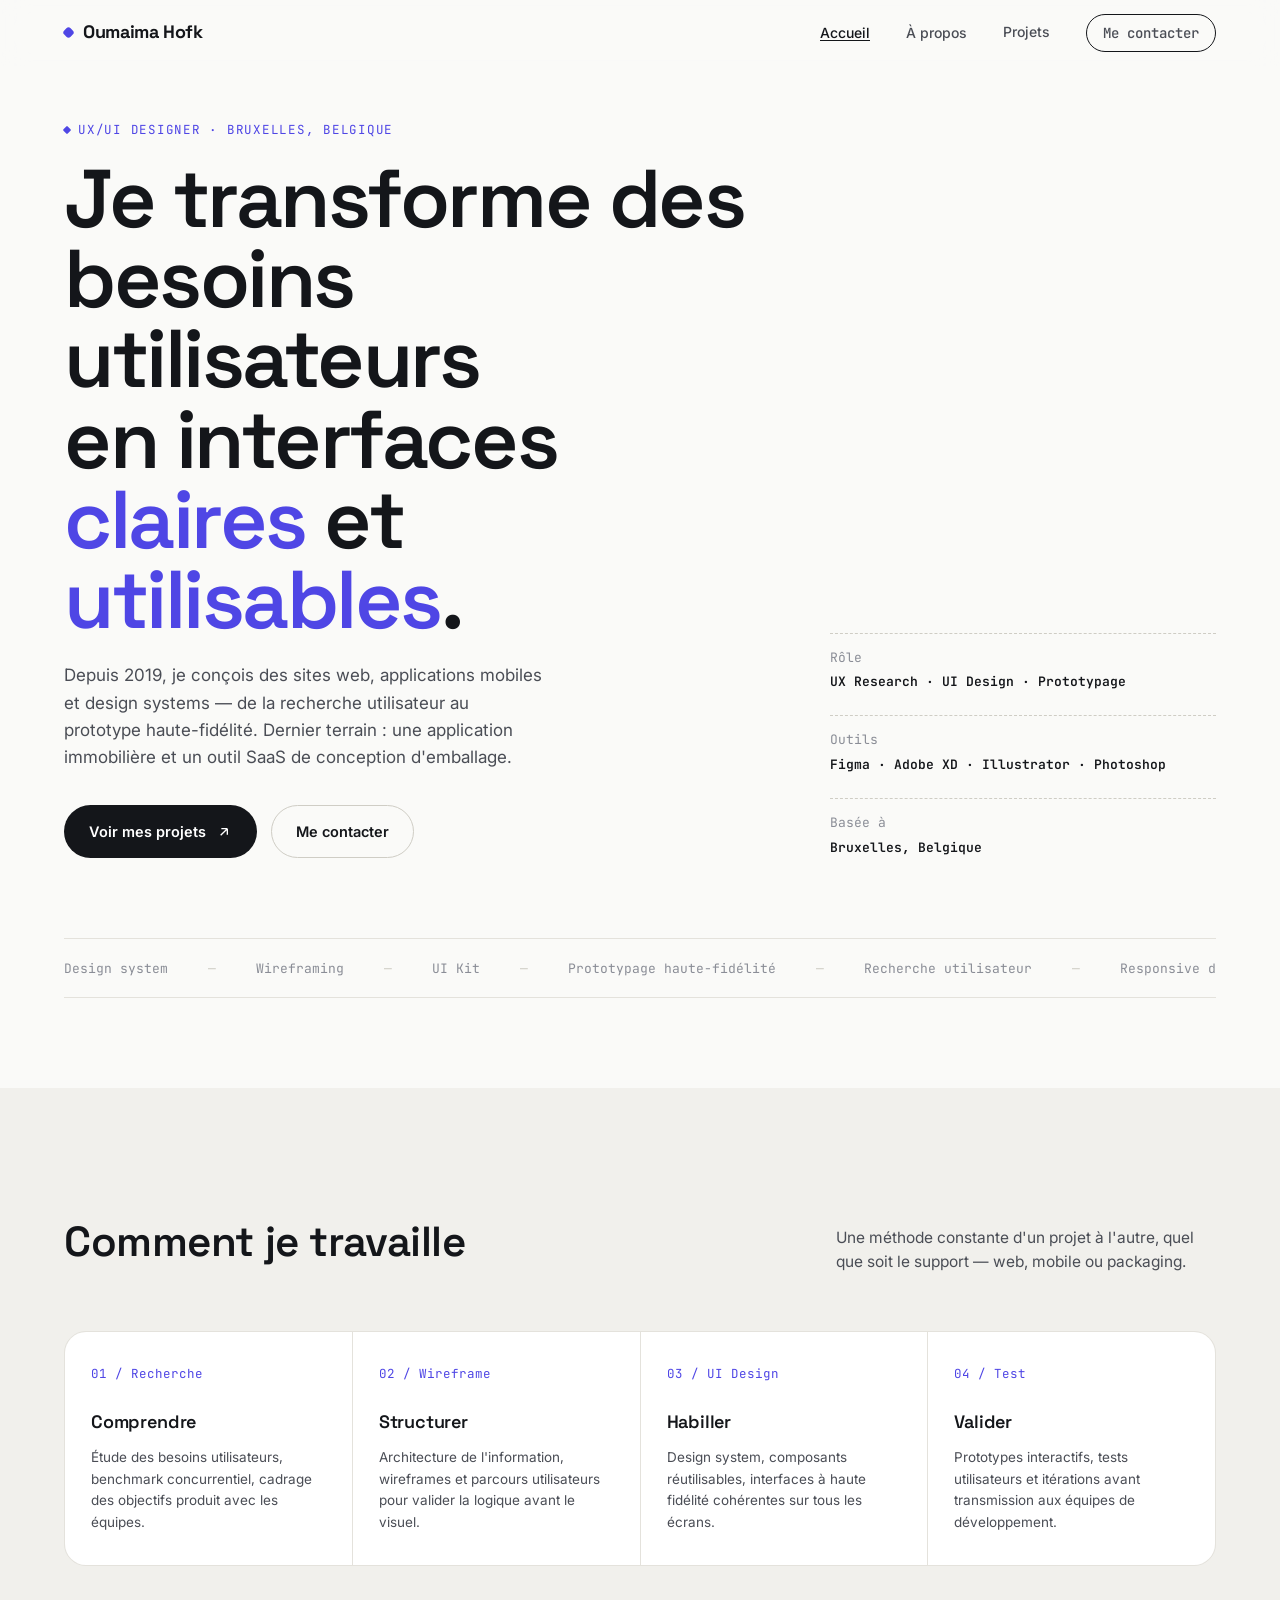
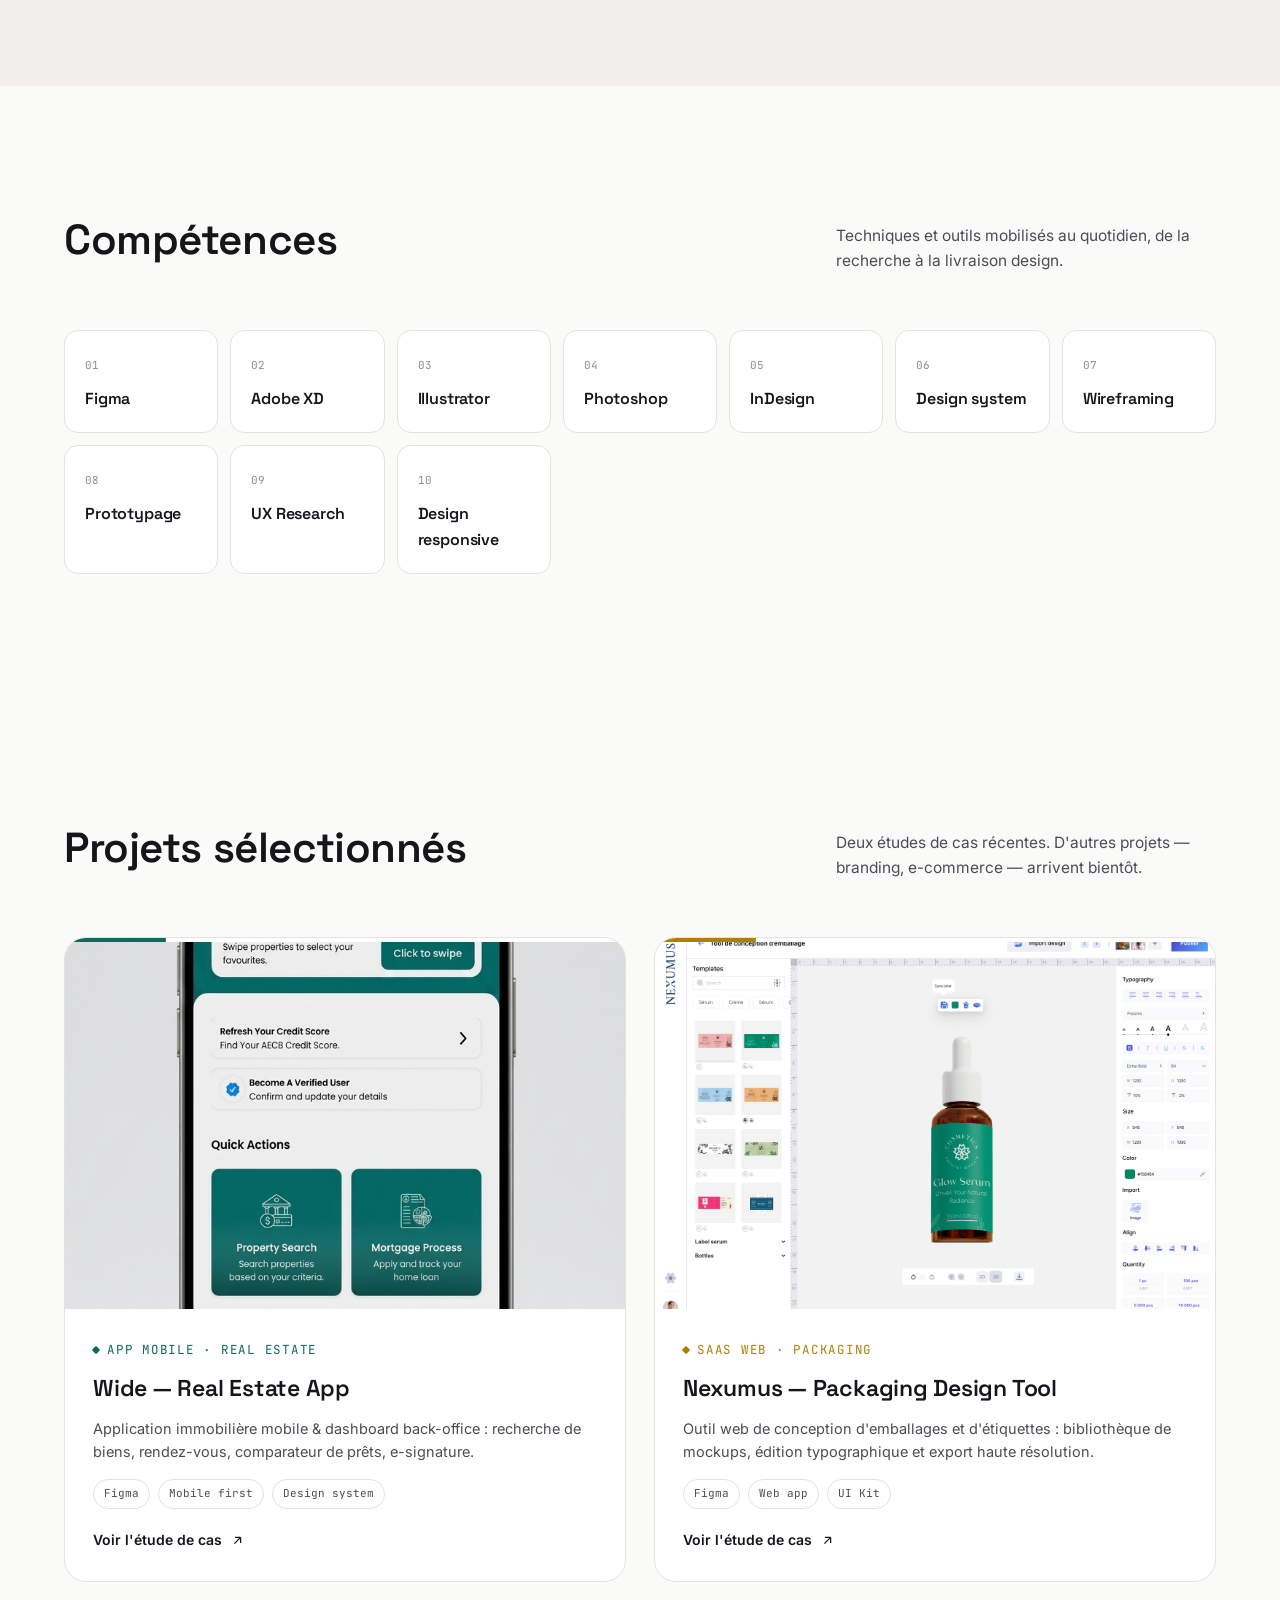
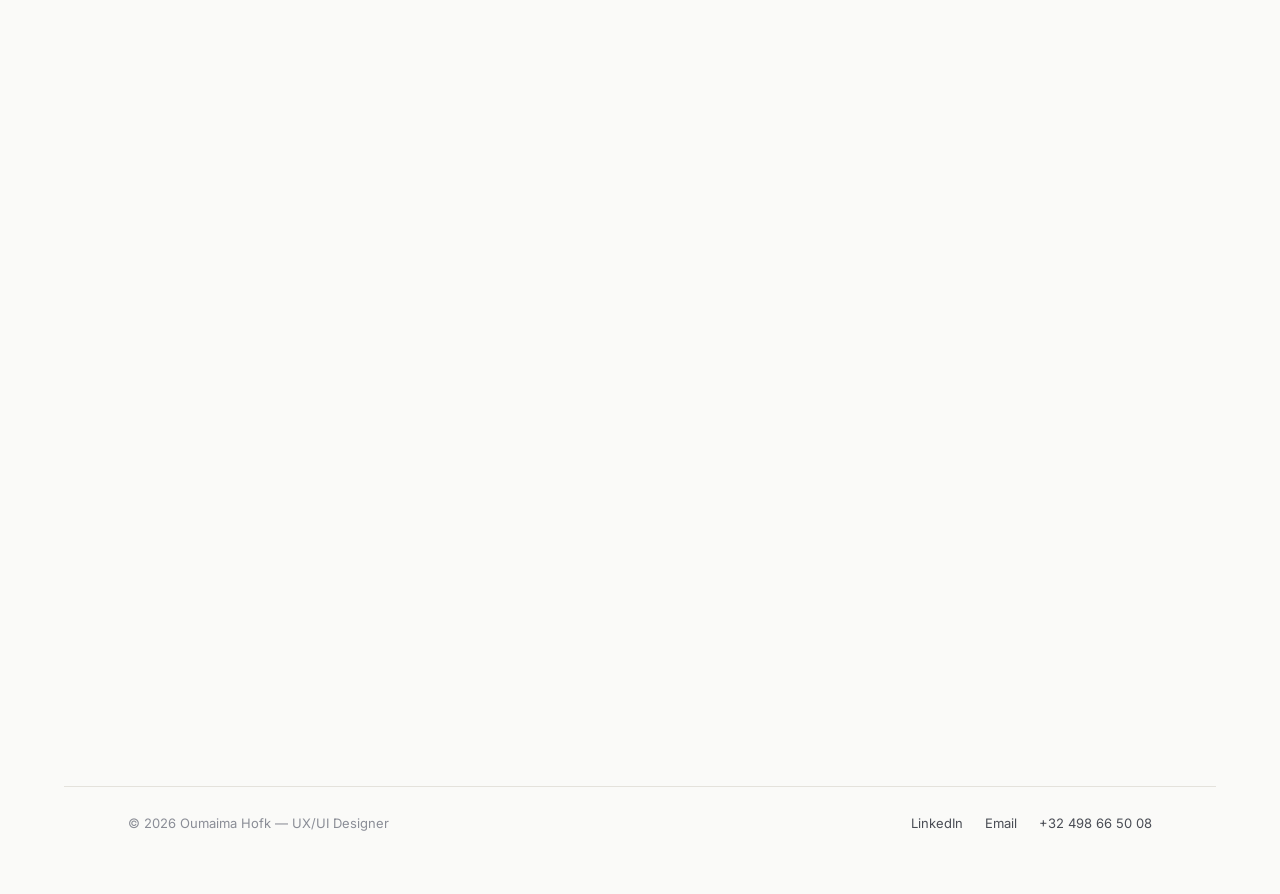
<file: index.html>
<!DOCTYPE html>
<html lang="fr">

<head>
  <meta charset="UTF-8">
  <meta name="viewport" content="width=device-width, initial-scale=1.0">
  <title>Oumaima Hofk — UX/UI Designer</title>
  <link rel="icon" type="image/png" href="favicon.png">
  <meta name="description"
    content="Oumaima Hofk, UX/UI Designer. Interfaces web & mobile, design systems, prototypage.">
  <link rel="preconnect" href="https://fonts.googleapis.com">
  <link rel="stylesheet" href="css/style.css">
</head>

<button class="back-to-top" aria-label="Retour en haut">
  <svg viewBox="0 0 24 24" fill="none" stroke="currentColor" stroke-width="2">
    <path d="M6 15L12 9L18 15"/>
  </svg>
</button>

<body>

  <nav class="site-nav">
    <a href="index.html" class="brand"><span class="dot"></span>Oumaima Hofk</a>
    <ul class="nav-links">
      <li><a href="index.html" class="is-active">Accueil</a></li>
      <li><a href="a-propos.html">À propos</a></li>
      <li class="nav-dropdown">
        <div class="nav-dropdown-row">
          <a href="projets.html">Projets</a>

          <button class="dropdown-toggle" type="button" aria-label="Afficher les projets" aria-expanded="false">
            <svg viewBox="0 0 24 24" fill="none" stroke="currentColor" stroke-width="2">
              <path d="M9 6L15 12L9 18" />
            </svg>
          </button>
        </div>

        <ul class="dropdown-menu">
          <li><a href="etude-cas-wide.html">Wide</a></li>
          <li><a href="etude-cas-nexumus.html">Nexumus</a></li>
          <li><a href="etude-cas-teamframe.html">TeamFrame</a></li>
        </ul>
      </li>
      <li><a href="mailto:oumaimahofk@gmail.com" class="nav-cta">Me contacter</a></li>
    </ul>
    <button class="nav-toggle" aria-label="Ouvrir le menu"><span></span><span></span><span></span></button>
  </nav>

  <!-- ============ HERO ============ -->
  <header class="hero">
    <div class="hero-grid">
      <div class="reveal-stagger">
        <span class="eyebrow">UX/UI Designer · Bruxelles, Belgique</span>
        <h1 style="margin-top:18px;">Je transforme des besoins utilisateurs<br>en interfaces <em>claires</em> et
          <em>utilisables</em>.</h1>
        <p class="hero-sub">Depuis 2019, je conçois des sites web, applications mobiles et design systems — de la
          recherche utilisateur au prototype haute-fidélité. Dernier terrain : une application immobilière et un outil
          SaaS de conception d'emballage.</p>
        <div class="hero-actions">
          <a href="projets.html" class="btn btn-primary">
            Voir mes projets
            <svg viewBox="0 0 24 24" fill="none" stroke="currentColor" stroke-width="2">
              <path d="M7 17L17 7M17 7H8M17 7V16" />
            </svg>
          </a>
          <a href="mailto:oumaimahofk@gmail.com" class="btn btn-outline">Me contacter</a>
        </div>
      </div>
      <div class="hero-meta reveal" style="transition-delay:.2s;">
        <div class="role">
          <div>Rôle</div>
          <div style="color:var(--ink); font-weight:600; margin-top:4px;">UX Research · UI Design · Prototypage</div>
        </div>
        <div class="role">
          <div>Outils</div>
          <div style="color:var(--ink); font-weight:600; margin-top:4px;">Figma · Adobe XD · Illustrator · Photoshop
          </div>
        </div>
        <div class="role">
          <div>Basée à</div>
          <div style="color:var(--ink); font-weight:600; margin-top:4px;">Bruxelles, Belgique</div>
        </div>
      </div>
    </div>

    <div class="marquee reveal">
      <div class="marquee-track">
        <span>Design system</span><span>Wireframing</span><span>UI Kit</span><span>Prototypage haute-fidélité</span>
        <span>Recherche utilisateur</span><span>Responsive design</span><span>Handoff développeurs</span>
        <span>Design system</span><span>Wireframing</span><span>UI Kit</span><span>Prototypage haute-fidélité</span>
        <span>Recherche utilisateur</span><span>Responsive design</span><span>Handoff développeurs</span>
      </div>
    </div>
  </header>

  <!-- ============ PROCESS ============ -->
  <section class="process">
    <div class="wrap section">
      <div class="section-head reveal">
        <h2>Comment je travaille</h2>
        <p class="lede">Une méthode constante d'un projet à l'autre, quel que soit le support — web, mobile ou
          packaging.</p>
      </div>
      <div class="process-grid reveal">
        <div class="process-step">
          <span class="num">01 / Recherche</span>
          <div>
            <h3>Comprendre</h3>
            <p>Étude des besoins utilisateurs, benchmark concurrentiel, cadrage des objectifs produit avec les équipes.
            </p>
          </div>
        </div>
        <div class="process-step">
          <span class="num">02 / Wireframe</span>
          <div>
            <h3>Structurer</h3>
            <p>Architecture de l'information, wireframes et parcours utilisateurs pour valider la logique avant le
              visuel.</p>
          </div>
        </div>
        <div class="process-step">
          <span class="num">03 / UI Design</span>
          <div>
            <h3>Habiller</h3>
            <p>Design system, composants réutilisables, interfaces à haute fidélité cohérentes sur tous les écrans.</p>
          </div>
        </div>
        <div class="process-step">
          <span class="num">04 / Test</span>
          <div>
            <h3>Valider</h3>
            <p>Prototypes interactifs, tests utilisateurs et itérations avant transmission aux équipes de développement.
            </p>
          </div>
        </div>
      </div>
    </div>
  </section>

  <!-- ============ SKILLS ============ -->
  <section class="wrap section">
    <div class="section-head reveal">
      <h2>Compétences</h2>
      <p class="lede">Techniques et outils mobilisés au quotidien, de la recherche à la livraison design.</p>
    </div>
    <div class="skills-grid reveal-stagger">
      <div class="skill-card"><span class="tag">01</span>
        <h4>Figma</h4>
      </div>
      <div class="skill-card"><span class="tag">02</span>
        <h4>Adobe XD</h4>
      </div>
      <div class="skill-card"><span class="tag">03</span>
        <h4>Illustrator</h4>
      </div>
      <div class="skill-card"><span class="tag">04</span>
        <h4>Photoshop</h4>
      </div>
      <div class="skill-card"><span class="tag">05</span>
        <h4>InDesign</h4>
      </div>
      <div class="skill-card"><span class="tag">06</span>
        <h4>Design system</h4>
      </div>
      <div class="skill-card"><span class="tag">07</span>
        <h4>Wireframing</h4>
      </div>
      <div class="skill-card"><span class="tag">08</span>
        <h4>Prototypage</h4>
      </div>
      <div class="skill-card"><span class="tag">09</span>
        <h4>UX Research</h4>
      </div>
      <div class="skill-card"><span class="tag">10</span>
        <h4>Design responsive</h4>
      </div>
    </div>
  </section>

  <!-- ============ SELECTED WORK ============ -->
  <section class="wrap section">
    <div class="section-head reveal">
      <h2>Projets sélectionnés</h2>
      <p class="lede">Deux études de cas récentes. D'autres projets — branding, e-commerce — arrivent bientôt.</p>
    </div>

    <div class="work-grid reveal-stagger">
      <a href="etude-cas-wide.html" class="project-card tk-wide">
        <div class="bar"></div>
        <div class="project-thumb"><img src="images/wide-01-home.png"
            alt="Écran d'accueil de l'application immobilière Wide" loading="lazy"></div>
        <div class="project-body">
          <span class="eyebrow">App mobile · Real estate</span>
          <h3>Wide — Real Estate App</h3>
          <p>Application immobilière mobile & dashboard back-office : recherche de biens, rendez-vous, comparateur de
            prêts, e-signature.</p>
          <div class="project-tags"><span>Figma</span><span>Mobile first</span><span>Design system</span></div>
          <span class="project-link">Voir l'étude de cas <svg viewBox="0 0 24 24" fill="none" stroke="currentColor"
              stroke-width="2">
              <path d="M7 17L17 7M17 7H8M17 7V16" />
            </svg></span>
        </div>
      </a>

      <a href="etude-cas-nexumus.html" class="project-card tk-nexumus">
        <div class="bar"></div>
        <div class="project-thumb"><img src="images/nexumus-06-serum-3d.jpg"
            alt="Aperçu 3D d'un flacon dans l'outil Nexumus" loading="lazy"></div>
        <div class="project-body">
          <span class="eyebrow">SaaS web · Packaging</span>
          <h3>Nexumus — Packaging Design Tool</h3>
          <p>Outil web de conception d'emballages et d'étiquettes : bibliothèque de mockups, édition typographique et
            export haute résolution.</p>
          <div class="project-tags"><span>Figma</span><span>Web app</span><span>UI Kit</span></div>
          <span class="project-link">Voir l'étude de cas <svg viewBox="0 0 24 24" fill="none" stroke="currentColor"
              stroke-width="2">
              <path d="M7 17L17 7M17 7H8M17 7V16" />
            </svg></span>
        </div>
      </a>
    </div>
  </section>

  <!-- ============ CONTACT ============ -->
  <section class="wrap section" style="padding-top:0;">
    <div class="contact-cta reveal">
      <h2>Un projet en tête ?<br>Discutons-en.</h2>
      <p class="lede">Une idée ambitieuse ? Donnons-lui vie ensemble. Partagez votre vision, et transformons-la en une
        réalisation unique et concrète.</p>
      <a href="mailto:oumaimahofk@gmail.com" class="btn btn-primary">
        oumaimahofk@gmail.com
        <svg viewBox="0 0 24 24" fill="none" stroke="currentColor" stroke-width="2">
          <path d="M7 17L17 7M17 7H8M17 7V16" />
        </svg>
      </a>
    </div>
  </section>

  <footer class="site-footer">
    <div class="wrap footer-grid">
      <p>© 2026 Oumaima Hofk — UX/UI Designer</p>
      <div class="footer-links">
        <a href="https://linkedin.com/in/oumaimahofk" target="_blank" rel="noopener">LinkedIn</a>
        <a href="mailto:oumaimahofk@gmail.com">Email</a>
        <a href="tel:+32498665008">+32 498 66 50 08</a>
      </div>
    </div>
  </footer>

  <script src="js/main.js"></script>
</body>

</html>
</file>
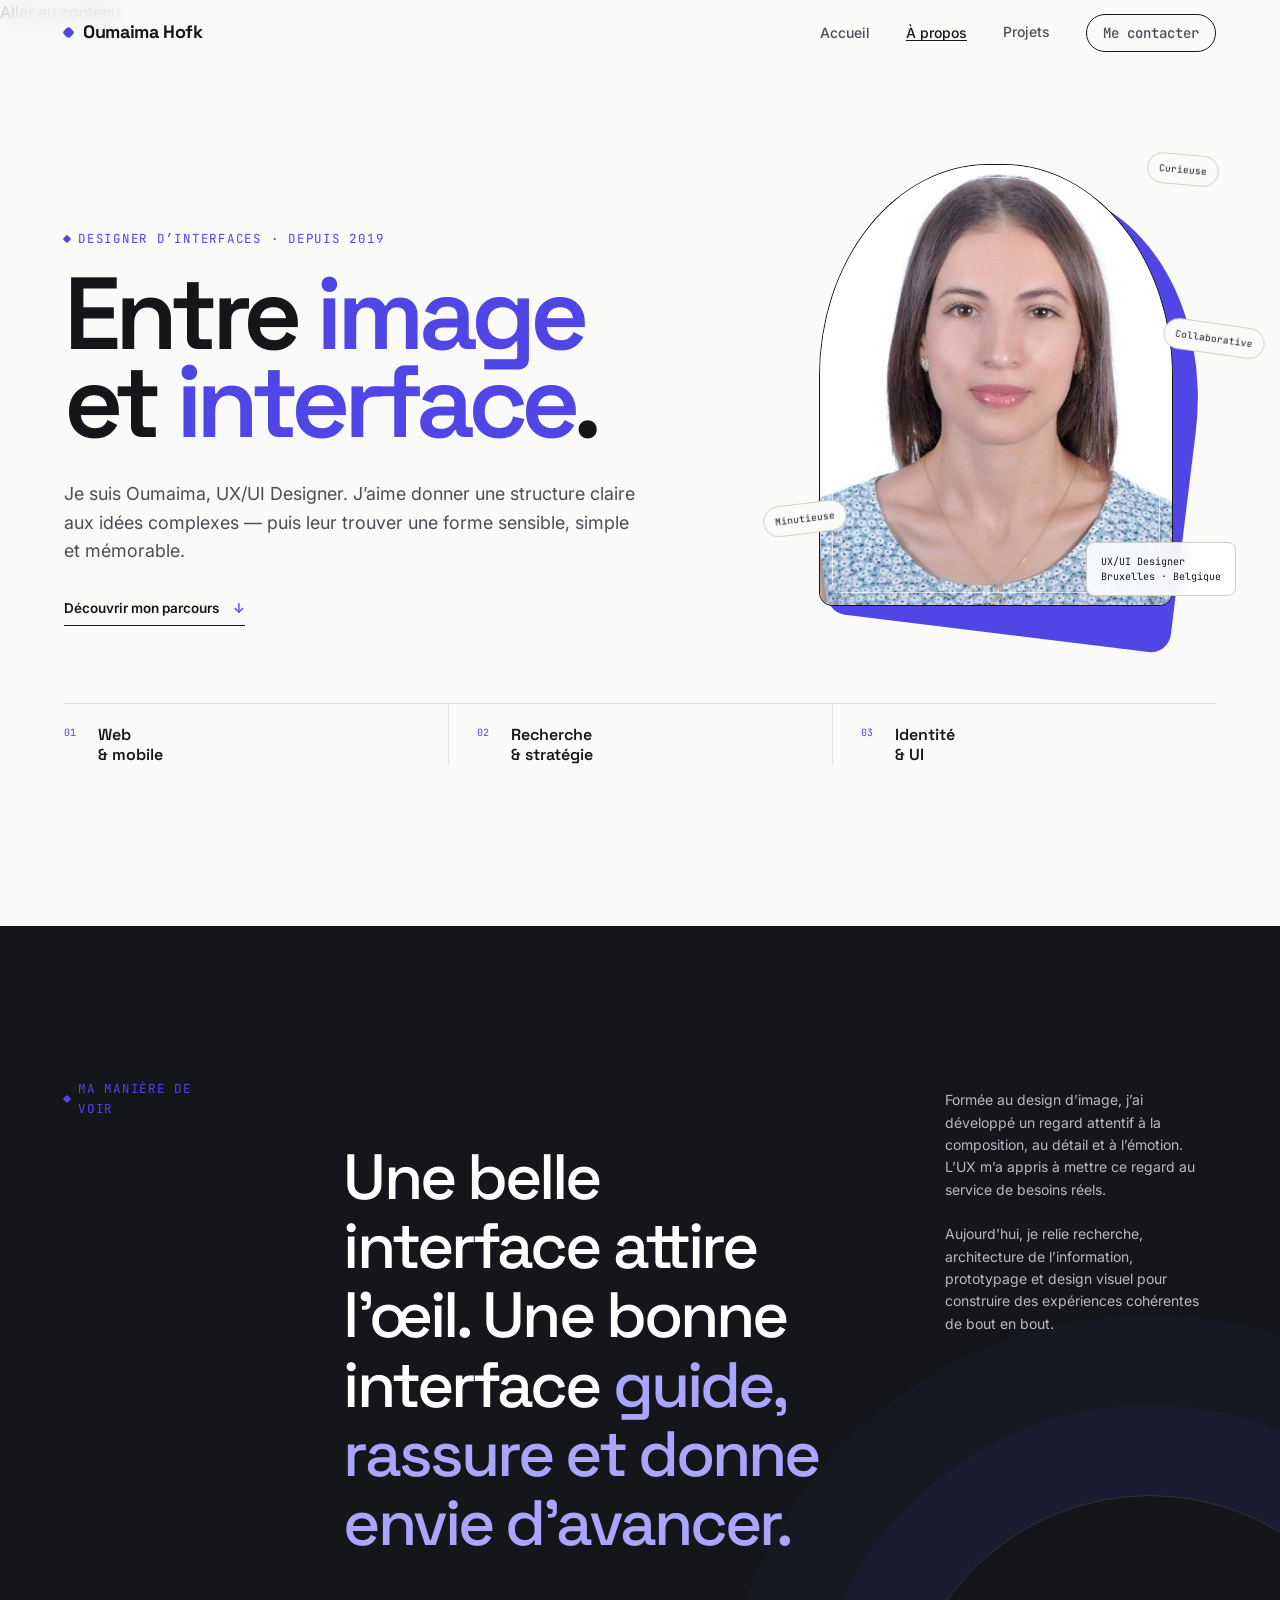
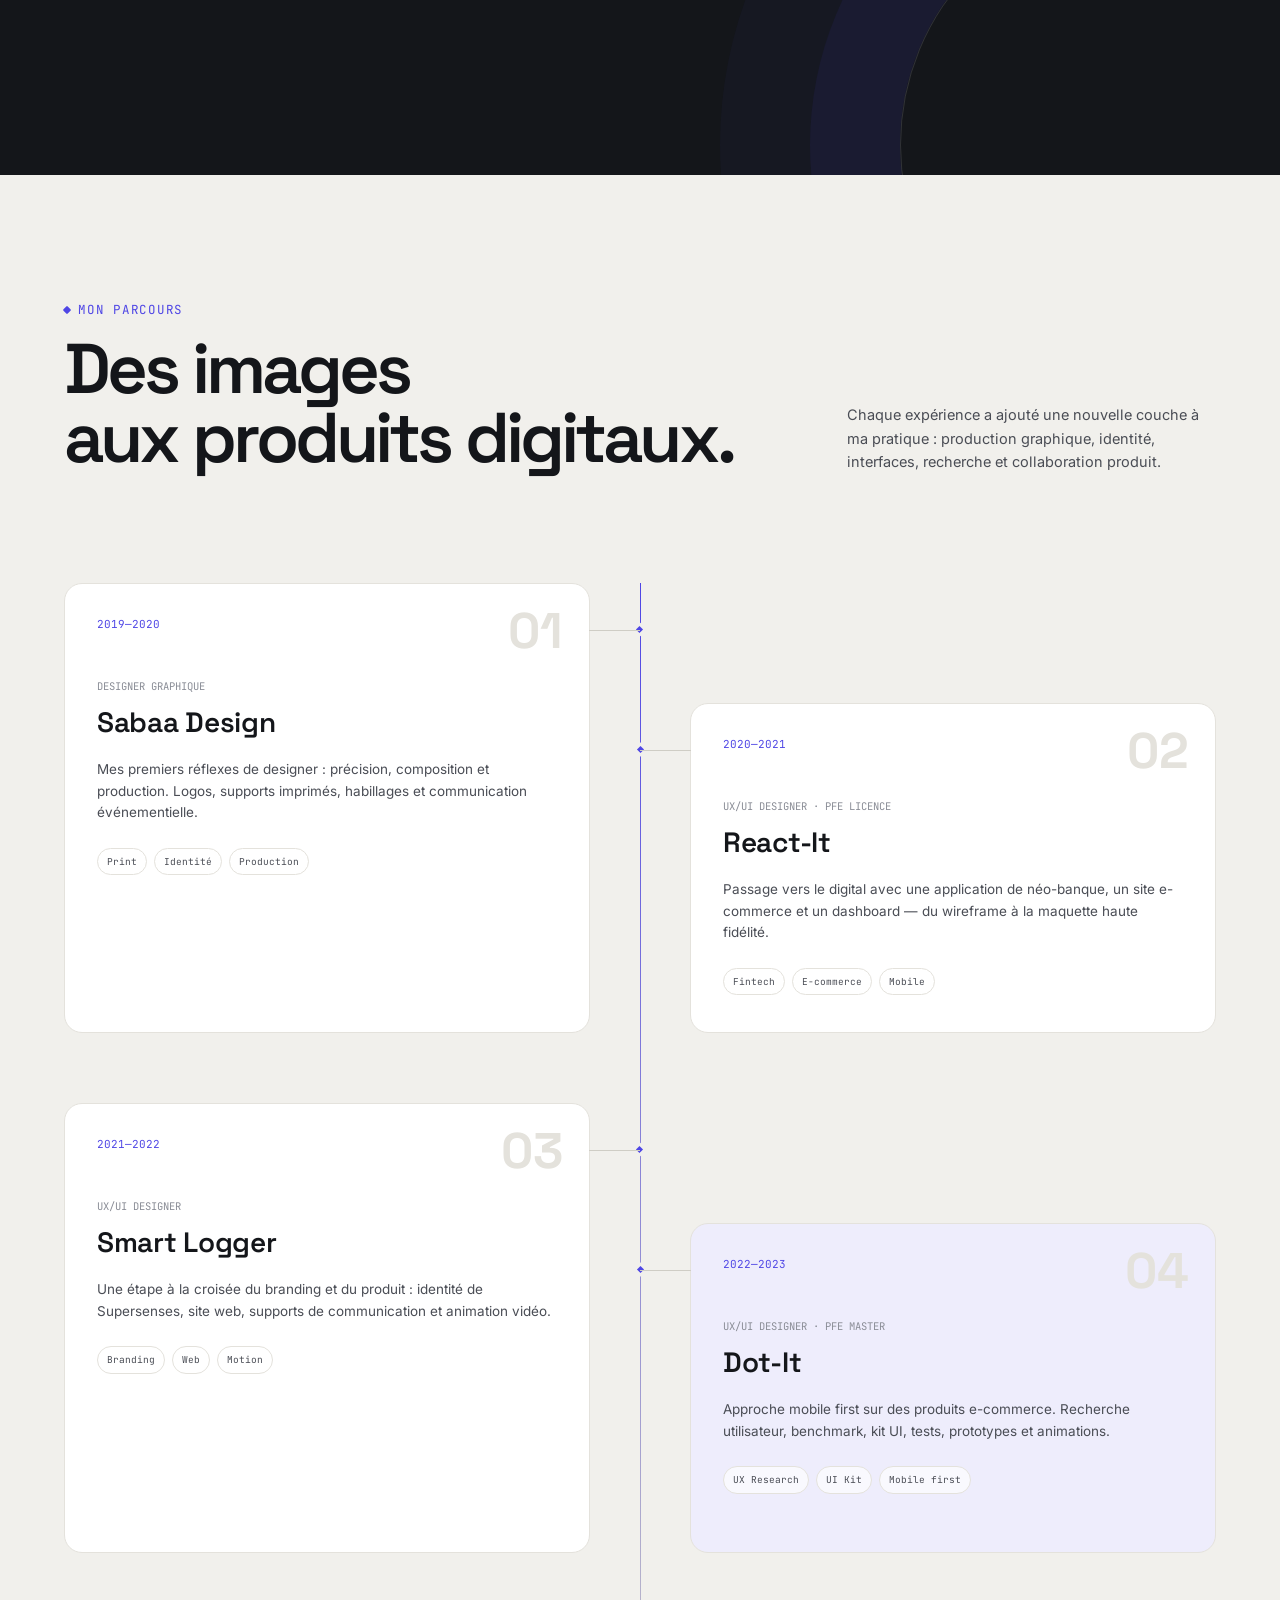
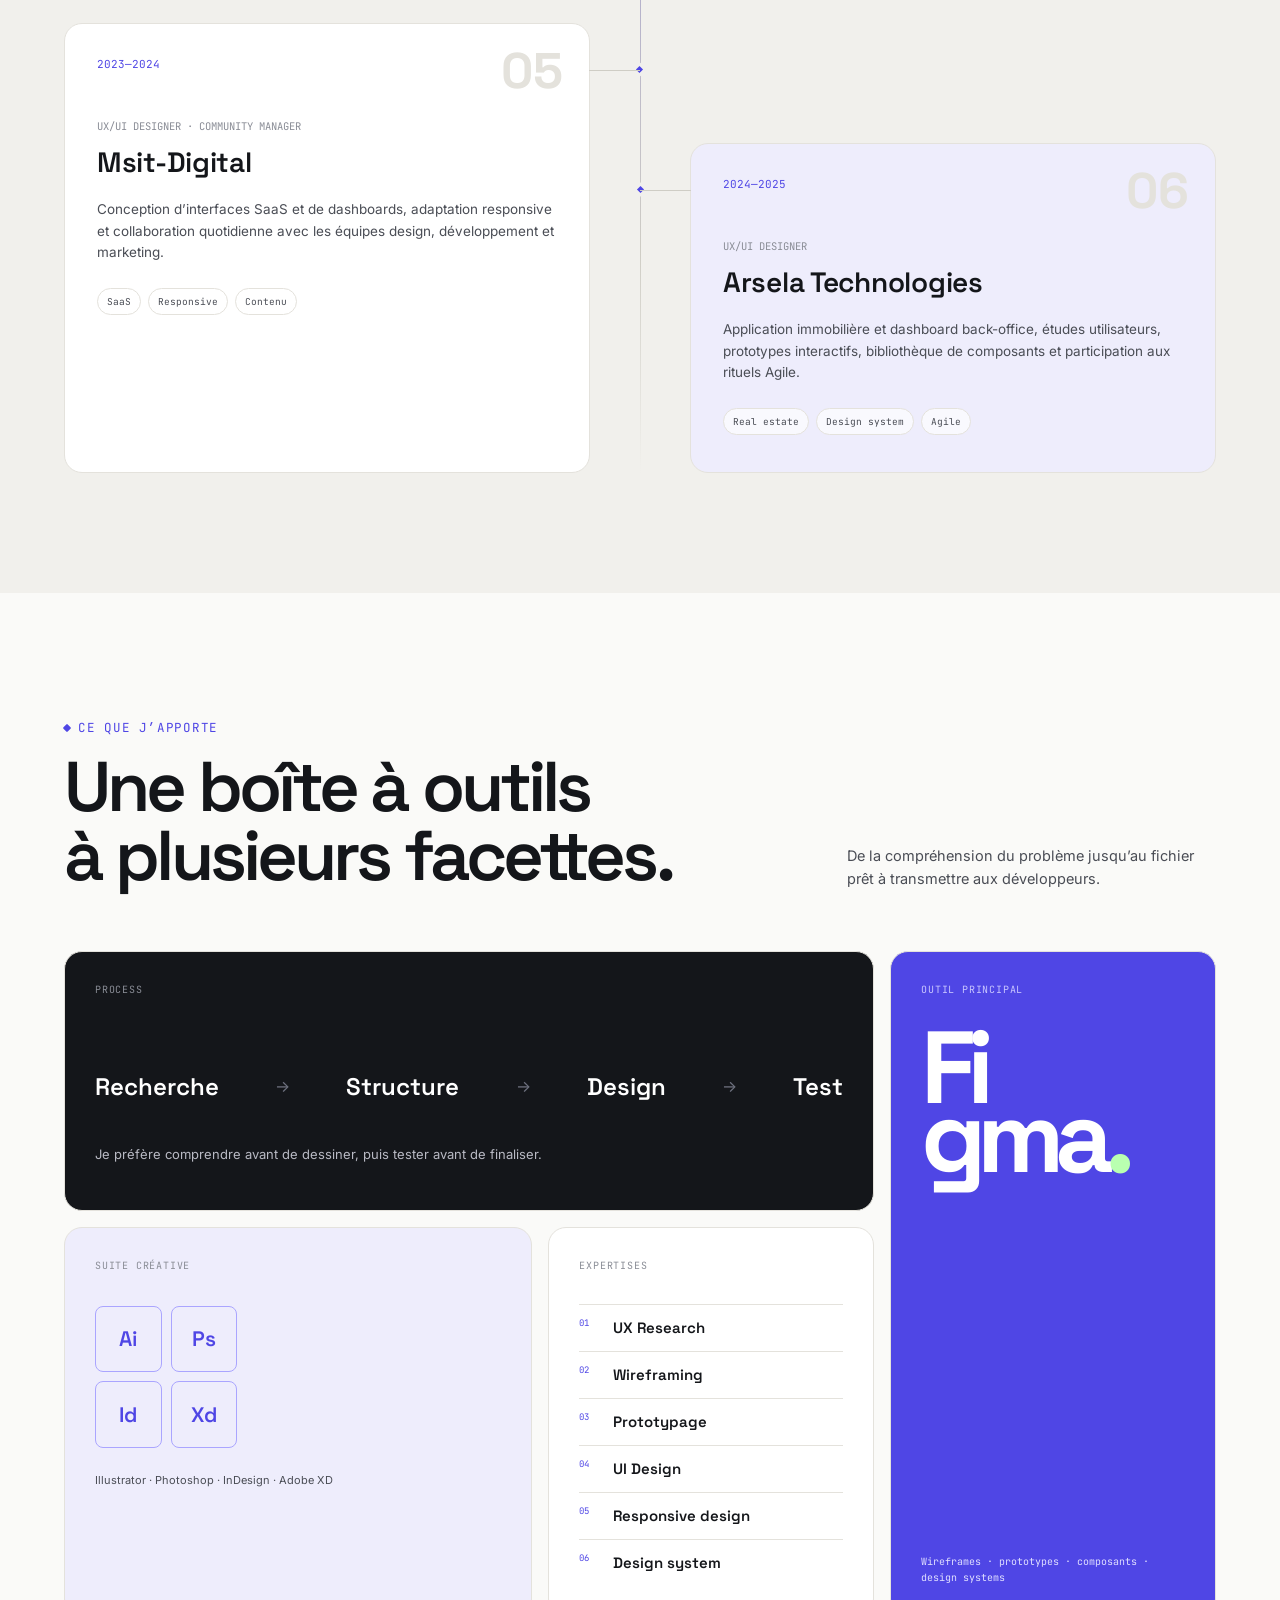
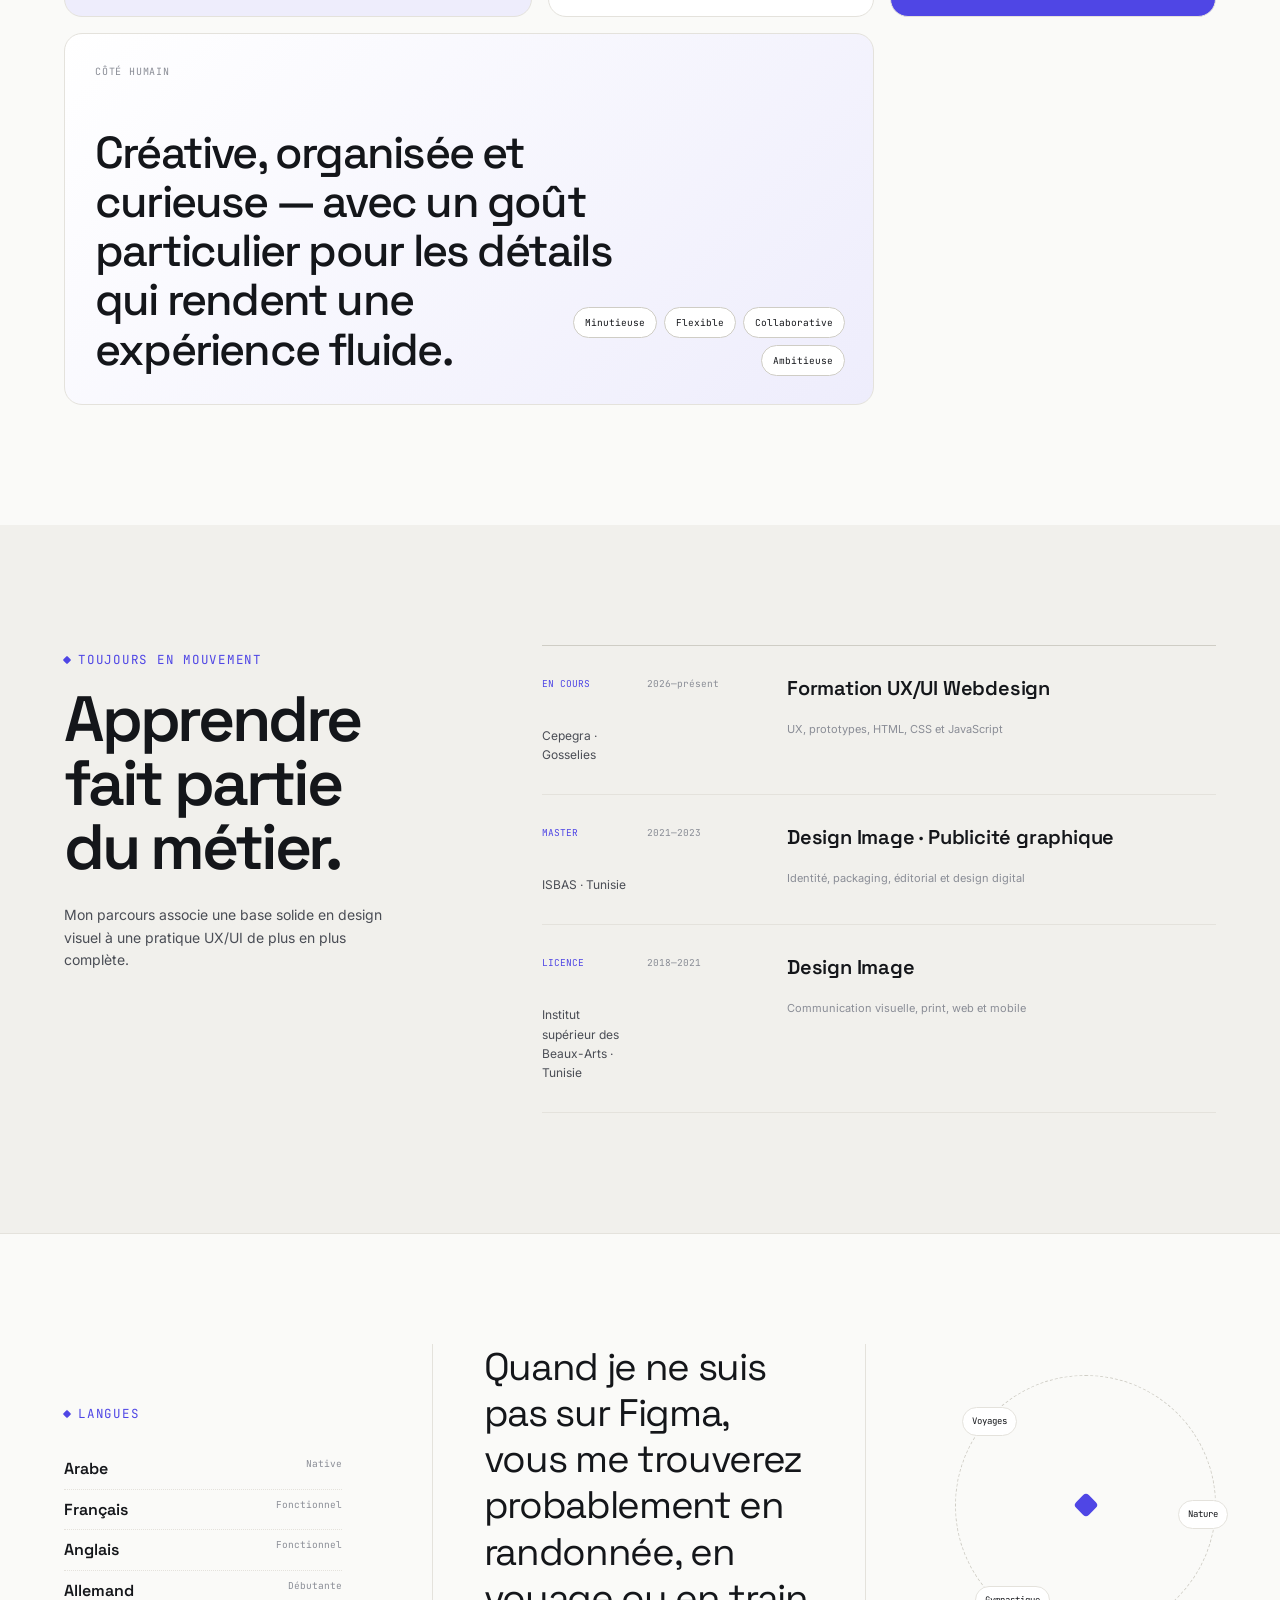
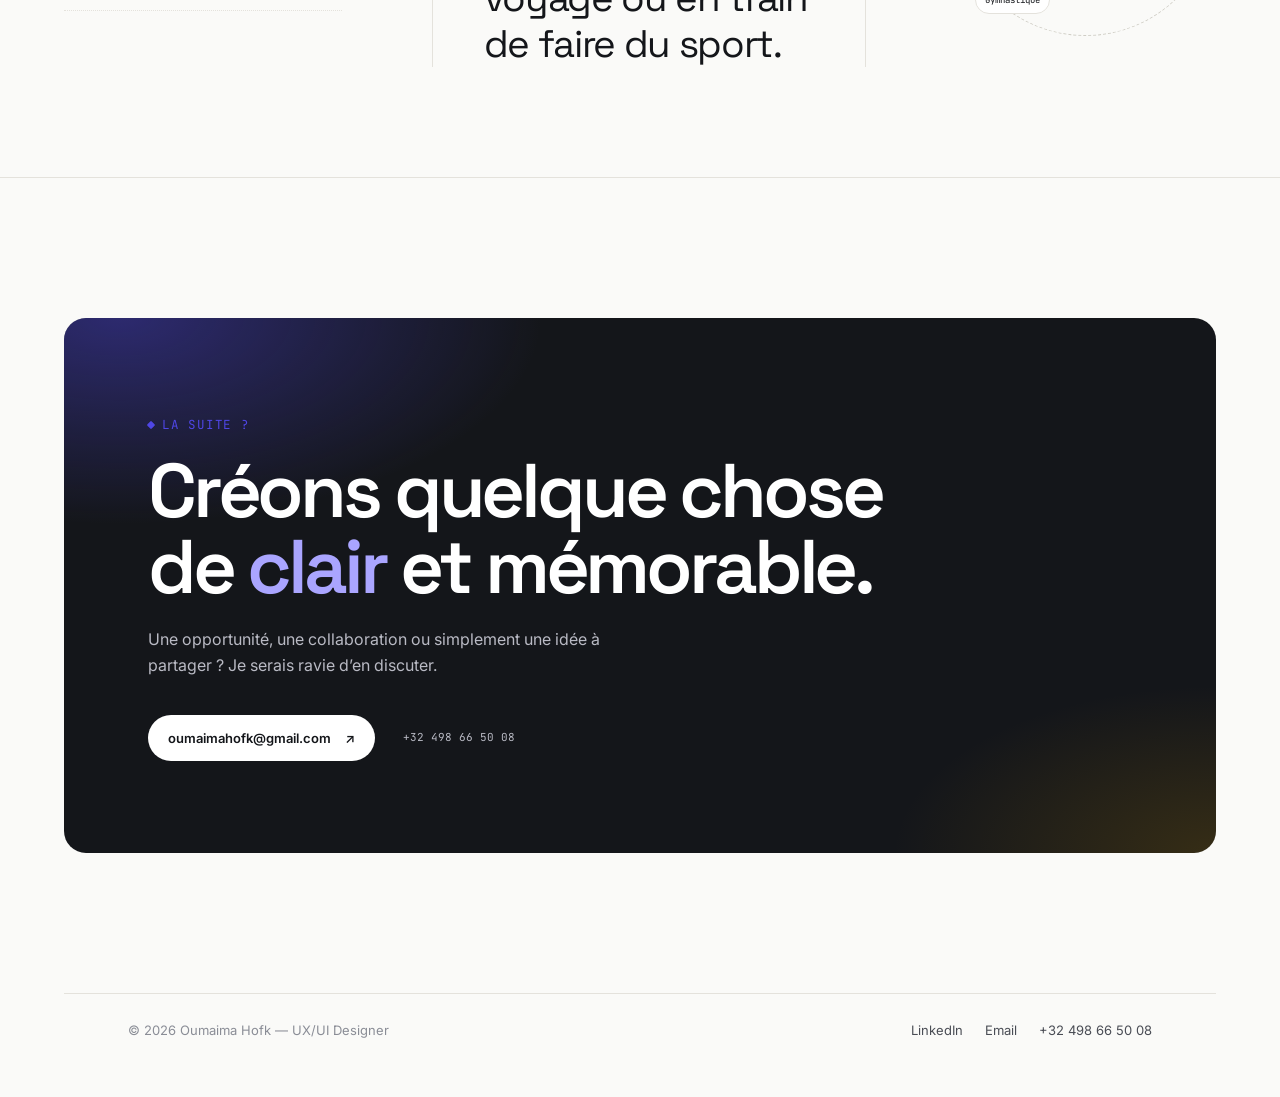
<file: a-propos.html>
<!doctype html>
<html lang="fr">
<head>
  <meta charset="utf-8">
  <meta name="viewport" content="width=device-width, initial-scale=1">
  <meta name="description" content="Découvrez le parcours, les compétences et l’univers d’Oumaima Hofk, UX/UI Designer à Charleroi.">
  <title>À propos — Oumaima Hofk</title>
  <link rel="icon" type="image/png" href="favicon.png">
  <link rel="stylesheet" href="css/style.css">
</head>

<button class="back-to-top" aria-label="Retour en haut">
  <svg viewBox="0 0 24 24" fill="none" stroke="currentColor" stroke-width="2">
    <path d="M6 15L12 9L18 15"/>
  </svg>
</button>

<body class="about-page">
  <a class="skip-link" href="#contenu">Aller au contenu</a>

  <nav class="site-nav" aria-label="Navigation principale">
    <a class="brand" href="index.html"><span class="dot" aria-hidden="true"></span>Oumaima Hofk</a>
    <ul class="nav-links">
      <li><a href="index.html">Accueil</a></li>
      <li><a class="is-active" href="a-propos.html" aria-current="page">À propos</a></li>
      <li class="nav-dropdown">
        <div class="nav-dropdown-row">
          <a href="projets.html">Projets</a>
          <button class="dropdown-toggle" aria-label="Afficher les projets" aria-expanded="false">
            <svg viewBox="0 0 24 24" fill="none" stroke="currentColor" stroke-width="2" aria-hidden="true"><path d="m9 18 6-6-6-6"/></svg>
          </button>
        </div>
        <ul class="dropdown-menu">
          <li><a href="etude-cas-wide.html">Wide</a></li>
          <li><a href="etude-cas-nexumus.html">Nexumus</a></li>
          <li><a href="etude-cas-teamframe.html">TeamFrame</a></li>
        </ul>
      </li>
      <li><a class="nav-cta" href="mailto:oumaimahofk@gmail.com">Me contacter</a></li>
    </ul>
    <button class="nav-toggle" aria-label="Ouvrir le menu"><span></span><span></span><span></span></button>
  </nav>

  <main id="contenu">
    <header class="story-hero">
      <div class="about-hero-grid wrap">
        <div class="hero-copy">
          <p class="eyebrow">Designer d’interfaces · Depuis 2019</p>
          <h1>Entre <em>image</em><br>et <em>interface</em>.</h1>
          <p class="hero-intro">Je suis Oumaima, UX/UI Designer. J’aime donner une structure claire aux idées complexes — puis leur trouver une forme sensible, simple et mémorable.</p>
          <a class="text-link" href="#histoire">Découvrir mon parcours <span>↓</span></a>
        </div>

        <div class="portrait-composition">
          <div class="portrait-frame">
            <img src="images/oumaima-hofk.png" alt="Portrait d’Oumaima Hofk" width="413" height="531">
          </div>
          <p class="portrait-caption">UX/UI Designer<br>Bruxelles · Belgique</p>
          <span class="floating-note note-one">Curieuse</span>
          <span class="floating-note note-two">Minutieuse</span>
          <span class="floating-note note-three">Collaborative</span>
        </div>

        <div class="hero-index" aria-label="Repères">
          <div><span>01</span><p>Web<br>& mobile</p></div>
          <div><span>02</span><p>Recherche<br>& stratégie</p></div>
          <div><span>03</span><p>Identité<br>& UI</p></div>
        </div>
      </div>
    </header>

    <section class="manifesto">
      <div class="wrap manifesto-grid">
        <p class="eyebrow light">Ma manière de voir</p>
        <blockquote>Une belle interface attire l’œil. Une bonne interface <em>guide, rassure et donne envie d’avancer.</em></blockquote>
        <div class="manifesto-copy">
          <p>Formée au design d’image, j’ai développé un regard attentif à la composition, au détail et à l’émotion. L’UX m’a appris à mettre ce regard au service de besoins réels.</p>
          <p>Aujourd’hui, je relie recherche, architecture de l’information, prototypage et design visuel pour construire des expériences cohérentes de bout en bout.</p>
        </div>
      </div>
    </section>

    <section class="journey section" id="histoire">
      <div class="wrap">
        <div class="section-heading">
          <div><p class="eyebrow">Mon parcours</p><h2>Des images<br>aux produits digitaux.</h2></div>
          <p>Chaque expérience a ajouté une nouvelle couche à ma pratique : production graphique, identité, interfaces, recherche et collaboration produit.</p>
        </div>

        <div class="journey-track">
          <span class="track-line" aria-hidden="true"></span>

          <article class="journey-card side-left">
            <div class="year">2019—2020</div>
            <div class="card-number">01</div>
            <p class="role">Designer graphique</p>
            <h3>Sabaa Design</h3>
            <p>Mes premiers réflexes de designer : précision, composition et production. Logos, supports imprimés, habillages et communication événementielle.</p>
            <div class="mini-tags"><span>Print</span><span>Identité</span><span>Production</span></div>
          </article>

          <article class="journey-card side-right">
            <div class="year">2020—2021</div>
            <div class="card-number">02</div>
            <p class="role">UX/UI Designer · PFE Licence</p>
            <h3>React-It</h3>
            <p>Passage vers le digital avec une application de néo-banque, un site e-commerce et un dashboard — du wireframe à la maquette haute fidélité.</p>
            <div class="mini-tags"><span>Fintech</span><span>E-commerce</span><span>Mobile</span></div>
          </article>

          <article class="journey-card side-left">
            <div class="year">2021—2022</div>
            <div class="card-number">03</div>
            <p class="role">UX/UI Designer</p>
            <h3>Smart Logger</h3>
            <p>Une étape à la croisée du branding et du produit : identité de Supersenses, site web, supports de communication et animation vidéo.</p>
            <div class="mini-tags"><span>Branding</span><span>Web</span><span>Motion</span></div>
          </article>

          <article class="journey-card side-right featured">
            <div class="year">2022—2023</div>
            <div class="card-number">04</div>
            <p class="role">UX/UI Designer · PFE Master</p>
            <h3>Dot-It</h3>
            <p>Approche mobile first sur des produits e-commerce. Recherche utilisateur, benchmark, kit UI, tests, prototypes et animations.</p>
            <div class="mini-tags"><span>UX Research</span><span>UI Kit</span><span>Mobile first</span></div>
          </article>

          <article class="journey-card side-left">
            <div class="year">2023—2024</div>
            <div class="card-number">05</div>
            <p class="role">UX/UI Designer · Community Manager</p>
            <h3>Msit-Digital</h3>
            <p>Conception d’interfaces SaaS et de dashboards, adaptation responsive et collaboration quotidienne avec les équipes design, développement et marketing.</p>
            <div class="mini-tags"><span>SaaS</span><span>Responsive</span><span>Contenu</span></div>
          </article>

          <article class="journey-card side-right featured">
            <div class="year">2024—2025</div>
            <div class="card-number">06</div>
            <p class="role">UX/UI Designer</p>
            <h3>Arsela Technologies</h3>
            <p>Application immobilière et dashboard back-office, études utilisateurs, prototypes interactifs, bibliothèque de composants et participation aux rituels Agile.</p>
            <div class="mini-tags"><span>Real estate</span><span>Design system</span><span>Agile</span></div>
          </article>
        </div>
      </div>
    </section>

    <section class="toolkit section">
      <div class="wrap">
        <div class="section-heading compact-heading">
          <div><p class="eyebrow">Ce que j’apporte</p><h2>Une boîte à outils<br>à plusieurs facettes.</h2></div>
          <p>De la compréhension du problème jusqu’au fichier prêt à transmettre aux développeurs.</p>
        </div>

        <div class="bento-grid">
          <article class="bento bento-process">
            <p class="bento-label">Process</p>
            <div class="process-loop" aria-label="Recherche, structure, design, test">
              <span>Recherche</span><i>→</i><span>Structure</span><i>→</i><span>Design</span><i>→</i><span>Test</span>
            </div>
            <p>Je préfère comprendre avant de dessiner, puis tester avant de finaliser.</p>
          </article>

          <article class="bento bento-figma">
            <p class="bento-label">Outil principal</p>
            <strong>Fi<br>gma<span>.</span></strong>
            <p>Wireframes · prototypes · composants · design systems</p>
          </article>

          <article class="bento bento-adobe">
            <p class="bento-label">Suite créative</p>
            <div class="app-grid"><span>Ai</span><span>Ps</span><span>Id</span><span>Xd</span></div>
            <p>Illustrator · Photoshop · InDesign · Adobe XD</p>
          </article>

          <article class="bento bento-skills">
            <p class="bento-label">Expertises</p>
            <ul>
              <li><span>01</span>UX Research</li>
              <li><span>02</span>Wireframing</li>
              <li><span>03</span>Prototypage</li>
              <li><span>04</span>UI Design</li>
              <li><span>05</span>Responsive design</li>
              <li><span>06</span>Design system</li>
            </ul>
          </article>

          <article class="bento bento-human">
            <p class="bento-label">Côté humain</p>
            <p class="human-copy">Créative, organisée et curieuse — avec un goût particulier pour les détails qui rendent une expérience fluide.</p>
            <div class="human-tags"><span>Minutieuse</span><span>Flexible</span><span>Collaborative</span><span>Ambitieuse</span></div>
          </article>
        </div>
      </div>
    </section>

    <section class="learning section">
      <div class="wrap learning-layout">
        <div class="learning-intro">
          <p class="eyebrow">Toujours en mouvement</p>
          <h2>Apprendre fait partie du métier.</h2>
          <p>Mon parcours associe une base solide en design visuel à une pratique UX/UI de plus en plus complète.</p>
        </div>
        <div class="learning-list">
          <article><span>En cours</span><time>2026—présent</time><h3>Formation UX/UI Webdesign</h3><p>Cepegra · Gosselies</p><small>UX, prototypes, HTML, CSS et JavaScript</small></article>
          <article><span>Master</span><time>2021—2023</time><h3>Design Image · Publicité graphique</h3><p>ISBAS · Tunisie</p><small>Identité, packaging, éditorial et design digital</small></article>
          <article><span>Licence</span><time>2018—2021</time><h3>Design Image</h3><p>Institut supérieur des Beaux-Arts · Tunisie</p><small>Communication visuelle, print, web et mobile</small></article>
        </div>
      </div>
    </section>

    <section class="personal-strip">
      <div class="wrap personal-grid">
        <div><p class="eyebrow">Langues</p><ul><li>Arabe <span>Native</span></li><li>Français <span>Fonctionnel</span></li><li>Anglais <span>Fonctionnel</span></li><li>Allemand <span>Débutante</span></li></ul></div>
        <div class="personal-quote"><p>Quand je ne suis pas sur Figma, vous me trouverez probablement en randonnée, en voyage ou en train de faire du sport.</p></div>
        <div class="interest-orbit" aria-label="Centres d’intérêt"><span>Voyages</span><span>Nature</span><span>Gymnastique</span><i aria-hidden="true"></i></div>
      </div>
    </section>

    <section class="contact-section wrap">
      <div class="contact-card">
        <p class="eyebrow light">La suite ?</p>
        <h2>Créons quelque chose de <em>clair</em> et mémorable.</h2>
        <p>Une opportunité, une collaboration ou simplement une idée à partager ? Je serais ravie d’en discuter.</p>
        <div class="contact-actions">
          <a class="button-light" href="mailto:oumaimahofk@gmail.com">oumaimahofk@gmail.com <span>↗</span></a>
          <a href="tel:+32498665008">+32 498 66 50 08</a>
        </div>
      </div>
    </section>
  </main>

  <footer class="site-footer">
    <div class="wrap footer-grid">
      <p>© 2026 Oumaima Hofk — UX/UI Designer</p>
      <div class="footer-links">
        <a href="https://linkedin.com/in/oumaima.hofk" target="_blank" rel="noopener">LinkedIn</a>
        <a href="mailto:oumaimahofk@gmail.com">Email</a>
        <a href="tel:+32498665008">+32 498 66 50 08</a>
      </div>
    </div>
  </footer>

  <script src="js/main.js"></script>
</body>
</html>
</file>
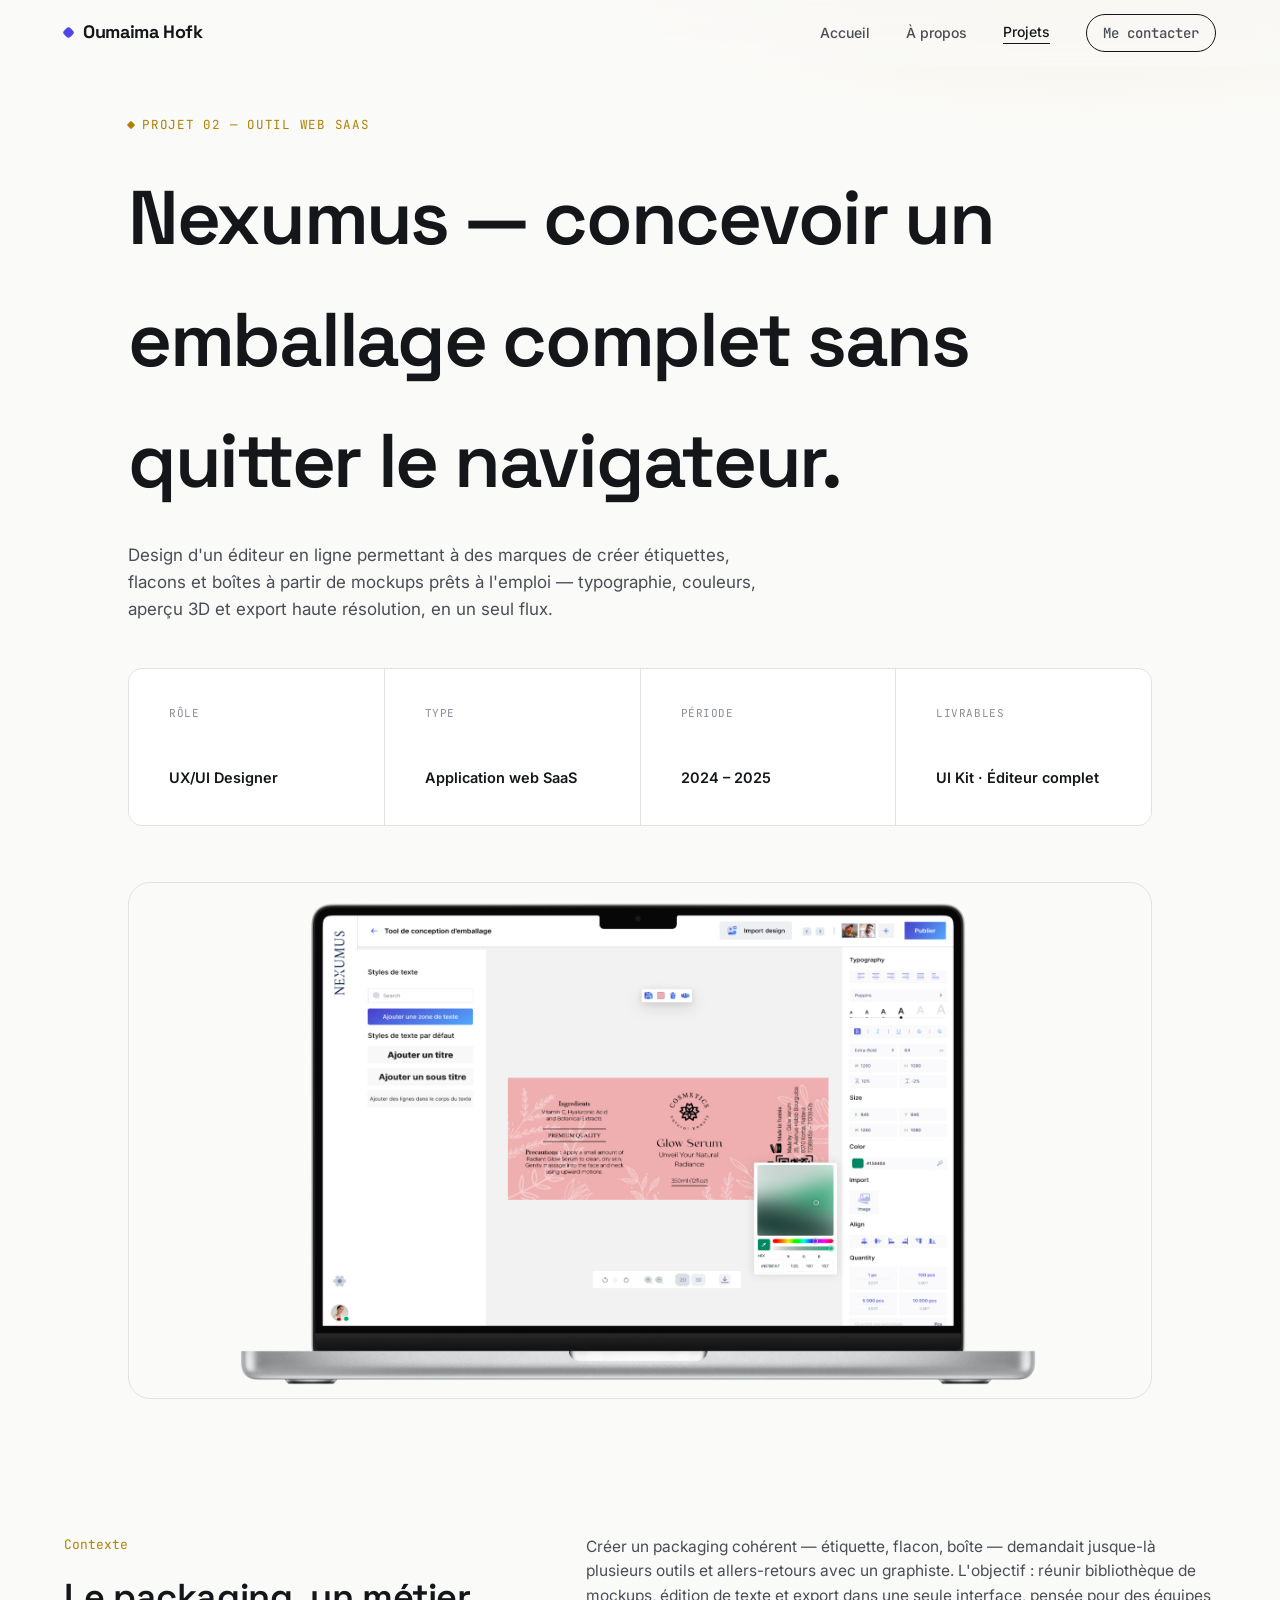
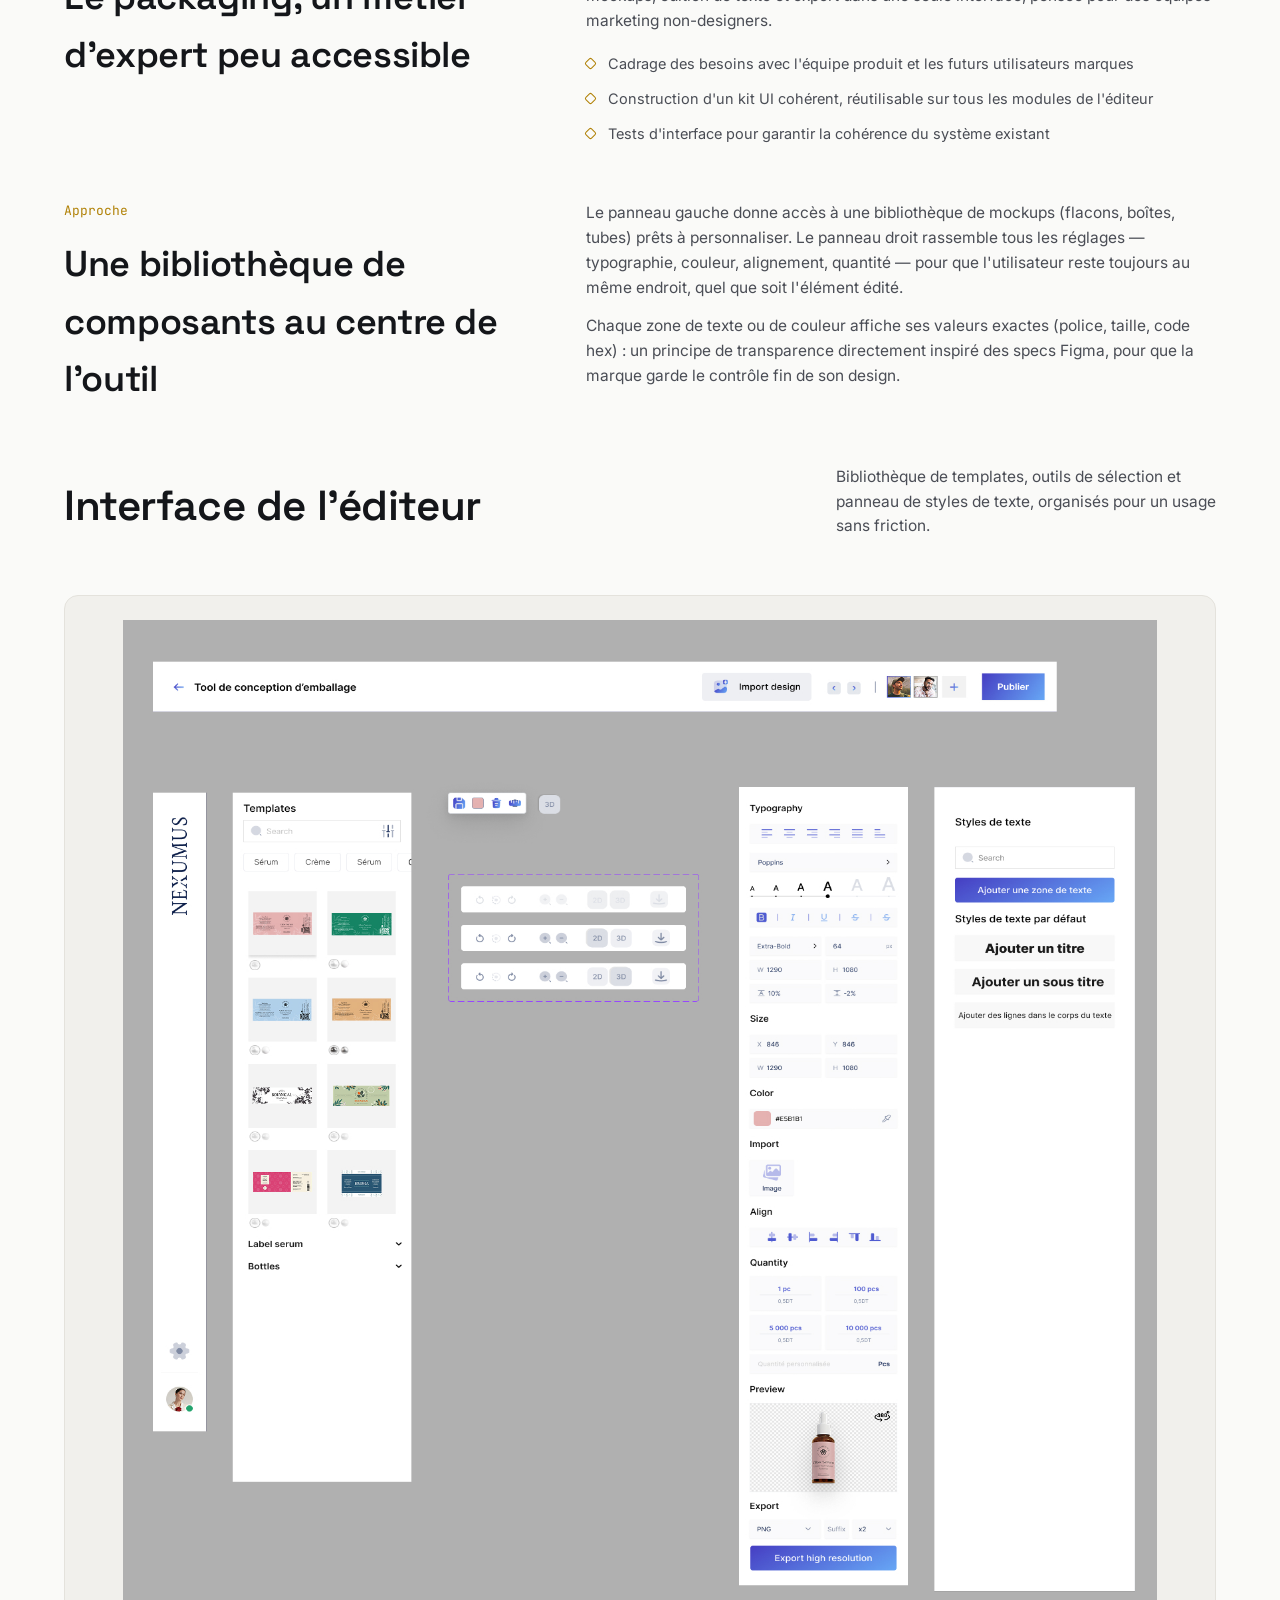
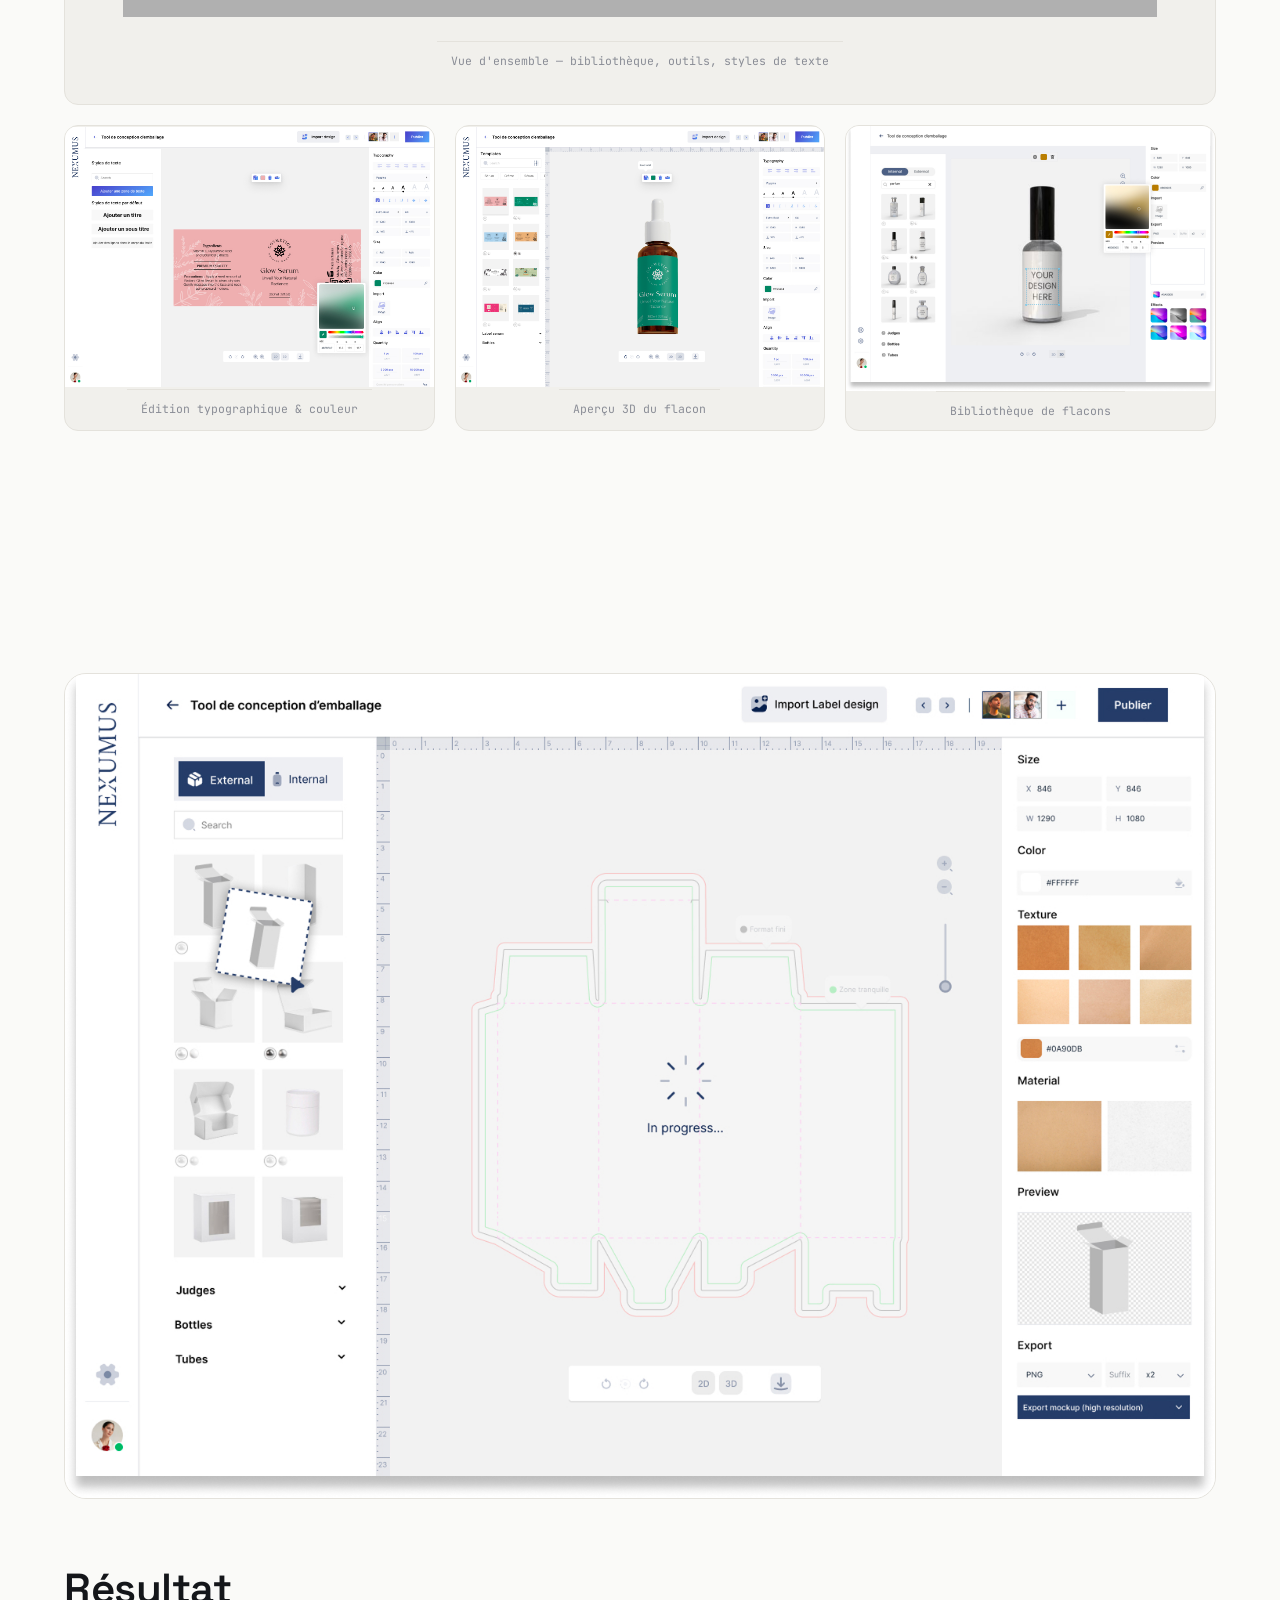
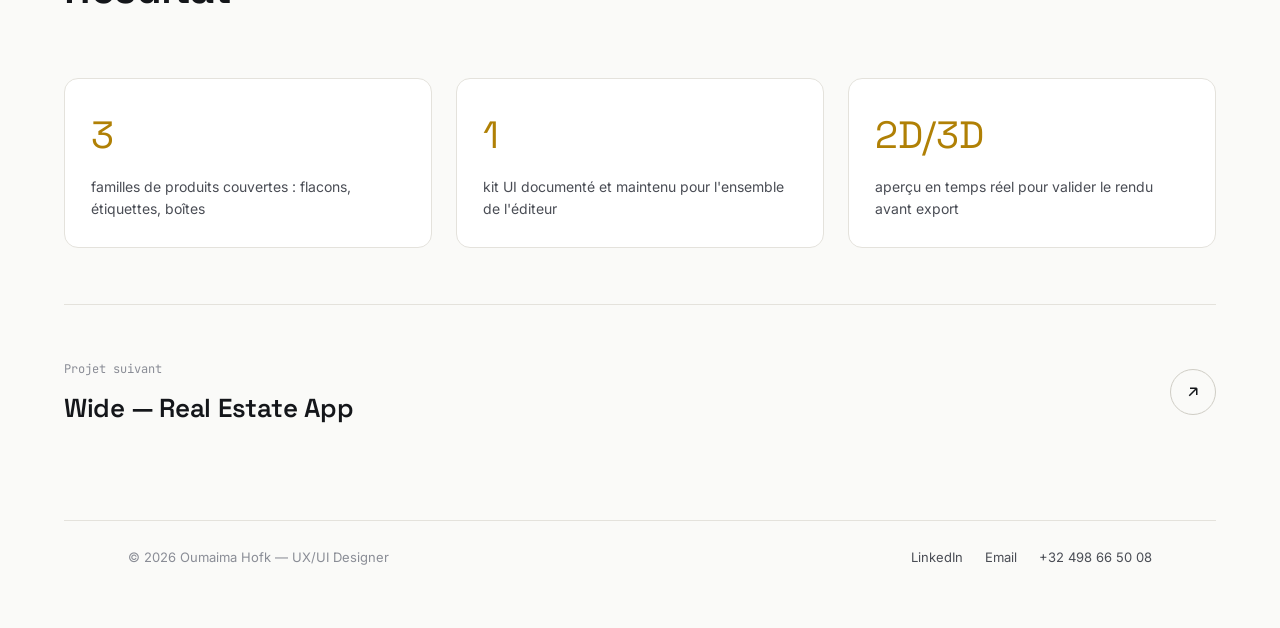
<file: etude-cas-nexumus.html>
<!DOCTYPE html>
<html lang="fr">

<head>
  <meta charset="UTF-8">
  <meta name="viewport" content="width=device-width, initial-scale=1.0">
  <title>Nexumus — Packaging Design Tool — Oumaima Hofk</title>
  <link rel="icon" type="image/png" href="favicon.png">
  <meta name="description"
    content="Étude de cas : conception UX/UI de Nexumus, un outil web de conception d'emballages et d'étiquettes.">
  <link rel="stylesheet" href="css/style.css">
</head>

<button class="back-to-top" aria-label="Retour en haut">
  <svg viewBox="0 0 24 24" fill="none" stroke="currentColor" stroke-width="2">
    <path d="M6 15L12 9L18 15"/>
  </svg>
</button>

<body class="tk-nexumus">

  <nav class="site-nav">
    <a href="index.html" class="brand"><span class="dot"></span>Oumaima Hofk</a>
    <ul class="nav-links">
      <li><a href="index.html">Accueil</a></li>
      <li><a href="a-propos.html">À propos</a></li>
      <li class="nav-dropdown">
        <div class="nav-dropdown-row">
          <a href="projets.html" class="is-active">Projets</a>

          <button class="dropdown-toggle" type="button" aria-label="Afficher les projets" aria-expanded="false">
            <svg viewBox="0 0 24 24" fill="none" stroke="currentColor" stroke-width="2">
              <path d="M9 6L15 12L9 18" />
            </svg>
          </button>
        </div>

        <ul class="dropdown-menu">
          <li><a href="etude-cas-wide.html">Wide</a></li>
          <li><a href="etude-cas-nexumus.html">Nexumus</a></li>
          <li><a href="etude-cas-teamframe.html">TeamFrame</a></li>
        </ul>
      </li>
      <li><a href="mailto:oumaimahofk@gmail.com" class="nav-cta">Me contacter</a></li>
    </ul>
    <button class="nav-toggle" aria-label="Ouvrir le menu"><span></span><span></span><span></span></button>
  </nav>

  <header class="cs-hero">
    <div class="wrap">
      <div class="cs-kicker reveal">
        <span class="eyebrow">Projet 02 — Outil web SaaS</span>
      </div>
      <h1 class="cs-title reveal" style="transition-delay:.06s;">Nexumus — concevoir un emballage complet sans quitter
        le navigateur.</h1>
      <p class="cs-lede reveal" style="transition-delay:.12s;">Design d'un éditeur en ligne permettant à des marques de
        créer étiquettes, flacons et boîtes à partir de mockups prêts à l'emploi — typographie, couleurs, aperçu 3D et
        export haute résolution, en un seul flux.</p>

      <div class="cs-meta reveal" style="transition-delay:.18s;">
        <div>
          <div class="k">Rôle</div>
          <div class="v">UX/UI Designer</div>
        </div>
        <div>
          <div class="k">Type</div>
          <div class="v">Application web SaaS</div>
        </div>
        <div>
          <div class="k">Période</div>
          <div class="v">2024 – 2025</div>
        </div>
        <div>
          <div class="k">Livrables</div>
          <div class="v">UI Kit · Éditeur complet</div>
        </div>
      </div>

      <div class="cs-cover reveal img-laptop-container" style="transition-delay:.24s;">
        <img class="img-laptop" src="images/nexumus-02-laptop.png"
          alt="Éditeur d'étiquette Nexumus affiché sur un MacBook" loading="lazy">
      </div>
    </div>
  </header>

  <section class="cs-section">
    <div class="wrap cs-2col">
      <div class="reveal">
        <span class="num">Contexte</span>
        <h2>Le packaging, un métier d'expert peu accessible</h2>
      </div>
      <div class="reveal" style="transition-delay:.08s;">
        <p>Créer un packaging cohérent — étiquette, flacon, boîte — demandait jusque-là plusieurs outils et
          allers-retours avec un graphiste. L'objectif : réunir bibliothèque de mockups, édition de texte et export dans
          une seule interface, pensée pour des équipes marketing non-designers.</p>
        <ul>
          <li>Cadrage des besoins avec l'équipe produit et les futurs utilisateurs marques</li>
          <li>Construction d'un kit UI cohérent, réutilisable sur tous les modules de l'éditeur</li>
          <li>Tests d'interface pour garantir la cohérence du système existant</li>
        </ul>
      </div>
    </div>
  </section>

  <section class="cs-section" style="padding-top:0;">
    <div class="wrap cs-2col">
      <div class="reveal">
        <span class="num">Approche</span>
        <h2>Une bibliothèque de composants au centre de l'outil</h2>
      </div>
      <div class="reveal" style="transition-delay:.08s;">
        <p>Le panneau gauche donne accès à une bibliothèque de mockups (flacons, boîtes, tubes) prêts à personnaliser.
          Le panneau droit rassemble tous les réglages — typographie, couleur, alignement, quantité — pour que
          l'utilisateur reste toujours au même endroit, quel que soit l'élément édité.</p>
        <p style="margin-top:14px;">Chaque zone de texte ou de couleur affiche ses valeurs exactes (police, taille, code
          hex) : un principe de transparence directement inspiré des specs Figma, pour que la marque garde le contrôle
          fin de son design.</p>
      </div>
    </div>
  </section>

  <section class="cs-section" style="padding-top:0;">
    <div class="wrap">
      <div class="section-head reveal">
        <h2>Interface de l'éditeur</h2>
        <p class="lede">Bibliothèque de templates, outils de sélection et panneau de styles de texte, organisés pour un
          usage sans friction.</p>
      </div>
      <div class="cs-gallery reveal-stagger">
        <figure class="span-3"><img class="neximus-overview" src="images/nexumus-01-ui-kit.jpg"
            alt="Vue complète de l'interface de l'éditeur d'emballage avec bibliothèque de templates" loading="lazy">
          <figcaption>Vue d'ensemble — bibliothèque, outils, styles de texte</figcaption>
        </figure>
        <figure><img src="images/nexumus-05-label-editor.jpg" alt="Édition de la couleur d'un titre sur une étiquette"
            loading="lazy">
          <figcaption>Édition typographique & couleur</figcaption>
        </figure>
        <figure><img src="images/nexumus-06-serum-3d.jpg" alt="Aperçu 3D d'un flacon de sérum personnalisé"
            loading="lazy">
          <figcaption>Aperçu 3D du flacon</figcaption>
        </figure>
        <figure><img src="images/nexumus-03-bottle-library.jpg"
            alt="Bibliothèque de flacons internes et externes avec sélecteur de couleur" loading="lazy">
          <figcaption>Bibliothèque de flacons</figcaption>
        </figure>
      </div>
    </div>
  </section>

  <section class="cs-section" style="padding-top:0;">
    <div class="wrap cs-2col">
      <div class="reveal">
        <span class="num">Boîtes & découpe</span>
        <h2>Du gabarit de découpe à l'export final</h2>
      </div>
      <div class="reveal" style="transition-delay:.08s;">
        <p>Pour les boîtes, l'utilisateur choisit une forme dans la bibliothèque puis ajuste texture, matière et couleur
          directement sur le gabarit de découpe technique — avant de générer un export haute résolution prêt pour
          l'impression.</p>
      </div>
    </div>
    <div class="wrap" style="margin-top:36px;">
      <div class="cs-wide-shot reveal">
        <img src="images/nexumus-04-die-cut.jpg"
          alt="Gabarit de découpe technique d'une boîte avec panneau de texture et de matière" loading="lazy">
      </div>
    </div>
  </section>

  <section class="cs-section" style="padding-top:0;">
    <div class="wrap">
      <div class="section-head reveal">
        <h2>Résultat</h2>
      </div>
      <div class="cs-outcome reveal-stagger">
        <div class="outcome-card">
          <div class="big">3</div>
          <p>familles de produits couvertes : flacons, étiquettes, boîtes</p>
        </div>
        <div class="outcome-card">
          <div class="big">1</div>
          <p>kit UI documenté et maintenu pour l'ensemble de l'éditeur</p>
        </div>
        <div class="outcome-card">
          <div class="big">2D/3D</div>
          <p>aperçu en temps réel pour valider le rendu avant export</p>
        </div>
      </div>
    </div>
  </section>

  <div class="wrap">
    <div class="cs-next reveal">
      <div>
        <span class="label">Projet suivant</span>
        <h3>Wide — Real Estate App</h3>
      </div>
      <a href="etude-cas-wide.html">
        <span class="arrow"><svg viewBox="0 0 24 24" fill="none" stroke="currentColor" stroke-width="2">
            <path d="M7 17L17 7M17 7H8M17 7V16" />
          </svg></span>
      </a>
    </div>
  </div>

  <footer class="site-footer">
    <div class="wrap footer-grid">
      <p>© 2026 Oumaima Hofk — UX/UI Designer</p>
      <div class="footer-links">
        <a href="https://linkedin.com/in/oumaima.hofk" target="_blank" rel="noopener">LinkedIn</a>
        <a href="mailto:oumaimahofk@gmail.com">Email</a>
        <a href="tel:+32498665008">+32 498 66 50 08</a>
      </div>
    </div>
  </footer>

  <script src="js/main.js"></script>
</body>

</html>
</file>
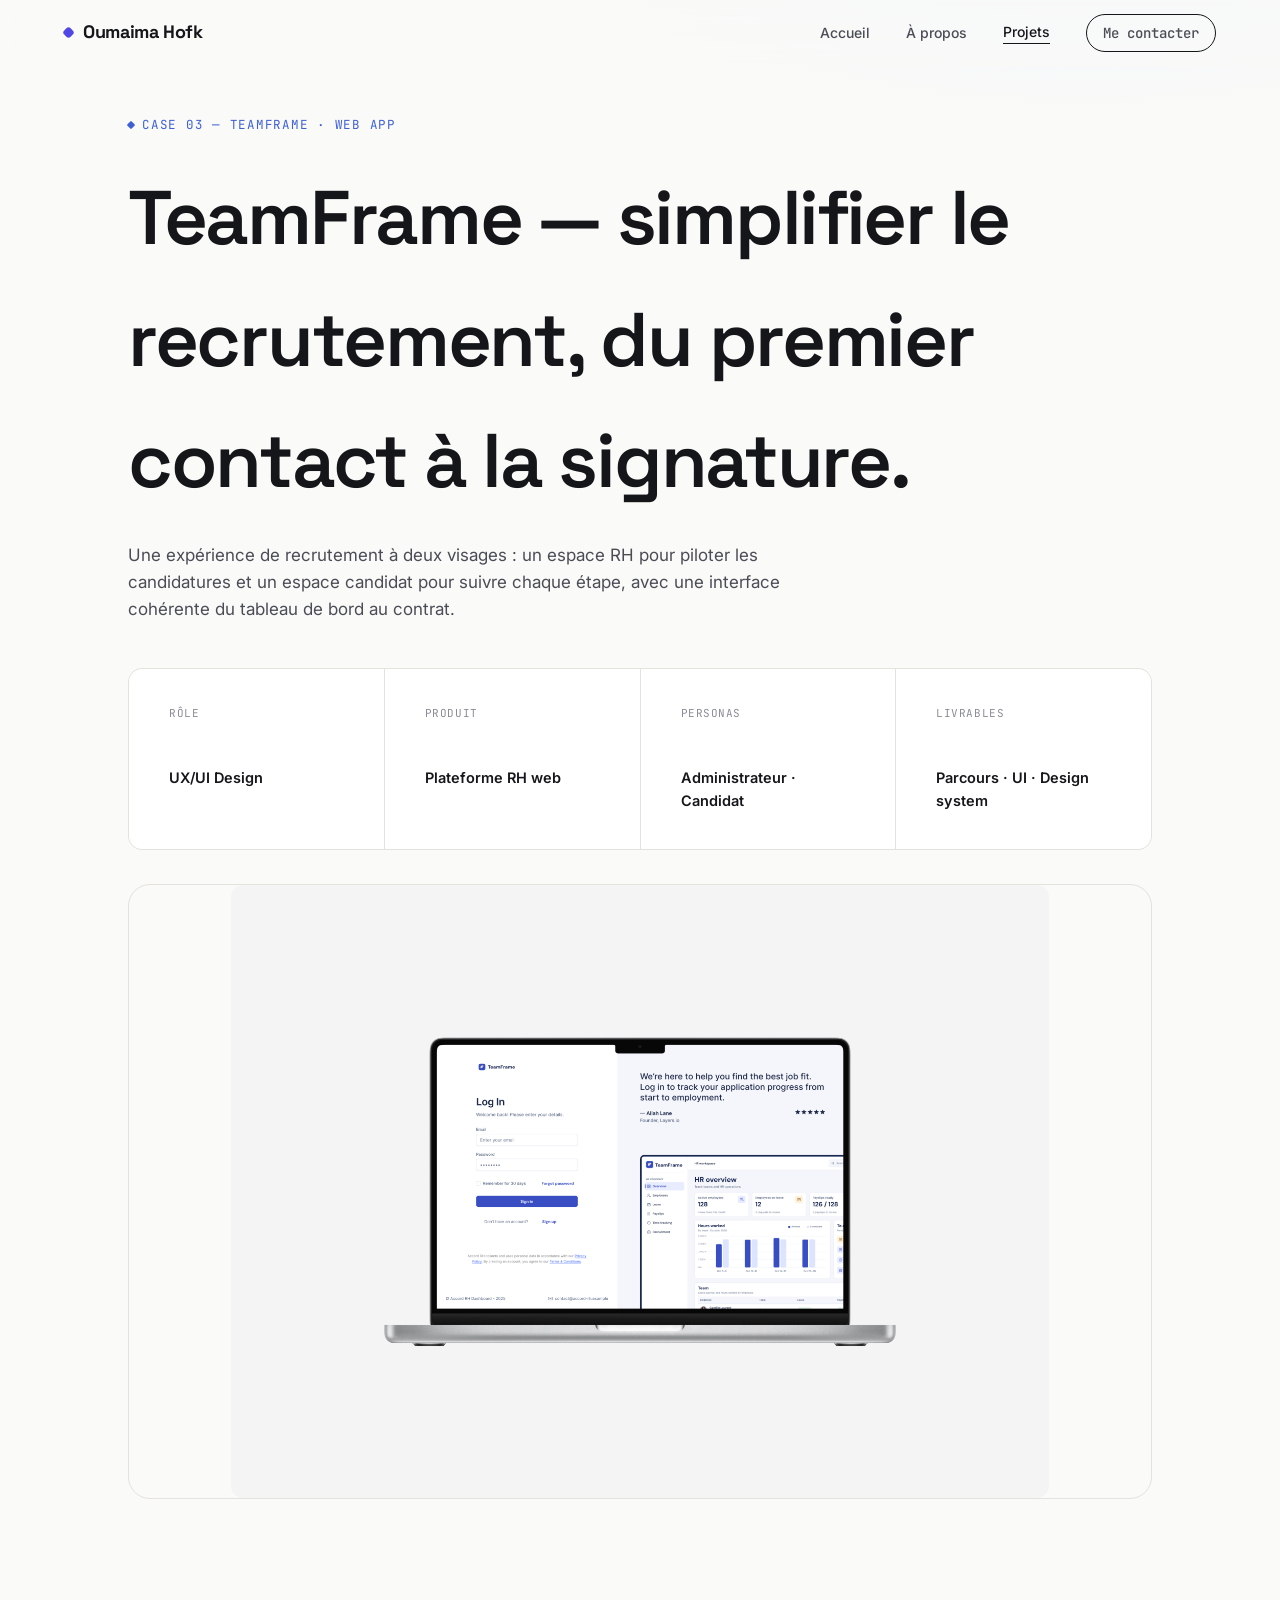
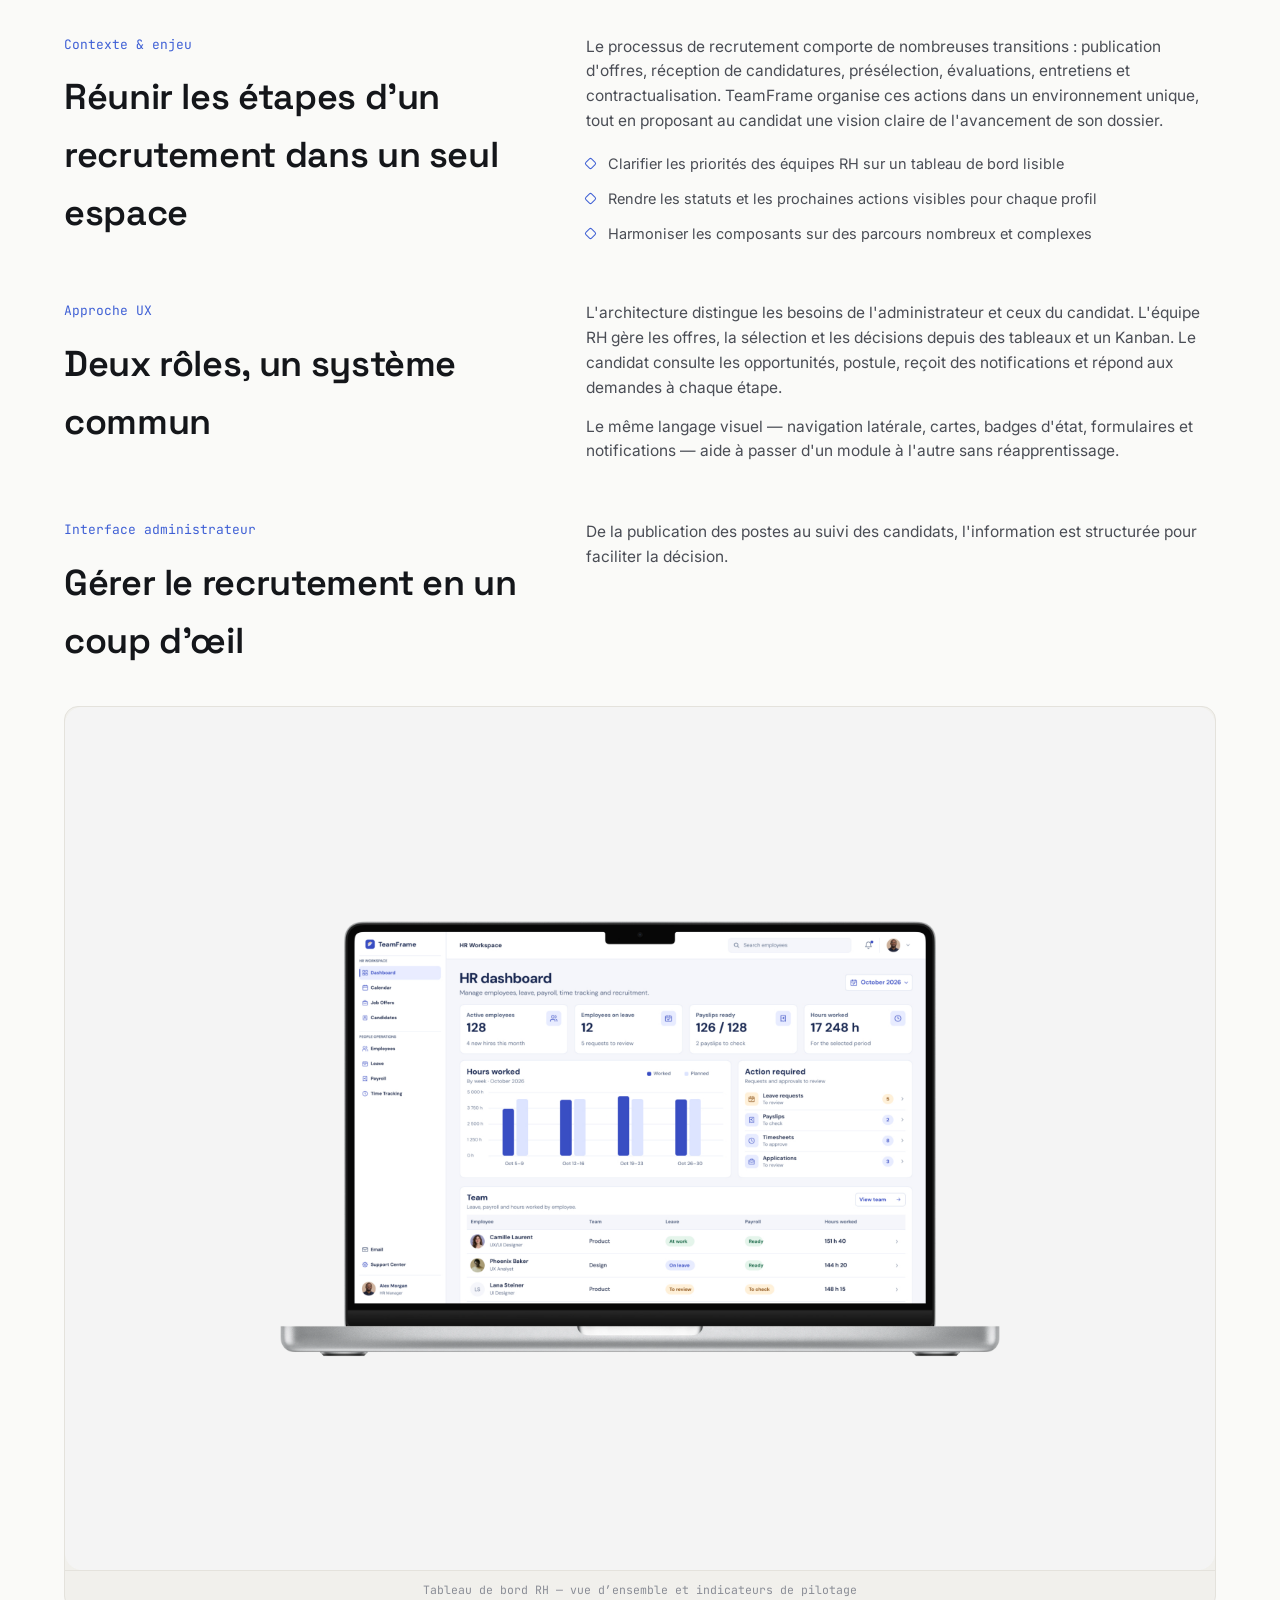
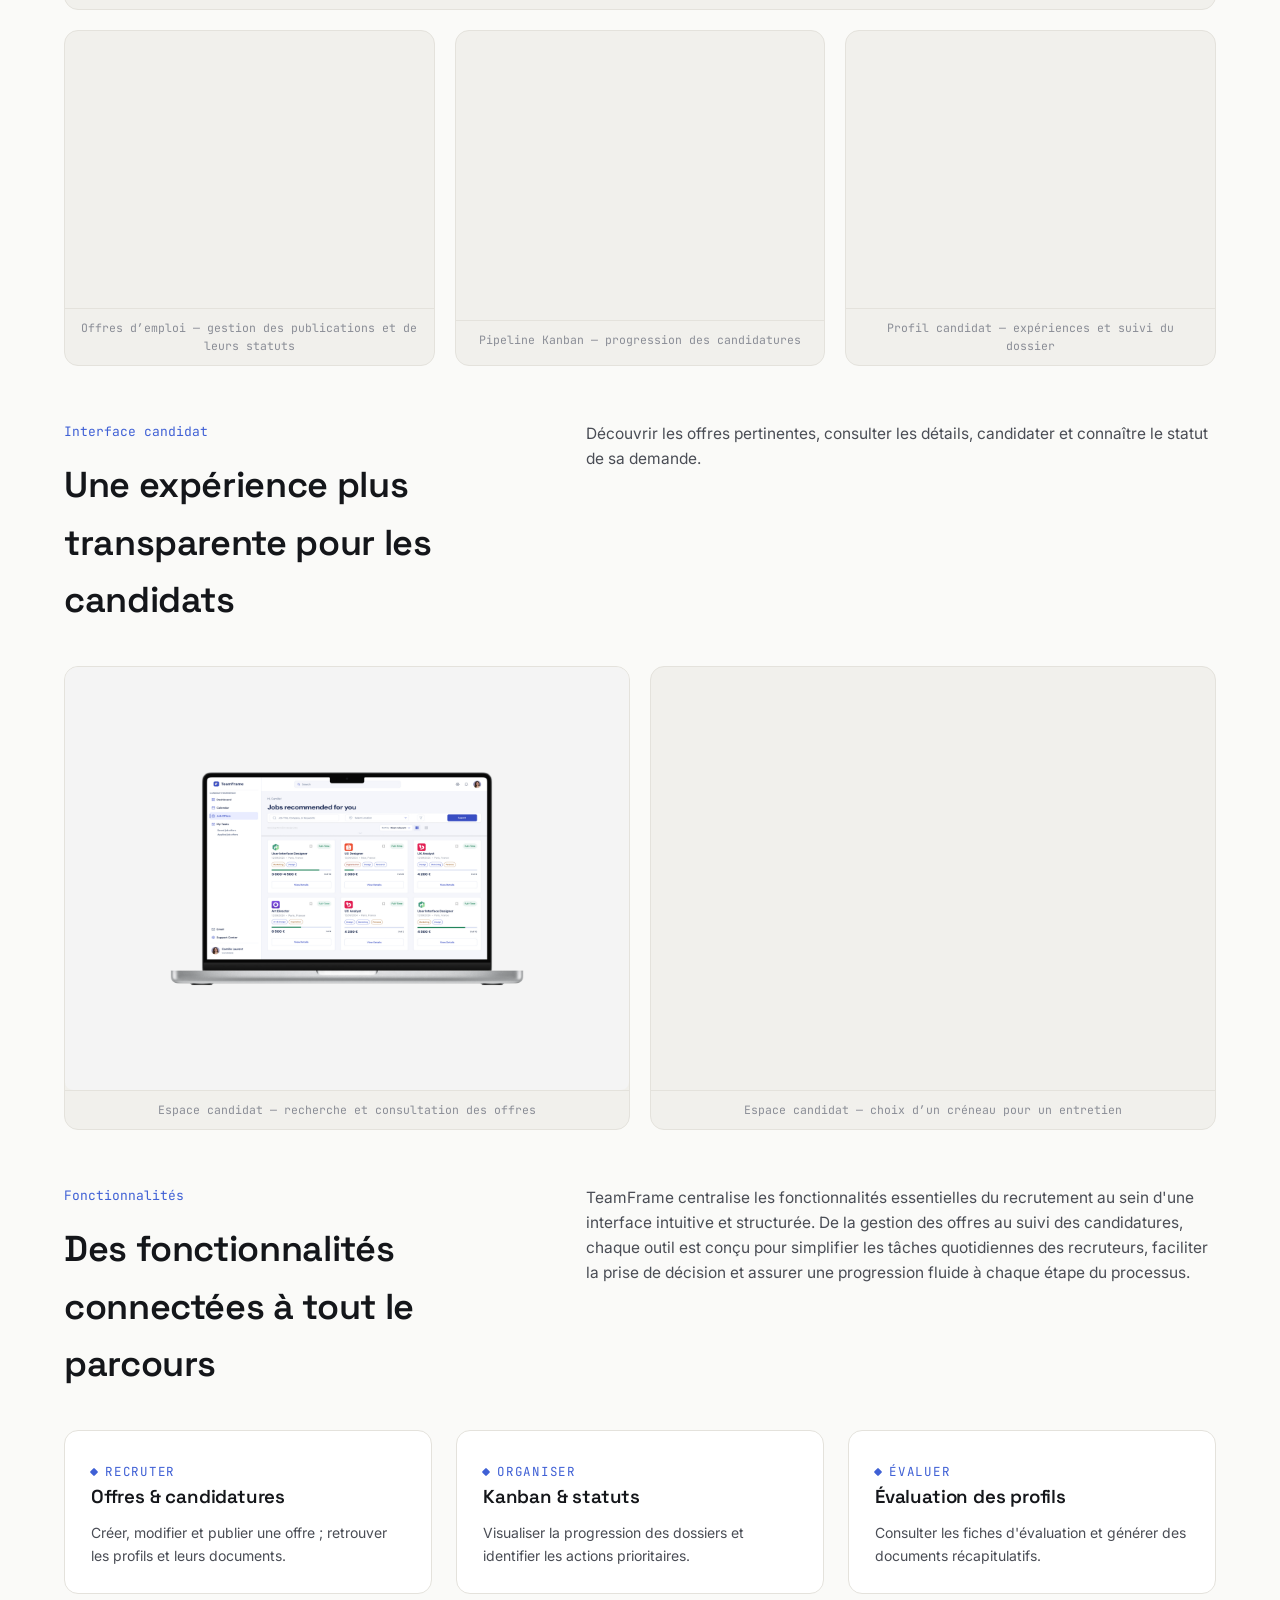
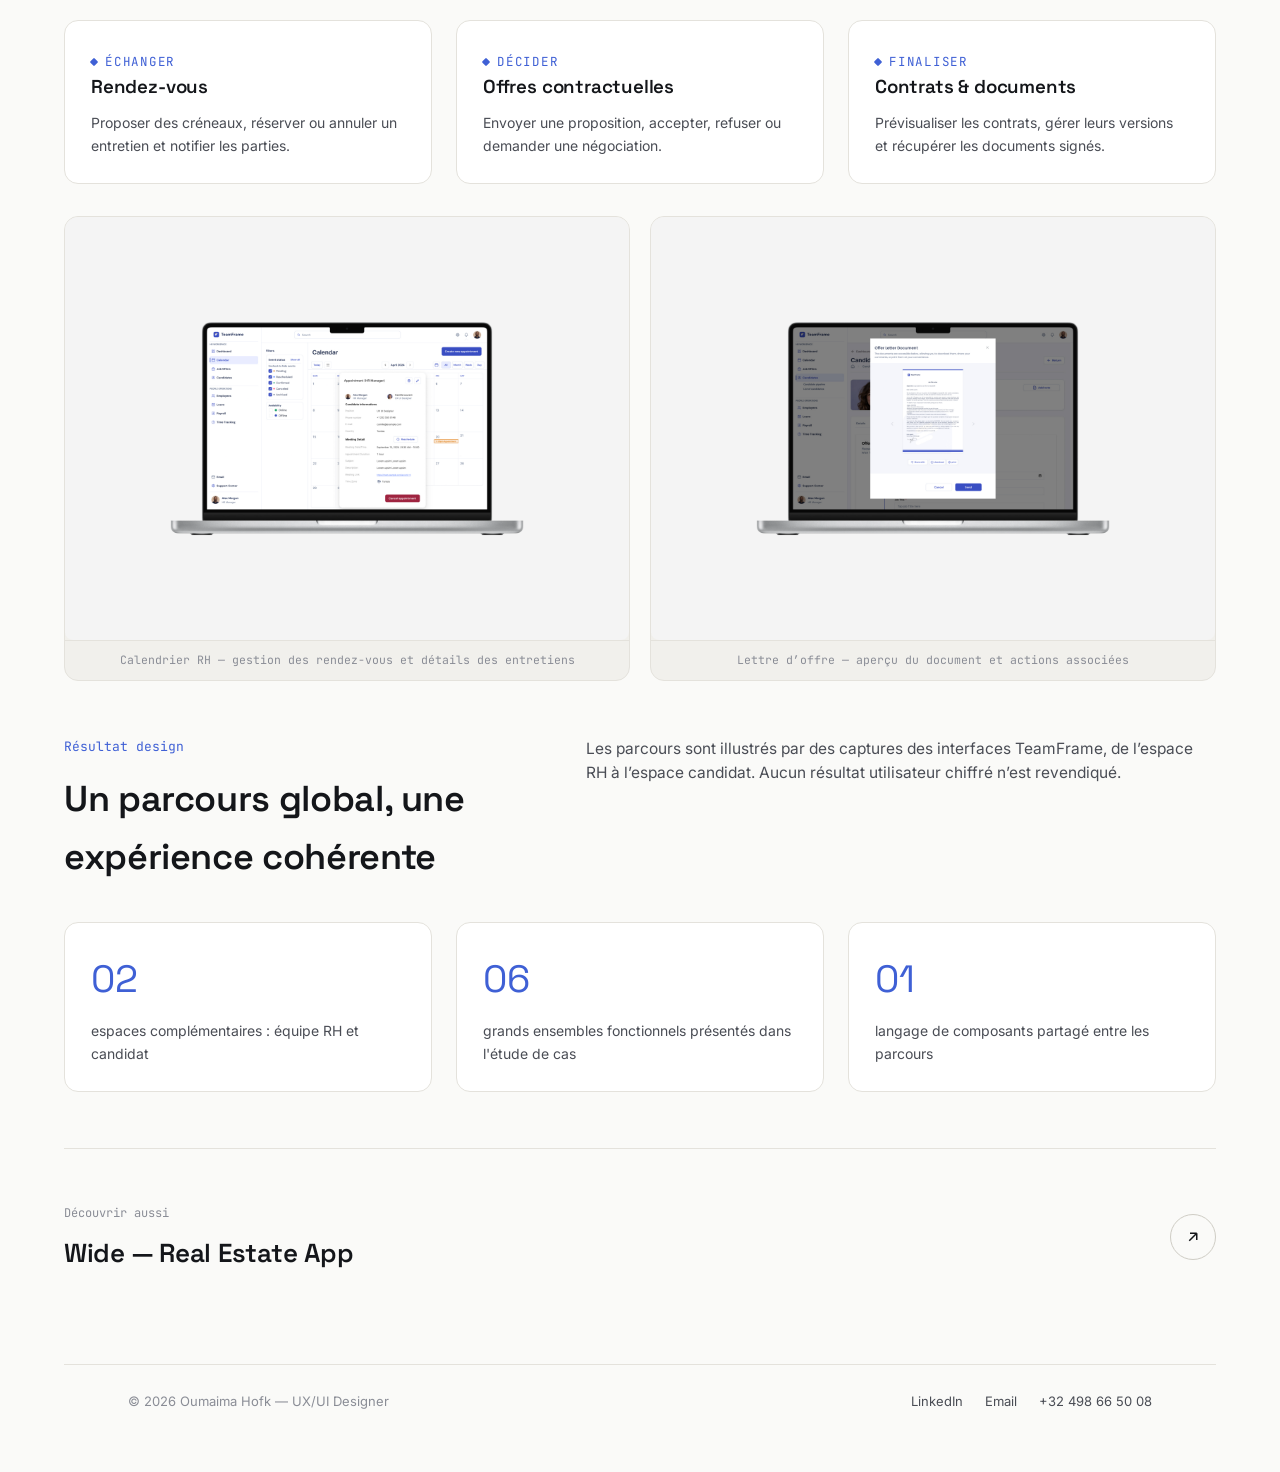
<file: etude-cas-teamframe.html>
<!DOCTYPE html>
<html lang="fr">

<head>
  <meta charset="utf-8" />
  <meta content="width=device-width,initial-scale=1" name="viewport" />
  <title>
    TEAMFRAME — Étude de cas UX/UI | Oumaima Hofk
  </title>
  <link href="favicon.png" rel="icon" />
  <meta
    content="Étude de cas UX/UI TEAMFRAME (TeamFrame) : plateforme de recrutement, espaces administrateur et candidat, Kanban, entretiens et design system."
    name="description" />
  <link href="css/style.css" rel="stylesheet" />
</head>

<body class="tk-teamframe" style="--proj-accent:#3F60D5; --proj-soft:#EAF0FF;">
  <nav class="site-nav">
    <a class="brand" href="index.html">
      <span class="dot">
      </span>
      Oumaima Hofk
    </a>
    <ul class="nav-links">
      <li><a href="index.html">Accueil</a></li>
      <li><a href="a-propos.html">À propos</a></li>
      <li class="nav-dropdown">
        <div class="nav-dropdown-row"><a class="is-active" href="projets.html">Projets</a><button
            aria-controls="projects-dropdown" aria-expanded="false" aria-label="Afficher les projets"
            class="dropdown-toggle" type="button"><svg fill="none" stroke="currentColor" stroke-width="2"
              viewBox="0 0 24 24">
              <path d="M9 6L15 12L9 18"></path>
            </svg></button></div>
        <ul class="dropdown-menu" id="projects-dropdown">
          <li><a href="etude-cas-wide.html">Wide</a></li>
          <li><a href="etude-cas-nexumus.html">Nexumus</a></li>
          <li><a href="etude-cas-teamframe.html">TeamFrame</a></li>
        </ul>
      </li>
      <li><a class="nav-cta" href="mailto:oumaimahofk@gmail.com">Me contacter</a></li>
    </ul>
    <button aria-label="Ouvrir le menu" class="nav-toggle">
      <span>
      </span>
      <span>
      </span>
      <span>
      </span>
    </button>
  </nav>
  <header class="cs-hero">
    <div class="wrap">
      <div class="cs-kicker reveal">
        <span class="eyebrow">
          Case 03 — TeamFrame · Web app
        </span>
      </div>
      <h1 class="cs-title reveal">
        TeamFrame — simplifier le recrutement, du premier contact à la signature.
      </h1>
      <p class="cs-lede reveal">
        Une expérience de recrutement à deux visages : un espace RH pour piloter les candidatures et un
        espace candidat pour suivre chaque étape, avec une interface cohérente du tableau de bord au
        contrat.
      </p>
      <div class="cs-meta reveal">
        <div>
          <div class="k">
            Rôle
          </div>
          <div class="v">
            UX/UI Design
          </div>
        </div>
        <div>
          <div class="k">
            Produit
          </div>
          <div class="v">
            Plateforme RH web
          </div>
        </div>
        <div>
          <div class="k">
            Personas
          </div>
          <div class="v">
            Administrateur · Candidat
          </div>
        </div>
        <div>
          <div class="k">
            Livrables
          </div>
          <div class="v">
            Parcours · UI · Design system
          </div>
        </div>
      </div>
      <div class="hero-actions reveal">
        <figure class="cs-cover reveal img-laptop-container teamframe-cover"><img
            alt="TeamFrame — écran de connexion et aperçu de l’espace RH" class="img-laptop" decoding="async"
            loading="eager" src="images/0 Log in.png" />
        </figure>

      </div>
  </header>
  <main>
    <section class="cs-section">
      <div class="wrap cs-2col">
        <div class="reveal">
          <span class="num">
            Contexte &amp; enjeu
          </span>
          <h2>
            Réunir les étapes d'un recrutement dans un seul espace
          </h2>
        </div>
        <div class="reveal">
          <p>
            Le processus de recrutement comporte de nombreuses transitions : publication d'offres, réception de
            candidatures, présélection, évaluations, entretiens et contractualisation. TeamFrame
            organise ces actions dans un environnement unique, tout en proposant au candidat une vision claire de
            l'avancement de son dossier.
          </p>
          <ul>
            <li>
              Clarifier les priorités des équipes RH sur un tableau de bord lisible
            </li>
            <li>
              Rendre les statuts et les prochaines actions visibles pour chaque profil
            </li>
            <li>
              Harmoniser les composants sur des parcours nombreux et complexes
            </li>
          </ul>
        </div>
      </div>
    </section>
    <section class="cs-section" style="padding-top:0">
      <div class="wrap cs-2col">
        <div class="reveal">
          <span class="num">
            Approche UX
          </span>
          <h2>
            Deux rôles, un système commun
          </h2>
        </div>
        <div class="reveal">
          <p>
            L'architecture distingue les besoins de l'administrateur et ceux du candidat. L'équipe RH gère
            les offres, la sélection et les décisions depuis des tableaux et un Kanban. Le candidat
            consulte les opportunités, postule, reçoit des notifications et répond aux demandes
            à chaque étape.
          </p>
          <p style="margin-top:14px">
            Le même langage visuel — navigation latérale, cartes, badges d'état, formulaires
            et notifications — aide à passer d'un module à l'autre sans réapprentissage.
          </p>
        </div>
      </div>
    </section>
    <section class="cs-section" style="padding-top:0;">
      <div class="wrap cs-2col">
        <div class="reveal">
          <span class="num">Interface administrateur</span>
          <h2>Gérer le recrutement en un coup d’œil</h2>
        </div>
        <div class="reveal" style="transition-delay:.08s;">
          <p>De la publication des postes au suivi des candidats, l'information est structurée pour faciliter la
            décision.</p>
        </div>
      </div>
      <div class="wrap" style="margin-top:36px;">
        <div class="cs-gallery teamframe-gallery reveal-stagger">
          <figure class="teamframe-shot span-3"><img
              alt="TeamFrame — tableau de bord du recruteur avec indicateurs et suivi des équipes" decoding="async"
              loading="lazy" src="images/1 espace recruteur-dashboard.png" />
            <figcaption>Tableau de bord RH — vue d’ensemble et indicateurs de pilotage</figcaption>
          </figure>
          <figure class="teamframe-shot"><img alt="TeamFrame — gestion des offres d’emploi dans l’espace recruteur"
              decoding="async" loading="lazy" src="images/3 espace recruteur-job offers.png" />
            <figcaption>Offres d’emploi — gestion des publications et de leurs statuts</figcaption>
          </figure>
          <figure class="teamframe-shot"><img alt="TeamFrame — pipeline Kanban des candidats" decoding="async"
              loading="lazy" src="images/4 espace recruteur-candidate pipeline.png" />
            <figcaption>Pipeline Kanban — progression des candidatures</figcaption>
          </figure>
          <figure class="teamframe-shot"><img alt="TeamFrame — fiche de profil d’une candidate" decoding="async"
              loading="lazy" src="images/4 espace recruteur-candidate profile.png" />
            <figcaption>Profil candidat — expériences et suivi du dossier</figcaption>
          </figure>
        </div>
      </div>
    </section>


    <section class="cs-section" style="padding-top:0;">
      <div class="wrap cs-2col">
        <div class="reveal">
          <span class="num">Interface candidat</span>
          <h2>Une expérience plus transparente pour les candidats</h2>
        </div>
        <div class="reveal" style="transition-delay:.08s;">
          <p>Découvrir les offres pertinentes, consulter les détails, candidater et connaître le
            statut de sa demande.</p>
        </div>
      </div>
      <div class="wrap" style="margin-top:36px;">
        <div class="cs-gallery teamframe-gallery teamframe-gallery-two reveal-stagger">
          <figure class="teamframe-shot"><img alt="TeamFrame — offres d’emploi recommandées dans l’espace candidat"
              decoding="async" loading="lazy" src="images/3 espace candidat-job offers.png" />
            <figcaption>Espace candidat — recherche et consultation des offres</figcaption>
          </figure>
          <figure class="teamframe-shot"><img alt="TeamFrame — réservation d’un entretien et sélection d’un créneau"
              decoding="async" loading="lazy" src="images/5 espace candidat-book an interview.png" />
            <figcaption>Espace candidat — choix d’un créneau pour un entretien</figcaption>
          </figure>
        </div>
      </div>
    </section>
    <section class="cs-section" style="padding-top:0;">
      <div class="wrap cs-2col">
        <div class="reveal">
          <span class="num">Fonctionnalités</span>
          <h2>Des fonctionnalités connectées à tout le parcours</h2>
        </div>
        <div class="reveal" style="transition-delay:.08s;">
          <p>TeamFrame centralise les fonctionnalités essentielles du recrutement
            au sein d'une interface intuitive et structurée. De la gestion des offres
            au suivi des candidatures, chaque outil est conçu pour simplifier
            les tâches quotidiennes des recruteurs, faciliter la prise de décision
            et assurer une progression fluide à chaque étape du processus.</p>
        </div>
      </div>
      <div class="wrap" style="margin-top:36px;">
        <div class="cs-outcome reveal-stagger">
          <article class="outcome-card">
            <span class="eyebrow">
              Recruter
            </span>
            <h3>
              Offres &amp; candidatures
            </h3>
            <p>
              Créer, modifier et publier une offre ; retrouver les profils et leurs documents.
            </p>
          </article>
          <article class="outcome-card">
            <span class="eyebrow">
              Organiser
            </span>
            <h3>
              Kanban &amp; statuts
            </h3>
            <p>
              Visualiser la progression des dossiers et identifier les actions prioritaires.
            </p>
          </article>
          <article class="outcome-card">
            <span class="eyebrow">
              Évaluer
            </span>
            <h3>
              Évaluation des profils
            </h3>
            <p>
              Consulter les fiches d'évaluation et générer des documents récapitulatifs.
            </p>
          </article>
        </div>
        <br>
        <div class="cs-outcome reveal-stagger">
          <article class="outcome-card">
            <span class="eyebrow">
              Échanger
            </span>
            <h3>
              Rendez-vous
            </h3>
            <p>
              Proposer des créneaux, réserver ou annuler un entretien et notifier les parties.
            </p>
          </article>
          <article class="outcome-card">
            <span class="eyebrow">
              Décider
            </span>
            <h3>
              Offres contractuelles
            </h3>
            <p>
              Envoyer une proposition, accepter, refuser ou demander une négociation.
            </p>
          </article>
          <article class="outcome-card">
            <span class="eyebrow">
              Finaliser
            </span>
            <h3>
              Contrats &amp; documents
            </h3>
            <p>
              Prévisualiser les contrats, gérer leurs versions et récupérer les documents
              signés.
            </p>
          </article>
        </div>
        <div class="cs-gallery teamframe-gallery teamframe-gallery-two reveal-stagger">
          <figure class="teamframe-shot"><img alt="TeamFrame — calendrier du recruteur avec détails d’un entretien"
              decoding="async" loading="lazy" src="images/2 espace recruteur-mockup calendar.png" />
            <figcaption>Calendrier RH — gestion des rendez-vous et détails des entretiens</figcaption>
          </figure>
          <figure class="teamframe-shot"><img
              alt="TeamFrame — prévisualisation d’une lettre d’offre et actions de signature" decoding="async"
              loading="lazy" src="images/4 espace recruteur-offer letter document.png" />
            <figcaption>Lettre d’offre — aperçu du document et actions associées</figcaption>
          </figure>
        </div>
      </div>
    </section>

    <!--<section class="cs-section" style="padding-top:0;">
      <div class="wrap cs-2col">
        <div class="reveal">
          <span class="num">Design system</span>
          <h2>Une grammaire visuelle réutilisable</h2>
        </div>
        <div class="reveal" style="transition-delay:.08s;">
          <p>Une interface modulaire : navigation stable, composants répétables, hiérarchie
            typographique et états immédiatement reconnaissables.</p>
        </div>
      </div>
      <div class="wrap" style="margin-top:36px;">
        <div class="work-grid reveal-stagger">
          <article class="project-card">
            <div class="bar">
            </div>
            <div class="project-body">
              <h3>
                Couleurs &amp; hiérarchie
              </h3>
              <p>
                Palette indicative de la visualisation web ; consulter le fichier Figma pour les tokens exacts.
              </p>
              <div class="project-tags">
                <span>
                  Primaire
                </span>
                <span>
                  Texte
                </span>
                <span>
                  Surface
                </span>
                <span>
                  Succès
                </span>
              </div>
              <div class="spec-strip">
                <span class="spec-chip">
                  <span class="swatch" style="background:#3f60d5">
                  </span>
                  <b>
                    Primaire
                  </b>
                </span>
                <span class="spec-chip">
                  <span class="swatch" style="background:#1d2a48">
                  </span>
                  <b>
                    Texte
                  </b>
                </span>
                <span class="spec-chip">
                  <span class="swatch" style="background:#f8f9fd">
                  </span>
                  <b>
                    Surface
                  </b>
                </span>
                <span class="spec-chip">
                  <span class="swatch" style="background:#e5f6ec">
                  </span>
                  <b>
                    Succès
                  </b>
                </span>
              </div>
            </div>
          </article>
          <article class="project-card">
            <div class="bar">
            </div>
            <div class="project-body">
              <h3>
                Composants &amp; états
              </h3>
              <p>
                Boutons, badges, champs, tableaux et cartes pensés pour des usages à haute densité
                d'informations.
              </p>
              <div class="project-tags">
                <span>
                  Action principale
                </span>
                <span>
                  En cours
                </span>
                <span>
                  Acceptée
                </span>
                <span>
                  À évaluer
                </span>
              </div>
              <div class="hero-actions">
                <span class="btn btn-accent">
                  Action principale
                </span>
              </div>
            </div>
          </article>
        </div>
      </div>
    </section>-->

    <section class="cs-section" style="padding-top:0;">
      <div class="wrap cs-2col">
        <div class="reveal">
          <span class="num">Résultat design</span>
          <h2>Un parcours global, une expérience cohérente</h2>
        </div>
        <div class="reveal" style="transition-delay:.08s;">
          <p>Les parcours sont illustrés par des captures des
            interfaces TeamFrame, de l’espace RH à l’espace candidat. Aucun résultat utilisateur chiffré n’est
            revendiqué.</p>
        </div>
      </div>
      <div class="wrap" style="margin-top:36px;">
        <div class="cs-outcome reveal-stagger">
          <div class="outcome-card">
            <div class="big">
              02
            </div>
            <p>
              espaces complémentaires : équipe RH et candidat
            </p>
          </div>
          <div class="outcome-card">
            <div class="big">
              06
            </div>
            <p>
              grands ensembles fonctionnels présentés dans l'étude de cas
            </p>
          </div>
          <div class="outcome-card">
            <div class="big">
              01
            </div>
            <p>
              langage de composants partagé entre les parcours
            </p>
          </div>
        </div>
      </div>
    </section>

  </main>
  <div class="wrap">
    <div class="cs-next reveal">
      <div>
        <span class="label">
          Découvrir aussi
        </span>
        <h3>
          Wide — Real Estate App
        </h3>
      </div>
      <a aria-label="Voir Wide" href="etude-cas-wide.html">
        <span class="arrow">
          <svg fill="none" stroke="currentColor" stroke-width="2" viewbox="0 0 24 24">
            <path d="M7 17L17 7M17 7H8M17 7V16">
            </path>
          </svg>
        </span>
      </a>
    </div>
  </div>
  <footer class="site-footer">
    <div class="wrap footer-grid">
      <p>
        © 2026 Oumaima Hofk — UX/UI Designer
      </p>
      <div class="footer-links">
        <a href="https://linkedin.com/in/oumaima.hofk" rel="noopener" target="_blank">
          LinkedIn
        </a>
        <a href="mailto:oumaimahofk@gmail.com">
          Email
        </a>
        <a href="tel:+32498665008">
          +32 498 66 50 08
        </a>
      </div>
    </div>
  </footer>
  <script src="js/main.js">
  </script>
</body>

</html>
</file>
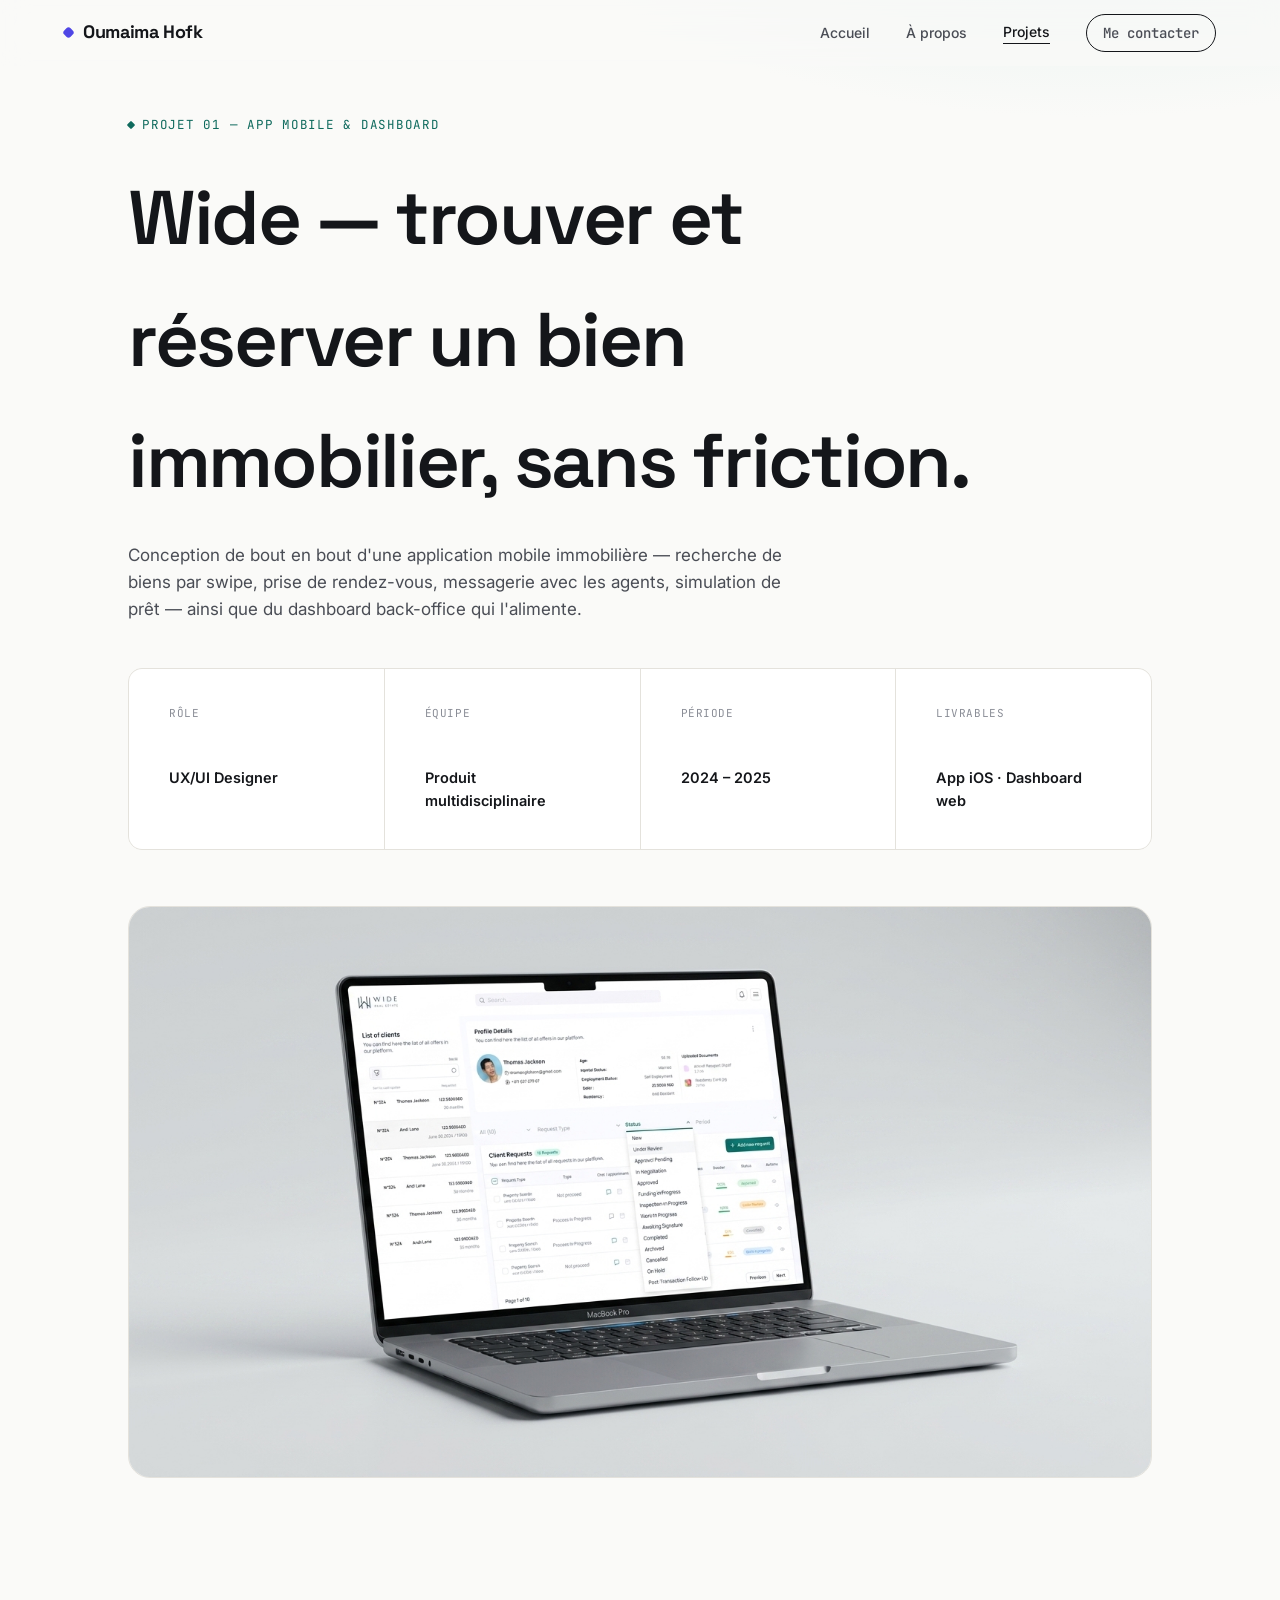
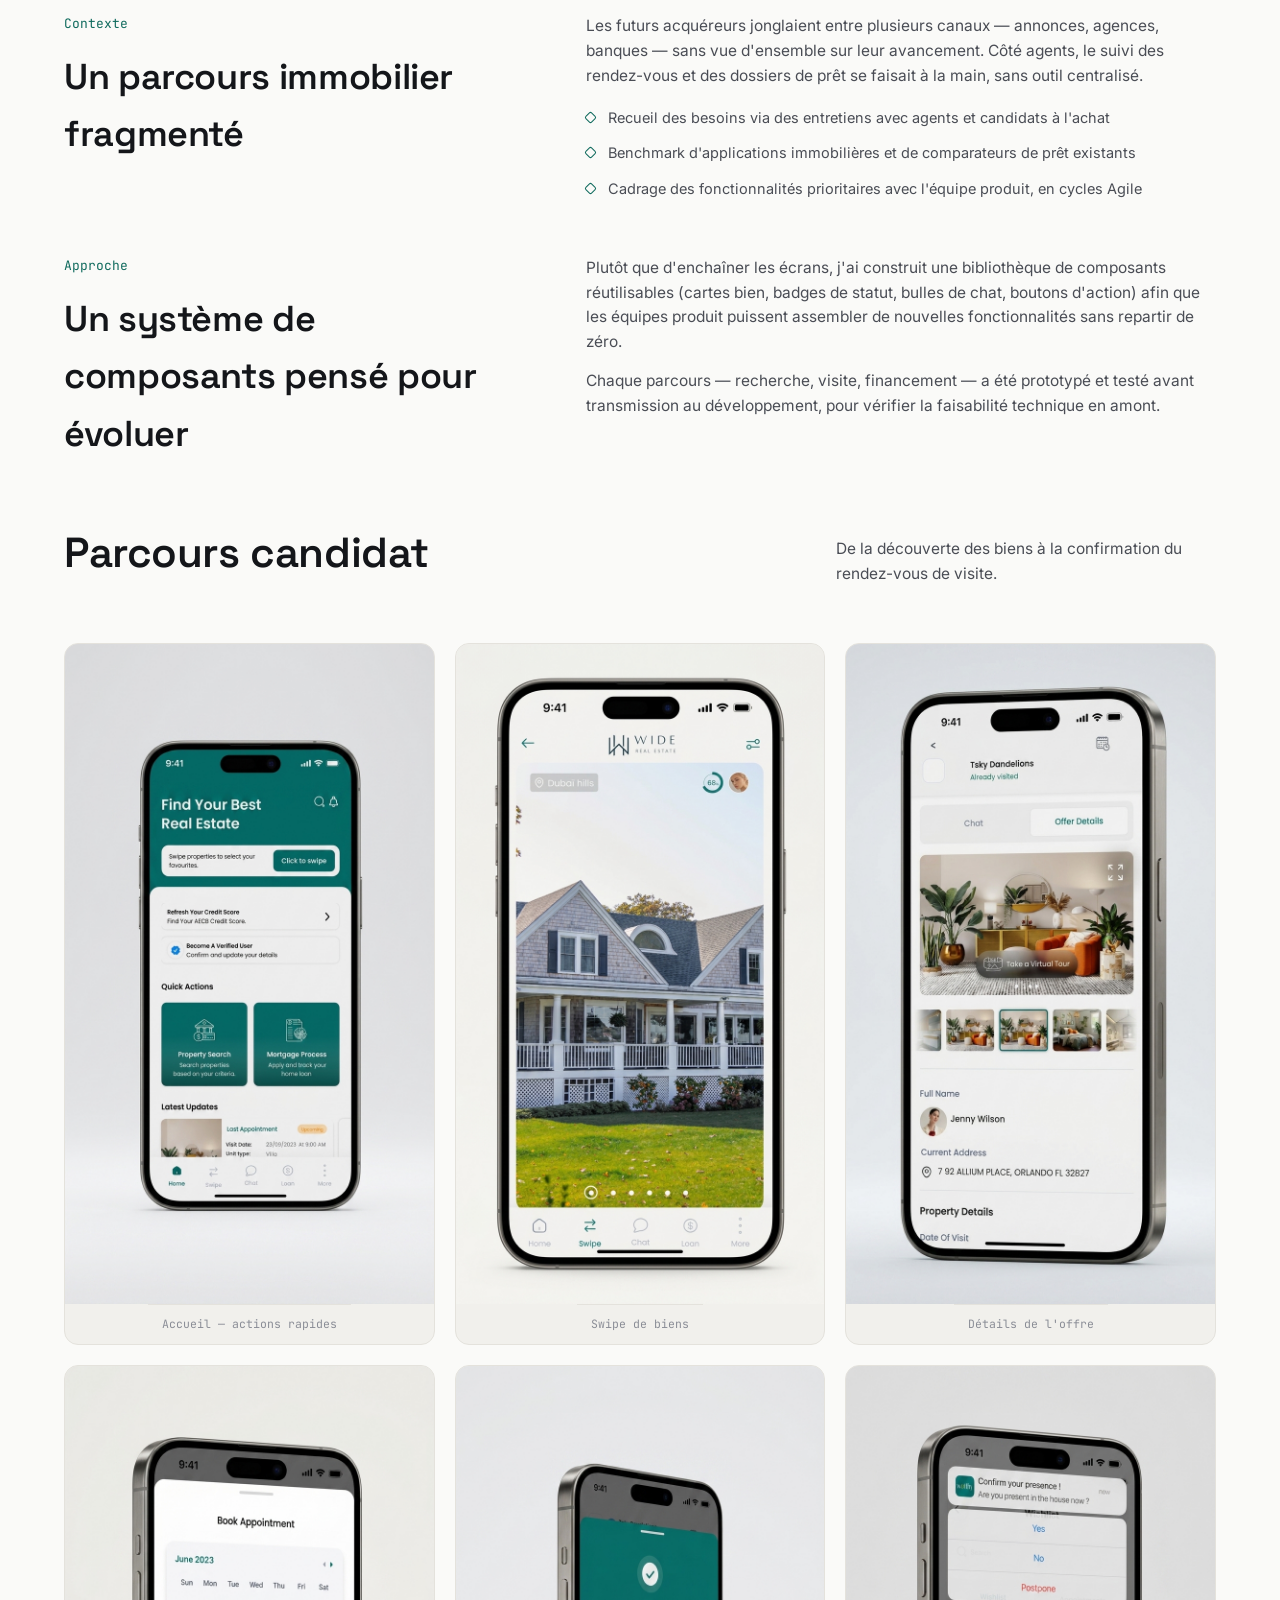
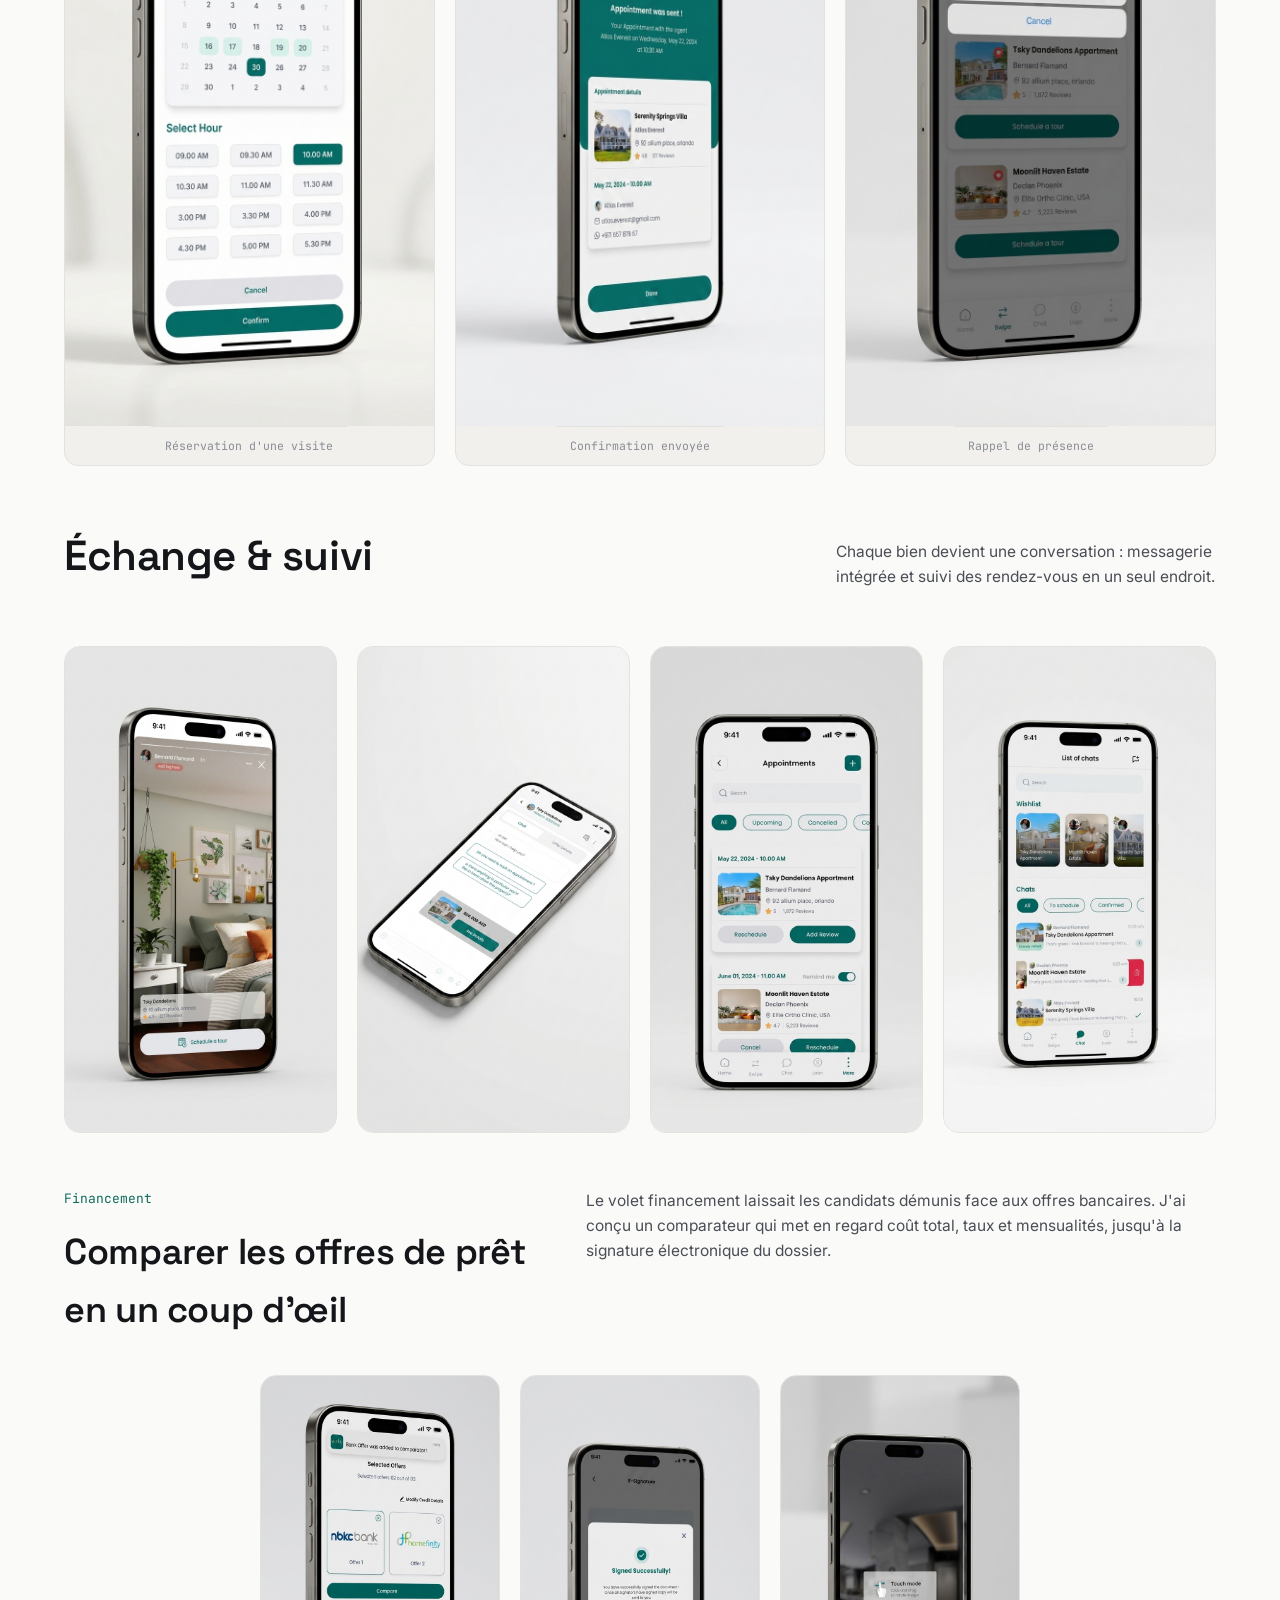
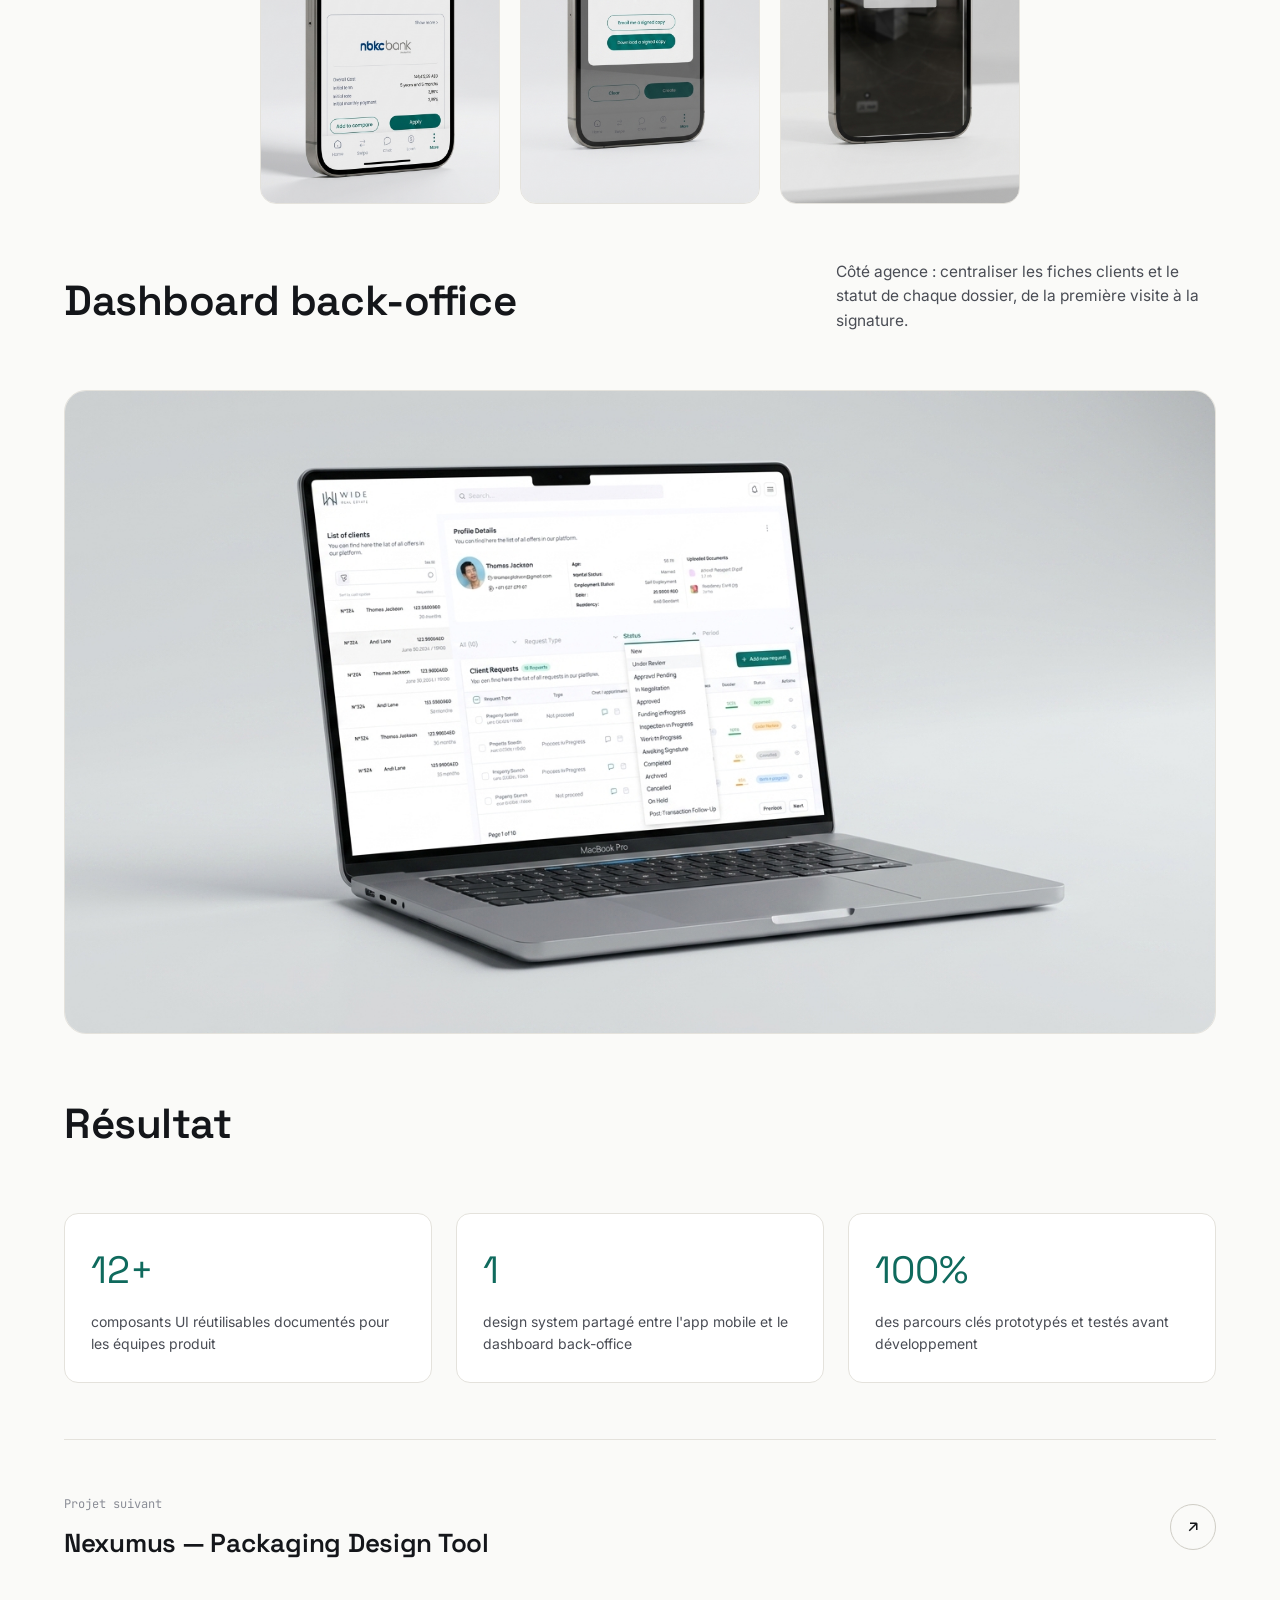
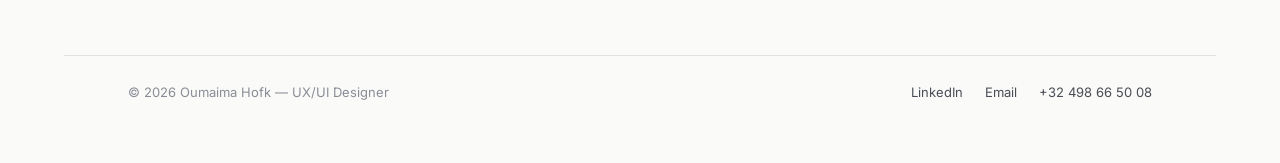
<file: etude-cas-wide.html>
<!DOCTYPE html>
<html lang="fr">

<head>
  <meta charset="UTF-8">
  <meta name="viewport" content="width=device-width, initial-scale=1.0">
  <title>Wide — Real Estate App — Oumaima Hofk</title>
  <link rel="icon" type="image/png" href="favicon.png">
  <meta name="description"
    content="Étude de cas : conception UX/UI de l'application immobilière mobile Wide et de son dashboard back-office.">
  <link rel="stylesheet" href="css/style.css">
</head>

<button class="back-to-top" aria-label="Retour en haut">
  <svg viewBox="0 0 24 24" fill="none" stroke="currentColor" stroke-width="2">
    <path d="M6 15L12 9L18 15" />
  </svg>
</button>

<body class="tk-wide">

  <nav class="site-nav">
    <a href="index.html" class="brand"><span class="dot"></span>Oumaima Hofk</a>
    <ul class="nav-links">
      <li><a href="index.html">Accueil</a></li>
      <li><a href="a-propos.html">À propos</a></li>
      <li class="nav-dropdown">
        <div class="nav-dropdown-row">
          <a href="projets.html" class="is-active">Projets</a>

          <button class="dropdown-toggle" type="button" aria-label="Afficher les projets" aria-expanded="false">
            <svg viewBox="0 0 24 24" fill="none" stroke="currentColor" stroke-width="2">
              <path d="M9 6L15 12L9 18" />
            </svg>
          </button>
        </div>

        <ul class="dropdown-menu">
          <li><a href="etude-cas-wide.html">Wide</a></li>
          <li><a href="etude-cas-nexumus.html">Nexumus</a></li>
          <li><a href="etude-cas-teamframe.html">TeamFrame</a></li>
        </ul>
      </li>
      <li><a href="mailto:oumaimahofk@gmail.com" class="nav-cta">Me contacter</a></li>
    </ul>
    <button class="nav-toggle" aria-label="Ouvrir le menu"><span></span><span></span><span></span></button>
  </nav>

  <header class="cs-hero">
    <div class="wrap">
      <div class="cs-kicker reveal">
        <span class="eyebrow">Projet 01 — App mobile & dashboard</span>
      </div>
      <h1 class="cs-title reveal" style="transition-delay:.06s;">Wide — trouver et réserver un bien immobilier, sans
        friction.</h1>
      <p class="cs-lede reveal" style="transition-delay:.12s;">Conception de bout en bout d'une application mobile
        immobilière — recherche de biens par swipe, prise de rendez-vous, messagerie avec les agents, simulation de prêt
        — ainsi que du dashboard back-office qui l'alimente.</p>

      <div class="cs-meta reveal" style="transition-delay:.18s;">
        <div>
          <div class="k">Rôle</div>
          <div class="v">UX/UI Designer</div>
        </div>
        <div>
          <div class="k">Équipe</div>
          <div class="v">Produit multidisciplinaire</div>
        </div>
        <div>
          <div class="k">Période</div>
          <div class="v">2024 – 2025</div>
        </div>
        <div>
          <div class="k">Livrables</div>
          <div class="v">App iOS · Dashboard web</div>
        </div>
      </div>

      <div class="cs-cover reveal" style="transition-delay:.24s;">
        <img src="images/wide-14-dashboard.png"
          alt="Dashboard back-office de gestion des clients et rendez-vous, vue MacBook" loading="lazy">
      </div>
    </div>
  </header>

  <section class="cs-section">
    <div class="wrap cs-2col">
      <div class="reveal">
        <span class="num">Contexte</span>
        <h2>Un parcours immobilier fragmenté</h2>
      </div>
      <div class="reveal" style="transition-delay:.08s;">
        <p>Les futurs acquéreurs jonglaient entre plusieurs canaux — annonces, agences, banques — sans vue d'ensemble
          sur leur avancement. Côté agents, le suivi des rendez-vous et des dossiers de prêt se faisait à la main, sans
          outil centralisé.</p>
        <ul>
          <li>Recueil des besoins via des entretiens avec agents et candidats à l'achat</li>
          <li>Benchmark d'applications immobilières et de comparateurs de prêt existants</li>
          <li>Cadrage des fonctionnalités prioritaires avec l'équipe produit, en cycles Agile</li>
        </ul>
      </div>
    </div>
  </section>

  <section class="cs-section" style="padding-top:0;">
    <div class="wrap cs-2col">
      <div class="reveal">
        <span class="num">Approche</span>
        <h2>Un système de composants pensé pour évoluer</h2>
      </div>
      <div class="reveal" style="transition-delay:.08s;">
        <p>Plutôt que d'enchaîner les écrans, j'ai construit une bibliothèque de composants réutilisables (cartes bien,
          badges de statut, bulles de chat, boutons d'action) afin que les équipes produit puissent assembler de
          nouvelles fonctionnalités sans repartir de zéro.</p>
        <p style="margin-top:14px;">Chaque parcours — recherche, visite, financement — a été prototypé et testé avant
          transmission au développement, pour vérifier la faisabilité technique en amont.</p>
      </div>
    </div>
  </section>

  <section class="cs-section" style="padding-top:0;">
    <div class="wrap">
      <div class="section-head reveal">
        <h2>Parcours candidat</h2>
        <p class="lede">De la découverte des biens à la confirmation du rendez-vous de visite.</p>
      </div>
      <div class="cs-gallery reveal-stagger">
        <figure><img src="images/wide-01-home.png" alt="Écran d'accueil avec actions rapides" loading="lazy">
          <figcaption>Accueil — actions rapides</figcaption>
        </figure>
        <figure><img src="images/wide-02-swipe.png" alt="Découverte des biens par swipe" loading="lazy">
          <figcaption>Swipe de biens</figcaption>
        </figure>
        <figure><img src="images/wide-03-offer-details.png" alt="Détails d'une offre avec visite virtuelle"
            loading="lazy">
          <figcaption>Détails de l'offre</figcaption>
        </figure>
        <figure><img src="images/wide-11-book-calendar.png" alt="Prise de rendez-vous dans le calendrier"
            loading="lazy">
          <figcaption>Réservation d'une visite</figcaption>
        </figure>
        <figure><img src="images/wide-10-confirm.png" alt="Confirmation de rendez-vous" loading="lazy">
          <figcaption>Confirmation envoyée</figcaption>
        </figure>
        <figure><img src="images/wide-08-notif.png" alt="Notification de confirmation de présence" loading="lazy">
          <figcaption>Rappel de présence</figcaption>
        </figure>
      </div>
    </div>
  </section>

  <section class="cs-section" style="padding-top:0;">
    <div class="wrap">
      <div class="section-head reveal">
        <h2>Échange & suivi</h2>
        <p class="lede">Chaque bien devient une conversation : messagerie intégrée et suivi des rendez-vous en un seul
          endroit.</p>
      </div>
      <div class="phone-collage reveal-stagger">
        <img src="images/wide-05-chats.png" alt="Liste des conversations avec les agents" loading="lazy">
        <img src="images/wide-09-chat-book.png" alt="Chat avec proposition de rendez-vous" loading="lazy">
        <img src="images/wide-07-appointments.png" alt="Liste de tous les rendez-vous" loading="lazy">
        <img src="images/wide-04-saved-items.png" alt="Biens sauvegardés avec action de suppression" loading="lazy">
      </div>
    </div>
  </section>

  <section class="cs-section" style="padding-top:0;">
    <div class="wrap cs-2col">
      <div class="reveal">
        <span class="num">Financement</span>
        <h2>Comparer les offres de prêt en un coup d'œil</h2>
      </div>
      <div class="reveal" style="transition-delay:.08s;">
        <p>Le volet financement laissait les candidats démunis face aux offres bancaires. J'ai conçu un comparateur qui
          met en regard coût total, taux et mensualités, jusqu'à la signature électronique du dossier.</p>
      </div>
    </div>
    <div class="wrap" style="margin-top:36px;">
      <div class="phone-collage reveal-stagger"
        style="grid-template-columns:repeat(3,1fr); max-width:760px; margin-inline:auto;">
        <img src="images/wide-12-compare.png" alt="Notification d'ajout au comparateur d'offres" loading="lazy">
        <img src="images/wide-13-signature.png" alt="Signature électronique confirmée" loading="lazy">
        <img src="images/wide-06-tour.png" alt="Écran de démarrage de la visite virtuelle" loading="lazy">
      </div>
    </div>
  </section>

  <section class="cs-section" style="padding-top:0;">
    <div class="wrap">
      <div class="section-head reveal">
        <h2>Dashboard back-office</h2>
        <p class="lede">Côté agence : centraliser les fiches clients et le statut de chaque dossier, de la première
          visite à la signature.</p>
      </div>
      <div class="cs-wide-shot reveal">
        <img src="images/wide-14-dashboard.png" alt="Dashboard de gestion des demandes clients, filtré par statut"
          loading="lazy">
      </div>
    </div>
  </section>

  <section class="cs-section" style="padding-top:0;">
    <div class="wrap">
      <div class="section-head reveal">
        <h2>Résultat</h2>
      </div>
      <div class="cs-outcome reveal-stagger">
        <div class="outcome-card">
          <div class="big">12+</div>
          <p>composants UI réutilisables documentés pour les équipes produit</p>
        </div>
        <div class="outcome-card">
          <div class="big">1</div>
          <p>design system partagé entre l'app mobile et le dashboard back-office</p>
        </div>
        <div class="outcome-card">
          <div class="big">100%</div>
          <p>des parcours clés prototypés et testés avant développement</p>
        </div>
      </div>
    </div>
  </section>

  <div class="wrap">
    <div class="cs-next reveal">
      <div>
        <span class="label">Projet suivant</span>
        <h3>Nexumus — Packaging Design Tool</h3>
      </div>
      <a href="etude-cas-nexumus.html">
        <span class="arrow"><svg viewBox="0 0 24 24" fill="none" stroke="currentColor" stroke-width="2">
            <path d="M7 17L17 7M17 7H8M17 7V16" />
          </svg></span>
      </a>
    </div>
  </div>

  <footer class="site-footer">
    <div class="wrap footer-grid">
      <p>© 2026 Oumaima Hofk — UX/UI Designer</p>
      <div class="footer-links">
        <a href="https://linkedin.com/in/oumaima.hofk" target="_blank" rel="noopener">LinkedIn</a>
        <a href="mailto:oumaimahofk@gmail.com">Email</a>
        <a href="tel:+32498665008">+32 498 66 50 08</a>
      </div>
    </div>
  </footer>

  <script src="js/main.js"></script>
</body>

</html>
</file>
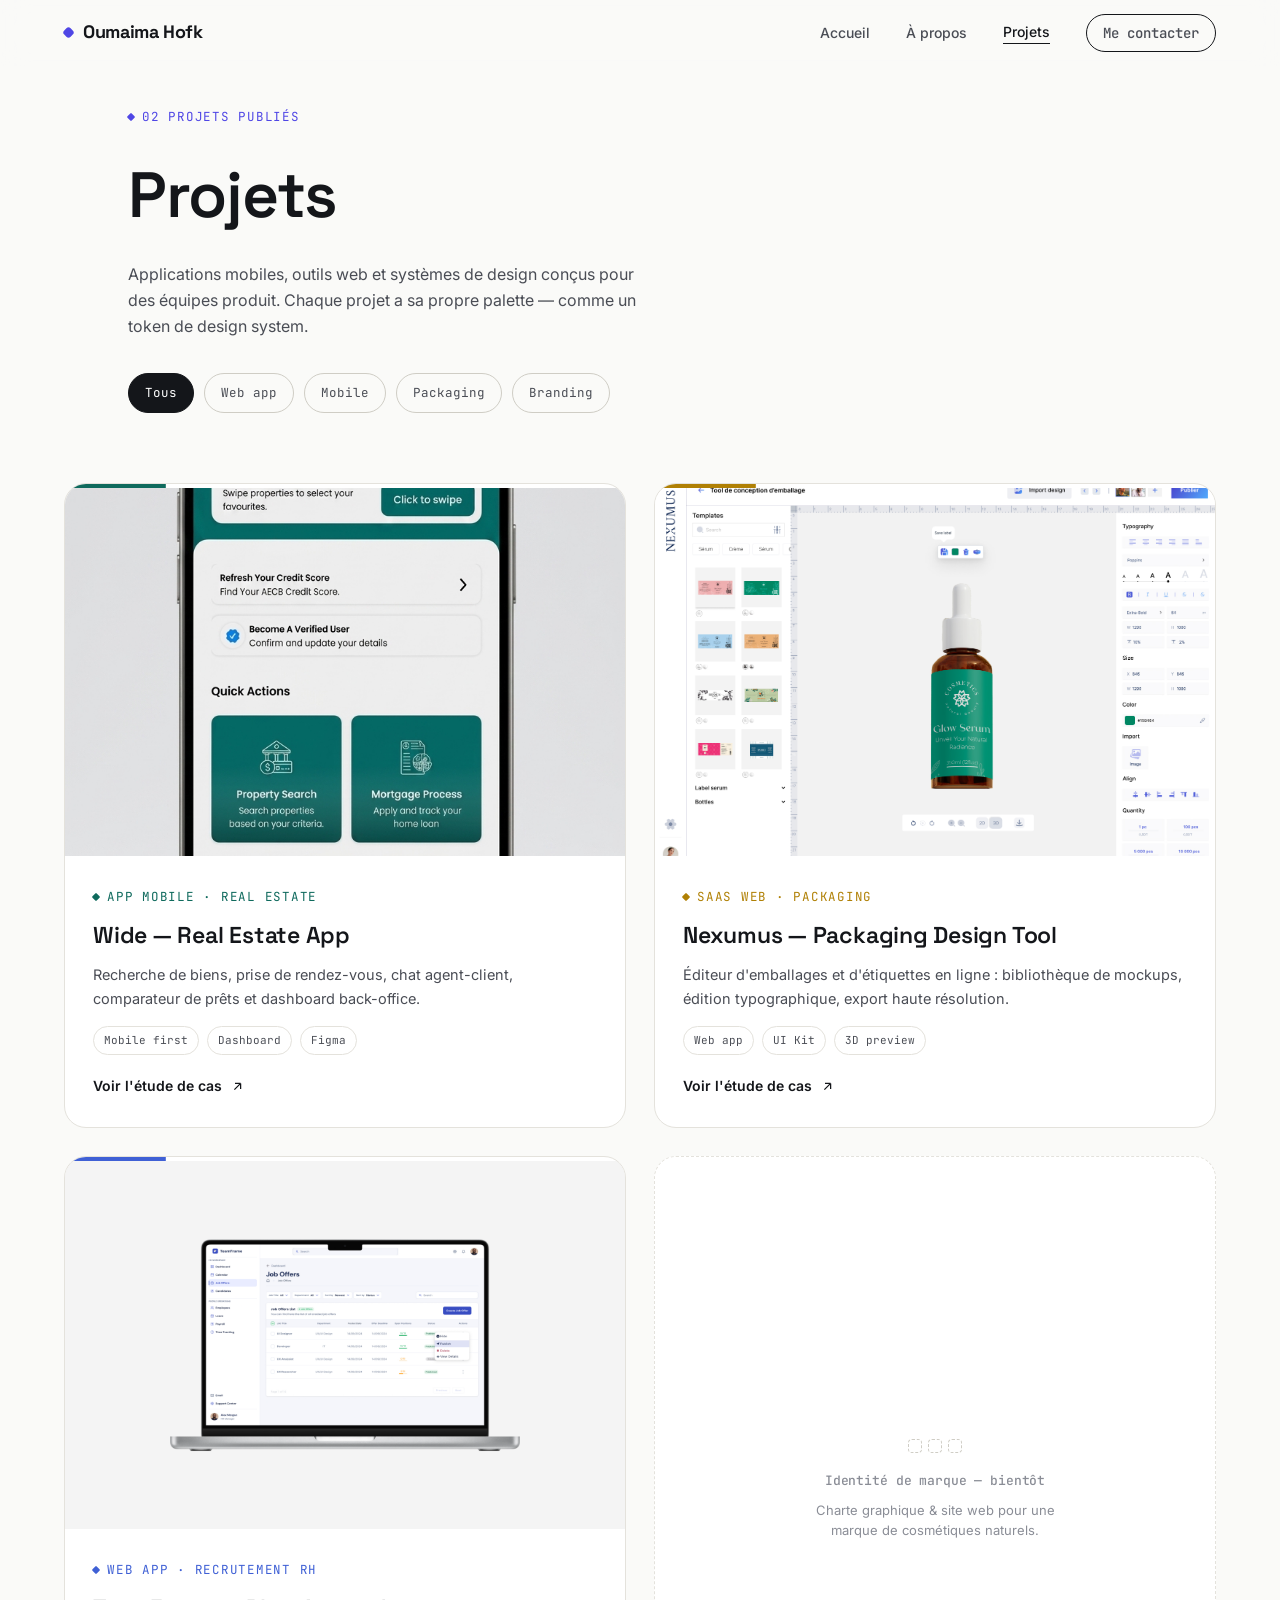
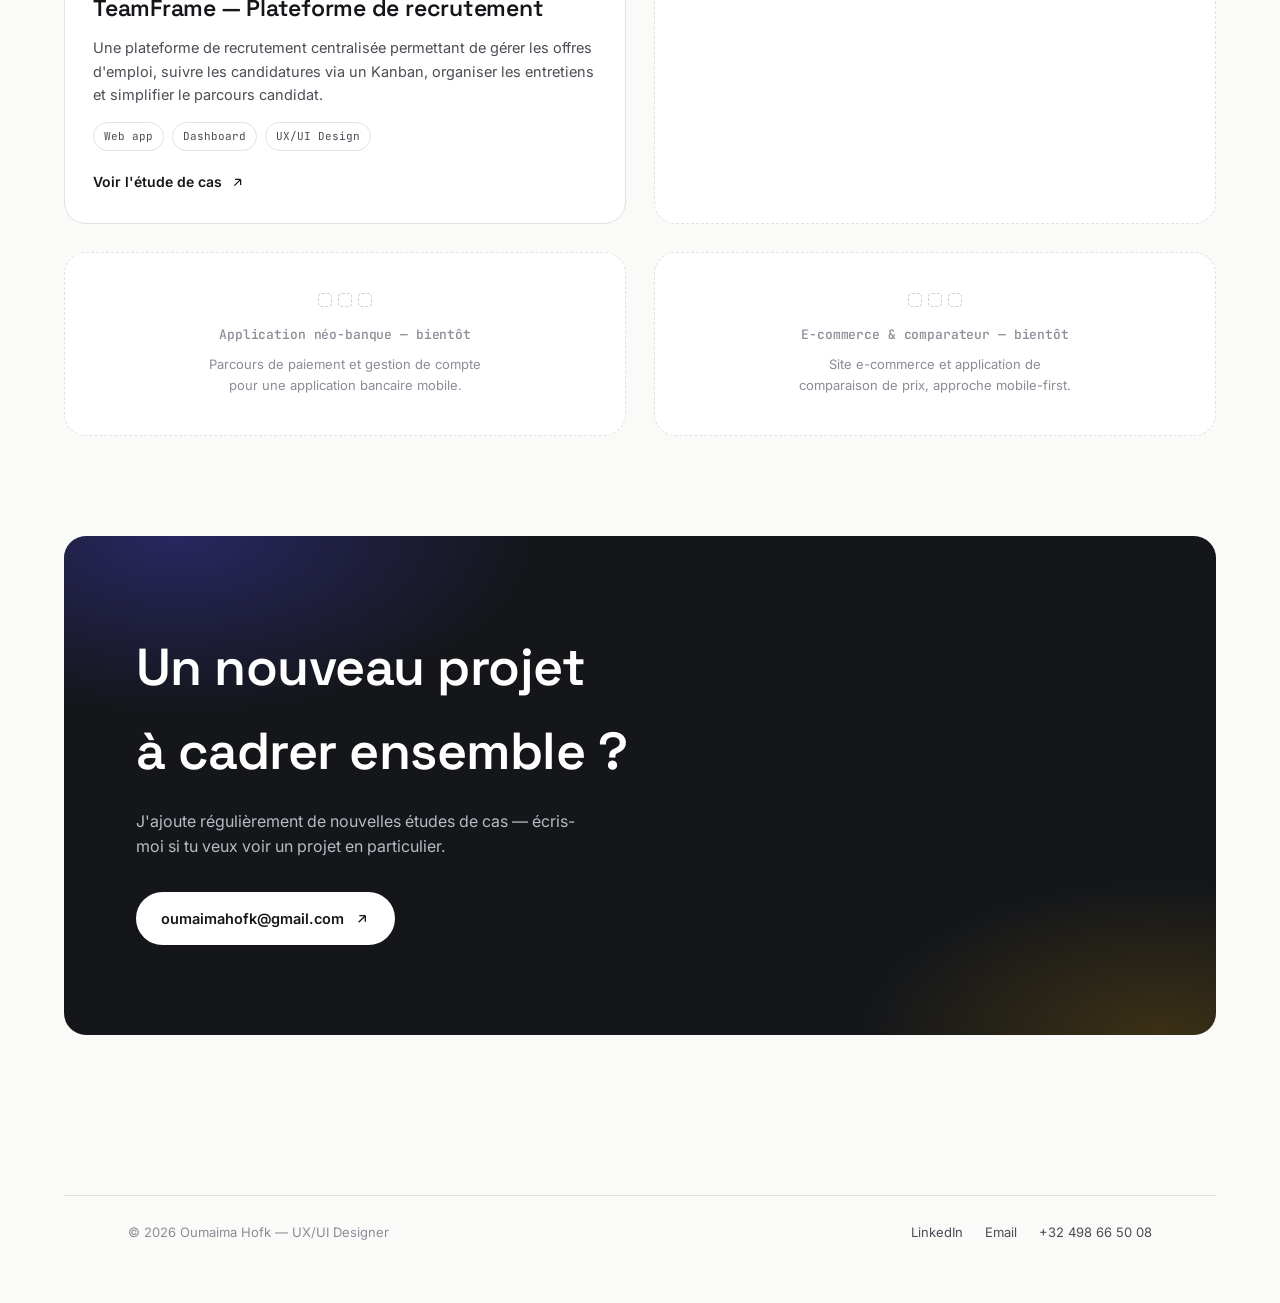
<file: projets.html>
<!DOCTYPE html>
<html lang="fr">

<head>
  <meta charset="UTF-8">
  <meta name="viewport" content="width=device-width, initial-scale=1.0">
  <title>Projets — Oumaima Hofk</title>
  <link rel="icon" type="image/png" href="favicon.png">
  <meta name="description" content="Sélection de projets UX/UI : applications mobiles, outils web SaaS, branding.">
  <link rel="stylesheet" href="css/style.css">
</head>

<button class="back-to-top" aria-label="Retour en haut">
  <svg viewBox="0 0 24 24" fill="none" stroke="currentColor" stroke-width="2">
    <path d="M6 15L12 9L18 15" />
  </svg>
</button>

<body>

  <nav class="site-nav">
    <a href="index.html" class="brand"><span class="dot"></span>Oumaima Hofk</a>
    <ul class="nav-links">
      <li><a href="index.html">Accueil</a></li>
      <li><a href="a-propos.html">À propos</a></li>
      <li class="nav-dropdown">
        <div class="nav-dropdown-row">
          <a href="projets.html" class="is-active">Projets</a>

          <button class="dropdown-toggle" type="button" aria-label="Afficher les projets" aria-expanded="false">
            <svg viewBox="0 0 24 24" fill="none" stroke="currentColor" stroke-width="2">
              <path d="M9 6L15 12L9 18" />
            </svg>
          </button>
        </div>

        <ul class="dropdown-menu">
          <li><a href="etude-cas-wide.html">Wide</a></li>
          <li><a href="etude-cas-nexumus.html">Nexumus</a></li>
          <li><a href="etude-cas-teamframe.html">TeamFrame</a></li>
        </ul>
      </li>
      <li><a href="mailto:oumaimahofk@gmail.com" class="nav-cta">Me contacter</a></li>
    </ul>
    <button class="nav-toggle" aria-label="Ouvrir le menu"><span></span><span></span><span></span></button>
  </nav>

  <header class="page-header">
    <div class="wrap reveal">
      <span class="eyebrow" style="--proj-accent:#4F46E5;">02 projets publiés</span>
      <h1 style="margin-top:16px;">Projets</h1>
      <p class="lede">Applications mobiles, outils web et systèmes de design conçus pour des équipes produit. Chaque
        projet a sa propre palette — comme un token de design system.</p>

      <div class="filters">
        <button class="filter-btn is-active" data-filter="all">Tous</button>
        <button class="filter-btn" data-filter="web">Web app</button>
        <button class="filter-btn" data-filter="mobile">Mobile</button>
        <button class="filter-btn" data-filter="packaging">Packaging</button>
        <button class="filter-btn" data-filter="branding">Branding</button>
      </div>
    </div>
  </header>

  <div class="grid-page">

    <a href="etude-cas-wide.html" class="project-card tk-wide reveal" data-cat="mobile web">
      <div class="bar"></div>
      <div class="project-thumb"><img src="images/wide-01-home.png"
          alt="Écran d'accueil de l'application immobilière Wide" loading="lazy"></div>
      <div class="project-body">
        <span class="eyebrow">App mobile · Real estate</span>
        <h3>Wide — Real Estate App</h3>
        <p>Recherche de biens, prise de rendez-vous, chat agent-client, comparateur de prêts et dashboard back-office.
        </p>
        <div class="project-tags"><span>Mobile first</span><span>Dashboard</span><span>Figma</span></div>
        <span class="project-link">Voir l'étude de cas <svg viewBox="0 0 24 24" fill="none" stroke="currentColor"
            stroke-width="2">
            <path d="M7 17L17 7M17 7H8M17 7V16" />
          </svg></span>
      </div>
    </a>

    <a href="etude-cas-nexumus.html" class="project-card tk-nexumus reveal" data-cat="web packaging">
      <div class="bar"></div>
      <div class="project-thumb"><img src="images/nexumus-06-serum-3d.jpg"
          alt="Aperçu 3D d'un flacon dans l'outil Nexumus" loading="lazy"></div>
      <div class="project-body">
        <span class="eyebrow">SaaS web · Packaging</span>
        <h3>Nexumus — Packaging Design Tool</h3>
        <p>Éditeur d'emballages et d'étiquettes en ligne : bibliothèque de mockups, édition typographique, export haute
          résolution.</p>
        <div class="project-tags"><span>Web app</span><span>UI Kit</span><span>3D preview</span></div>
        <span class="project-link">Voir l'étude de cas <svg viewBox="0 0 24 24" fill="none" stroke="currentColor"
            stroke-width="2">
            <path d="M7 17L17 7M17 7H8M17 7V16" />
          </svg></span>
      </div>
    </a>


    <a href="etude-cas-teamframe.html" class="project-card tk-teamframe reveal" data-cat="web">
      <div class="bar"></div>

      <div class="project-thumb">
        <img src="images/3 espace recruteur-job offers.png" alt="Interface de la plateforme de recrutement TeamFrame" loading="lazy">
      </div>

      <div class="project-body">
        <span class="eyebrow">Web app · Recrutement RH</span>

        <h3>TeamFrame — Plateforme de recrutement</h3>

        <p>
          Une plateforme de recrutement centralisée permettant de gérer
          les offres d'emploi, suivre les candidatures via un Kanban,
          organiser les entretiens et simplifier le parcours candidat.
        </p>

        <div class="project-tags">
          <span>Web app</span>
          <span>Dashboard</span>
          <span>UX/UI Design</span>
        </div>

        <span class="project-link">
          Voir l'étude de cas
          <svg viewBox="0 0 24 24" fill="none" stroke="currentColor" stroke-width="2">
            <path d="M7 17L17 7M17 7H8M17 7V16" />
          </svg>
        </span>
      </div>
    </a>


    <div class="project-card is-placeholder reveal" data-cat="branding">
      <div class="ph-inner">
        <div class="swatch-row"><i></i><i></i><i></i></div>
        <h4>Identité de marque — bientôt</h4>
        <p>Charte graphique & site web pour une marque de cosmétiques naturels.</p>
      </div>
    </div>

    <div class="project-card is-placeholder reveal" data-cat="mobile">
      <div class="ph-inner">
        <div class="swatch-row"><i></i><i></i><i></i></div>
        <h4>Application néo-banque — bientôt</h4>
        <p>Parcours de paiement et gestion de compte pour une application bancaire mobile.</p>
      </div>
    </div>

    <div class="project-card is-placeholder reveal" data-cat="web">
      <div class="ph-inner">
        <div class="swatch-row"><i></i><i></i><i></i></div>
        <h4>E-commerce & comparateur — bientôt</h4>
        <p>Site e-commerce et application de comparaison de prix, approche mobile-first.</p>
      </div>
    </div>

  </div>

  <section class="wrap section" style="padding-top:0;">
    <div class="contact-cta reveal">
      <h2>Un nouveau projet<br>à cadrer ensemble ?</h2>
      <p class="lede">J'ajoute régulièrement de nouvelles études de cas — écris-moi si tu veux voir un projet en
        particulier.</p>
      <a href="mailto:oumaimahofk@gmail.com" class="btn btn-primary">
        oumaimahofk@gmail.com
        <svg viewBox="0 0 24 24" fill="none" stroke="currentColor" stroke-width="2">
          <path d="M7 17L17 7M17 7H8M17 7V16" />
        </svg>
      </a>
    </div>
  </section>

  <footer class="site-footer">
    <div class="wrap footer-grid">
      <p>© 2026 Oumaima Hofk — UX/UI Designer</p>
      <div class="footer-links">
        <a href="https://linkedin.com/in/oumaima.hofk" target="_blank" rel="noopener">LinkedIn</a>
        <a href="mailto:oumaimahofk@gmail.com">Email</a>
        <a href="tel:+32498665008">+32 498 66 50 08</a>
      </div>
    </div>
  </footer>

  <script src="js/main.js"></script>
</body>

</html>
</file>
<file: css/style.css>
/* ==========================================================================
   OUMAIMA HOFK — UX/UI DESIGNER PORTFOLIO
   Design system: neutral canvas + per-project accent tokens
   ========================================================================== */

@import url('https://fonts.googleapis.com/css2?family=Space+Grotesk:wght@400;500;600;700&family=Inter:wght@400;500;600;700&family=JetBrains+Mono:wght@400;500;600&display=swap');

:root{
  /* ---- Canvas (global neutrals) ---- */
  --bg:            #FAFAF8;
  --surface:       #FFFFFF;
  --surface-2:     #F1F0EC;
  --ink:           #14161A;
  --ink-soft:      #4A4D55;
  --muted:         #8A8D96;
  --line:          #E4E2DC;
  --line-strong:   #CFCDC5;

  /* ---- Global brand accent (site chrome) ---- */
  --accent:        #4F46E5;
  --accent-ink:    #FFFFFF;
  --accent-soft:   #EEEDFC;

  /* ---- Per-project tokens (overridden per page/section) ---- */
  --proj-accent:   var(--accent);
  --proj-soft:     var(--accent-soft);

  /* ---- Type ---- */
  --font-display: 'Space Grotesk', sans-serif;
  --font-body:    'Inter', sans-serif;
  --font-mono:    'JetBrains Mono', monospace;

  /* ---- Rhythm ---- */
  --radius-sm: 8px;
  --radius-md: 14px;
  --radius-lg: 22px;
  --gutter: clamp(20px, 5vw, 64px);
  --maxw: 1280px;

  --ease: cubic-bezier(.22,1,.36,1);
}

/* Project accent tokens, applied via class on <body> or a section wrapper */
.tk-nexumus{ --proj-accent:#B08005; --proj-soft:#F6ECD3; }
.tk-wide{    --proj-accent:#0F6A5D; --proj-soft:#DEEFEC; }

/* ==========================================================================
   RESET
   ========================================================================== */
*,*::before,*::after{ box-sizing:border-box; }
html{ scroll-behavior:smooth; }
body{
  margin:0;
  background:var(--bg);
  color:var(--ink);
  font-family:var(--font-body);
  font-size:16px;
  line-height:1.6;
  -webkit-font-smoothing:antialiased;
  overflow-x:hidden;
}
img{ max-width:100%; display:block; }
a{ color:inherit; text-decoration:none; }
ul{ list-style:none; margin:0; padding:0; }
button{ font:inherit; cursor:pointer; }
h1,h2,h3,h4{ font-family:var(--font-display); margin:0; font-weight:600; letter-spacing:-0.01em; }
p{ margin:0; }

@media (prefers-reduced-motion: reduce){
  *,*::before,*::after{
    animation-duration:0.001ms !important;
    animation-iteration-count:1 !important;
    transition-duration:0.001ms !important;
    scroll-behavior:auto !important;
  }
}

::selection{ background:var(--accent); color:#fff; }

/* focus visibility */
a:focus-visible, button:focus-visible, .btn:focus-visible{
  outline:2px solid var(--accent);
  outline-offset:3px;
  border-radius:4px;
}

/* ==========================================================================
   UTILITIES
   ========================================================================== */
.wrap{ max-width:var(--maxw); margin-inline:auto; padding-inline:var(--gutter); }
.eyebrow{
  font-family:var(--font-mono);
  font-size:12.5px;
  letter-spacing:0.06em;
  text-transform:uppercase;
  color:var(--proj-accent);
  display:inline-flex;
  align-items:center;
  gap:8px;
}
.eyebrow::before{
  content:"";
  width:6px; height:6px;
  background:var(--proj-accent);
  border-radius:1px;
  transform:rotate(45deg);
  flex:none;
}
.eyebrow.no-diamond::before {
  display: none;
}
.section{ padding-block:clamp(64px,10vw,120px); }
.section-head{
  display:flex; align-items:flex-end; justify-content:space-between;
  gap:24px; margin-bottom:clamp(32px,5vw,56px); flex-wrap:wrap;
}
.section-head h2{ font-size:clamp(28px,4vw,42px); }
.section-head .lede{ color:var(--ink-soft); max-width:38ch; font-size:15.5px; }

/* reveal-on-scroll */
.reveal{ opacity:0; transform:translateY(28px); transition:opacity .8s var(--ease), transform .8s var(--ease); }
.reveal.is-visible{ opacity:1; transform:translateY(0); }
.reveal-stagger > *{ opacity:0; transform:translateY(24px); transition:opacity .7s var(--ease), transform .7s var(--ease); }
.reveal-stagger.is-visible > *{ opacity:1; transform:translateY(0); }
.reveal-stagger.is-visible > *:nth-child(1){ transition-delay:.03s; }
.reveal-stagger.is-visible > *:nth-child(2){ transition-delay:.10s; }
.reveal-stagger.is-visible > *:nth-child(3){ transition-delay:.17s; }
.reveal-stagger.is-visible > *:nth-child(4){ transition-delay:.24s; }
.reveal-stagger.is-visible > *:nth-child(5){ transition-delay:.31s; }
.reveal-stagger.is-visible > *:nth-child(6){ transition-delay:.38s; }
.cs-gallery.teamframe-gallery.teamframe-gallery-two.reveal-stagger {
  margin-top: 2rem
}

/* buttons */
.btn{
  display:inline-flex; align-items:center; gap:10px;
  padding:14px 24px;
  border-radius:999px;
  font-family:var(--font-body); font-weight:600; font-size:14.5px;
  border:1px solid transparent;
  transition:transform .35s var(--ease), background .35s var(--ease), color .35s var(--ease), border-color .35s var(--ease), box-shadow .35s var(--ease);
  position:relative; overflow:hidden;
}
.btn-primary{ background:var(--ink); color:#fff; }
.btn-primary:hover{ transform:translateY(-2px); box-shadow:0 10px 24px -8px rgba(20,22,26,.4); }
.btn-outline{ background:transparent; color:var(--ink); border-color:var(--line-strong); }
.btn-outline:hover{ border-color:var(--ink); transform:translateY(-2px); }
.btn-accent{ background:var(--proj-accent); color:#fff; }
.btn-accent:hover{ transform:translateY(-2px); filter:brightness(1.06); box-shadow:0 10px 24px -8px color-mix(in srgb, var(--proj-accent) 60%, transparent); }
.btn svg{ width:16px; height:16px; transition:transform .35s var(--ease); }
.btn:hover svg{ transform:translate(3px,-3px); }

/* spec chip — signature UI motif, mimics a Figma inspect token */
.spec-strip{
  display:flex; flex-wrap:wrap; gap:10px;
}
.spec-chip{
  display:flex; align-items:center; gap:8px;
  font-family:var(--font-mono); font-size:12.5px;
  border:1px dashed var(--line-strong);
  border-radius:999px;
  padding:8px 14px;
  color:var(--ink-soft);
  background:var(--surface);
}
.spec-chip b{ color:var(--ink); font-weight:600; }
.spec-chip .swatch{
  width:10px; height:10px; border-radius:3px;
  background:var(--proj-accent);
  flex:none;
}

/* ==========================================================================
   NAV
   ========================================================================== */
.site-nav{
  position:fixed; top:0; left:0; right:0; z-index:100;
  padding:18px var(--gutter);
  display:flex; align-items:center; justify-content:space-between;
  background:rgba(250,250,248,0.7);
  backdrop-filter:blur(14px);
  -webkit-backdrop-filter:blur(14px);
  border-bottom:1px solid transparent;
  transition:border-color .4s var(--ease), background .4s var(--ease), padding .4s var(--ease);
}
.site-nav.is-scrolled{
  border-bottom-color:var(--line);
  padding-block:12px;
}
.brand{
  font-family:var(--font-display); font-weight:700; font-size:18px;
  display:flex; align-items:center; gap:10px; letter-spacing:-0.02em;
}
.brand .dot{
  width:9px; height:9px; border-radius:3px; background:var(--accent);
  transform:rotate(45deg);
  animation:pulseDot 3.2s ease-in-out infinite;
}
@keyframes pulseDot{ 0%,100%{ transform:rotate(45deg) scale(1);} 50%{ transform:rotate(45deg) scale(1.35);} }

.nav-links{ display:flex; gap:clamp(18px,3vw,36px); align-items:center; }
.nav-links a{
  font-size:14px; font-weight:500; color:var(--ink-soft);
  position:relative;
}
.nav-links a::after{
  content:"";
  position:absolute; left:0; bottom:0; height:1px; width:100%;
  background:var(--ink);
  transform:scaleX(0); transform-origin:right;
  transition:transform .4s var(--ease);
}
.nav-links a:not(.nav-cta):hover{ color:var(--ink);}
.nav-links a:not(.nav-cta):hover::after{ transform:scaleX(1); transform-origin:left; }
.nav-links a.is-active{ color:var(--ink); }
.nav-links a.is-active::after{ transform:scaleX(1); }
.nav-cta{
  font-family:var(--font-mono); font-size:12.5px;
  border:1px solid var(--ink); border-radius:999px;
  padding:9px 16px;
  text-decoration: none;
  transition:background .35s var(--ease), color .35s var(--ease);
}
.nav-cta:hover{ 
  background:black;
  color:white; 
}

.nav-toggle{ display:none; }

/* ==========================================================================
   HERO (home)
   ========================================================================== */
.hero{
  padding:clamp(100px,9vw,190px) var(--gutter) clamp(60px,8vw,90px);
  position:relative;
}
.hero-grid{
  display:grid; grid-template-columns:1.3fr .7fr; gap:48px; align-items:end;
  max-width:var(--maxw); margin-inline:auto;
}
.hero h1{
  font-size:clamp(40px,6.4vw,84px);
  line-height:0.98;
  letter-spacing:-0.03em;
}
.hero h1 em{
  font-style:normal; color:var(--accent); position:relative;
}
.hero-sub{
  color:var(--ink-soft); font-size:17px; max-width:44ch; margin-top:22px;
}
.hero-meta{ display:flex; flex-direction:column; gap:22px; }
.hero-meta .role{
  font-family:var(--font-mono); font-size:13px; color:var(--muted);
  border-top:1px dashed var(--line-strong); padding-top:14px;
}
.hero-actions{ display:flex; gap:14px; margin-top:34px; flex-wrap:wrap; }

.marquee{
  border-top:1px solid var(--line); border-bottom:1px solid var(--line);
  padding-block:16px; margin-top:clamp(50px,8vw,80px);
  overflow:hidden; white-space:nowrap;
}
.marquee-track{
  display:inline-flex; gap:40px; animation:scrollX 28s linear infinite;
}
.marquee:hover .marquee-track{ animation-play-state:paused; }
.marquee span{
  font-family:var(--font-mono); font-size:13px; color:var(--muted);
  display:inline-flex; align-items:center; gap:40px;
}
.marquee span::after{ content:"—"; color:var(--line-strong); }
@keyframes scrollX{ from{ transform:translateX(0);} to{ transform:translateX(-50%);} }

/* ==========================================================================
   PROCESS STRIP
   ========================================================================== */
.process{ background:var(--surface-2); }
.process-grid{
  display:grid; grid-template-columns:repeat(4,1fr); gap:1px;
  background:var(--line); border:1px solid var(--line); border-radius:var(--radius-lg);
  overflow:hidden;
}
.process-step{
  background:var(--surface); padding:32px 26px; min-height:200px;
  display:flex; flex-direction:column; justify-content:space-between;
  transition:background .4s var(--ease);
}
.process-step:hover{ background:var(--accent-soft); }
.process-step .num{ font-family:var(--font-mono); font-size:12.5px; color:var(--accent); }
.process-step h3{ font-size:18px; margin-top:24px; }
.process-step p{ font-size:13.5px; color:var(--ink-soft); margin-top:10px; }

/* ==========================================================================
   SKILLS TOKEN GRID
   ========================================================================== */
.skills-grid{
  display:grid; grid-template-columns:repeat(auto-fit,minmax(150px,1fr)); gap:12px;
}
.skill-card{
  border:1px solid var(--line); border-radius:var(--radius-md);
  padding:20px; background:var(--surface);
  transition:transform .35s var(--ease), border-color .35s var(--ease), box-shadow .35s var(--ease);
}
.skill-card:hover{ transform:translateY(-4px); border-color:var(--accent); box-shadow:0 14px 30px -18px rgba(79,70,229,.5); }
.skill-card .tag{ font-family:var(--font-mono); font-size:11px; color:var(--muted); }
.skill-card h4{ font-size:16px; margin-top:10px; }

/* ==========================================================================
   PROJECT CARDS
   ========================================================================== */
.work-grid{
  display:grid; grid-template-columns:repeat(2,1fr); gap:28px;
}
.project-card{
  position:relative;
  border:1px solid var(--line);
  border-radius:var(--radius-lg);
  background:var(--surface);
  overflow:hidden;
  transition:transform .5s var(--ease), box-shadow .5s var(--ease), border-color .5s var(--ease);
}
.project-card:hover{
  transform:translateY(-8px);
  box-shadow:0 30px 60px -30px rgba(20,22,26,.28);
  border-color:var(--proj-accent);
}
.project-card .bar{
  height:4px; background:var(--proj-accent);
  transform:scaleX(.18); transform-origin:left;
  transition:transform .6s var(--ease);
}
.project-card:hover .bar{ transform:scaleX(1); }
.project-thumb{
  aspect-ratio:16/10.5; overflow:hidden; background:var(--surface-2);
  position:relative;
}
.project-thumb img{
  width:100%; height:100%; object-fit:cover;
  transition:transform .8s var(--ease);
}
.project-card:hover .project-thumb img{ transform:scale(1.045); }
.project-body{ padding:26px 28px 28px; }
.project-body .eyebrow{ margin-bottom:10px; }
.project-body h3{ font-size:23px; }
.project-body p{ color:var(--ink-soft); font-size:14.5px; margin-top:10px; }
.project-tags{ display:flex; gap:8px; margin-top:16px; flex-wrap:wrap; }
.project-tags span{
  font-family:var(--font-mono); font-size:11px; color:var(--ink-soft);
  border:1px solid var(--line); border-radius:999px; padding:5px 10px;
}
.project-link{
  margin-top:20px; display:inline-flex; align-items:center; gap:8px;
  font-weight:600; font-size:14px; color:var(--ink);
}
.project-link svg{ width:15px; height:15px; transition:transform .4s var(--ease); }
.project-card:hover .project-link svg{ transform:translate(4px,-4px); }

/* placeholder / future project card */
.project-card.is-placeholder{
  display:flex; align-items:center; justify-content:center; text-align:center;
  border-style:dashed; min-height:100%; padding:40px;
}
.project-card.is-placeholder .ph-inner{ max-width:280px; }
.project-card.is-placeholder .swatch-row{ display:flex; gap:6px; justify-content:center; margin-bottom:18px; }
.project-card.is-placeholder .swatch-row i{
  width:14px; height:14px; border-radius:4px; display:block;
  border:1px dashed var(--line-strong);
}
.project-card.is-placeholder h4{ font-family:var(--font-mono); font-size:13px; color:var(--muted); font-weight:500; }
.project-card.is-placeholder p{ font-size:13px; color:var(--muted); margin-top:8px; }

/* ==========================================================================
   FOOTER / CONTACT
   ========================================================================== */
.contact-cta{
  background:var(--ink); color:#fff; border-radius:var(--radius-lg);
  padding:clamp(48px,8vw,90px) clamp(28px,6vw,72px);
  position:relative; overflow:hidden;
}
.contact-cta::before{
  content:""; position:absolute; inset:-2px;
  background:
    radial-gradient(600px 300px at 10% 0%, rgba(79,70,229,.35), transparent 60%),
    radial-gradient(500px 260px at 95% 100%, rgba(176,128,5,.25), transparent 60%);
  pointer-events:none;
}
.contact-cta h2{ font-size:clamp(30px,5vw,52px); position:relative; max-width:16ch; }
.contact-cta .lede{ color:#B9BAC4; margin-top:16px; max-width:46ch; position:relative; font-size:16px; }
.contact-cta .btn-primary{ background:#fff; color:var(--ink); margin-top:32px; position:relative; }
.contact-cta .btn-primary:hover{ box-shadow:0 10px 26px -10px rgba(255,255,255,.35); }

.site-footer{ padding:40px var(--gutter) 60px; }
.footer-grid{
  display:flex; justify-content:space-between; align-items:center;
  padding-top:26px; border-top:1px solid var(--line);
  flex-wrap:wrap; gap:16px;
}
.footer-grid p{ font-size:13px; color:var(--muted); }
.footer-links{ display:flex; gap:22px; }
.footer-links a{ font-size:13px; color:var(--ink-soft); }
.footer-links a:hover{ color:var(--ink); }

/* ==========================================================================
   PROJETS PAGE — filters
   ========================================================================== */
.page-header{
  padding:clamp(90px,8vw,170px) var(--gutter) clamp(30px,5vw,50px);
}
.page-header h1{ font-size:clamp(34px,6vw,64px); letter-spacing:-0.02em; max-width:16ch; }
.page-header .lede{ color:var(--ink-soft); font-size:16px; max-width:52ch; margin-top:16px; }

.filters{
  display:flex; gap:10px; flex-wrap:wrap; margin-top:34px;
}
.filter-btn{
  font-family:var(--font-mono); font-size:12.5px;
  padding:9px 16px; border-radius:999px; border:1px solid var(--line-strong);
  background:transparent; color:var(--ink-soft);
  transition:background .35s var(--ease), color .35s var(--ease), border-color .35s var(--ease);
}
.filter-btn:hover{ border-color:var(--ink); color:var(--ink); }
.filter-btn.is-active{ background:var(--ink); color:#fff; border-color:var(--ink); }

.grid-page{
  display:grid; grid-template-columns:repeat(2,1fr); gap:28px;
  padding:20px var(--gutter) 100px; max-width:var(--maxw); margin-inline:auto;
}
.grid-page .project-card{ transition:transform .5s var(--ease), box-shadow .5s var(--ease), border-color .5s var(--ease), opacity .4s ease; }
.grid-page .project-card.is-hidden{ display:none; }

/* ==========================================================================
   CASE STUDY PAGES
   ========================================================================== */
.cs-hero{
  padding:clamp(100px,9vw,180px) var(--gutter) clamp(50px,8vw,80px);
  background:
    radial-gradient(900px 420px at 85% -10%, var(--proj-soft), transparent 65%);
}
.cs-hero .wrap{ max-width:var(--maxw); }
.cs-kicker{ display:flex; align-items:center; gap:12px; margin-bottom:22px; }
.cs-title{ font-size:clamp(38px,7vw,76px); letter-spacing:-0.03em; max-width:18ch; }
.cs-lede{ font-size:17px; color:var(--ink-soft); max-width:60ch; margin-top:20px; }

.cs-meta{
  margin-top:44px; display:grid; grid-template-columns:repeat(4,1fr); gap:1px;
  background:var(--line); border:1px solid var(--line); border-radius:var(--radius-md); overflow:hidden;
}
.cs-meta div{ background:var(--surface); padding:18px 20px; }
.cs-meta .k{ font-family:var(--font-mono); font-size:11px; color:var(--muted); text-transform:uppercase; letter-spacing:.05em; }
.cs-meta .v{ margin-top:8px; font-weight:600; font-size:14.5px; }

.cs-cover{
  margin-top:56px; border-radius:var(--radius-lg); overflow:hidden;
  border:1px solid var(--line);
}
.cs-cover img{ width:100%; display:block; }

 .img-laptop-container {
  display: flex;
  justify-content: center;
 }

 .img-laptop {
  width: 80% !important;
 }

.cs-section{ padding-block:clamp(56px,4vw,96px); }
.cs-2col{ display:grid; grid-template-columns:0.85fr 1.15fr; gap:56px; align-items:start; }
.cs-2col h2{ font-size:clamp(26px,3.6vw,36px); }
.cs-2col .num{ font-family:var(--font-mono); color:var(--proj-accent); font-size:13px; margin-bottom:14px; display:block; }
.cs-2col p{ color:var(--ink-soft); font-size:15.5px; }
.cs-2col ul{ margin-top:18px; display:flex; flex-direction:column; gap:12px; }
.cs-2col li{
  font-size:14.5px; color:var(--ink-soft); padding-left:22px; position:relative;
}
.cs-2col li::before{
  content:""; position:absolute; left:0; top:7px; width:9px; height:9px;
  border:1.5px solid var(--proj-accent); border-radius:2px; transform:rotate(45deg);
}

.cs-gallery{
  display:grid; grid-template-columns:repeat(3,1fr); gap:20px;
}
.cs-gallery figure{
  margin:0; 
  border-radius:var(--radius-md);
  overflow:hidden; 
  border:1px solid var(--line);
  background:var(--surface-2);
  display: flex;
  flex-direction: column;
  align-items: center;
  text-align: center;
  justify-content: space-evenly;
}

/* ==========================================================================
   NAV DROPDOWN
   ========================================================================== */

.nav-dropdown {
  position: relative;
}

.nav-dropdown-row {
  display: flex;
  align-items: center;
}

/* Hidden on desktop because hover controls the dropdown */
.dropdown-toggle {
  display: none;
  align-items: center;
  justify-content: center;
  padding: 0;
  border: 0;
  background: transparent;
  color: var(--ink);
}

.dropdown-toggle svg {
  width: 18px;
  height: 18px;
  transition: transform .35s var(--ease);
}


/* ---------- DESKTOP DROPDOWN ---------- */

.dropdown-menu {
  position: absolute;
  top: calc(100% + 14px);
  left: 50%;
  transform: translate(-50%, 8px);

  min-width: 180px;
  padding: 8px;

  background: var(--surface);
  border: 1px solid var(--line);
  border-radius: var(--radius-md);

  box-shadow: 0 18px 45px -20px rgba(20, 22, 26, .3);

  opacity: 0;
  visibility: hidden;
  pointer-events: none;

  transition:
    opacity .25s var(--ease),
    transform .25s var(--ease),
    visibility .25s;
}

/*
  Invisible bridge so the menu doesn't disappear
  while the mouse travels from "Projets" to the dropdown.
*/
.dropdown-menu::before {
  content: "";
  position: absolute;
  left: 0;
  right: 0;
  top: -15px;
  height: 15px;
}

.nav-dropdown:hover .dropdown-menu,
.nav-dropdown:focus-within .dropdown-menu {
  opacity: 1;
  visibility: visible;
  pointer-events: auto;
  transform: translate(-50%, 0);
}

.dropdown-menu li {
  width: 100%;
}

.nav-links .dropdown-menu a {
  display: block;
  width: 100%;
  padding: 10px 12px;

  border-radius: 8px;

  font-size: 14px;
  white-space: nowrap;
}

/* Remove your normal navbar underline inside dropdown */
.nav-links .dropdown-menu a::after {
  display: none;
}

.nav-links .dropdown-menu a:hover {
  background: var(--surface-2);
}

.neximus-overview {
  width: 90%;
  height: 90%;
}
.cs-gallery figure img{ 
  transition:transform .7s var(--ease);
 }
.cs-gallery figure:hover img{ transform:scale(1.05); }
.cs-gallery figcaption{
  font-family:var(--font-mono); font-size:11.5px; color:var(--muted);
  padding:10px 14px; border-top:1px solid var(--line);
}
.cs-gallery .span-2{ grid-column:span 2; }
.cs-gallery .span-3{ grid-column:span 3; }

.cs-wide-shot{
  border-radius:var(--radius-lg); overflow:hidden; border:1px solid var(--line);
  background:var(--surface-2);
}

.cs-outcome{
  display:grid; grid-template-columns:repeat(3,1fr); gap:24px;
}
.outcome-card{
  border:1px solid var(--line); border-radius:var(--radius-md); padding:26px;
  background:var(--surface);
}
.outcome-card .big{ font-family:var(--font-display); font-size:38px; color:var(--proj-accent); }
.outcome-card p{ margin-top:10px; font-size:14px; color:var(--ink-soft); }

.cs-next{
  border-top:1px solid var(--line); padding-block:50px;
  display:flex; justify-content:space-between; align-items:center; flex-wrap:wrap; gap:20px;
}
.cs-next .label{ font-family:var(--font-mono); font-size:12px; color:var(--muted); }
.cs-next h3{ font-size:26px; margin-top:8px; }
.cs-next a{ display:flex; align-items:center; gap:16px; }
.cs-next .arrow{
  width:46px; height:46px; border-radius:50%; border:1px solid var(--line-strong);
  display:flex; align-items:center; justify-content:center; transition:all .4s var(--ease);
}
.cs-next a:hover .arrow{ background:var(--ink); border-color:var(--ink); }
.cs-next a:hover .arrow svg{ stroke:#fff; transform:translate(3px,-3px); }
.cs-next .arrow svg{ width:18px; height:18px; transition:transform .4s var(--ease); }

/* mobile app collage for wide case study */
.phone-collage{
  display:grid; grid-template-columns:repeat(4,1fr); gap:20px;
}
.phone-collage img{
  border-radius:16px; border:1px solid var(--line); background:var(--surface-2);
  transition:transform .5s var(--ease);
}
.phone-collage img:hover{ transform:translateY(-6px); }

/* ==========================================================================
   RESPONSIVE
   ========================================================================== */
@media (max-width:980px){
  .hero-grid{ grid-template-columns:1fr; gap:24px; }
  .process-grid{ grid-template-columns:repeat(2,1fr); }
  .work-grid, .grid-page{ grid-template-columns:1fr; }
  .cs-2col{ grid-template-columns:1fr; gap:28px; }
  .cs-gallery{ grid-template-columns:repeat(2,1fr); }
  .cs-gallery .span-3{ grid-column:span 2; }
  .cs-meta{ grid-template-columns:repeat(2,1fr); }
  .cs-outcome{ grid-template-columns:1fr; }
  .phone-collage{ grid-template-columns:repeat(2,1fr); }
}
@media (max-width:720px){
  .nav-links{
    position:fixed; inset:0 0 0 auto; width:min(78vw,320px); height:100vh;
    background:var(--surface); flex-direction:column; align-items:flex-start;
    padding:100px 28px 28px; gap:26px;
    transform:translateX(100%); transition:transform .5s var(--ease);
    box-shadow:-20px 0 60px -30px rgba(0,0,0,.3);
  }
  .nav-links.is-open{ transform:translateX(0); }
  .nav-links a{ font-size:18px; }
  .nav-toggle{
    display:flex; flex-direction:column; gap:5px; background:none; border:none;
    width:32px; height:22px; justify-content:center; z-index:110;
  }
  .nav-toggle span{ height:2px; background:var(--ink); border-radius:2px; transition:transform .3s var(--ease), opacity .3s var(--ease); }
  .nav-toggle.is-open span:nth-child(1){ transform:translateY(6.5px) rotate(45deg); }
  .nav-toggle.is-open span:nth-child(2){ opacity:0; }
  .nav-toggle.is-open span:nth-child(3){ transform:translateY(-6.5px) rotate(-45deg); }
  .cs-gallery{ grid-template-columns:1fr; }
  .cs-gallery .span-2, .cs-gallery .span-3{ grid-column:span 1; }
  .phone-collage{ grid-template-columns:1fr 1fr; }

  /* ---------- MOBILE PROJECT DROPDOWN ---------- */

  .nav-dropdown {
    width: 100%;
  }

  .nav-dropdown-row {
    width: 100%;
    display: flex;
    align-items: center;
    justify-content: space-between;
  }

  .nav-dropdown-row > a {
    flex: 1;
  }

  .dropdown-toggle {
    display: flex;

    width: 38px;
    height: 38px;

    margin-left: 12px;

    border: 1px solid var(--line);
    border-radius: 50%;
  }

  .dropdown-toggle:hover {
    background: var(--surface-2);
  }

  /* > becomes down arrow when open */
  .nav-dropdown.is-open .dropdown-toggle svg {
    transform: rotate(90deg);
  }


  .dropdown-menu {
    /* Cancel desktop positioning */
    position: static;

    min-width: 0;
    width: 100%;

    padding: 0;
    margin: 0;

    border: 0;
    border-radius: 0;
    box-shadow: none;
    background: transparent;

    opacity: 1;
    visibility: visible;
    pointer-events: auto;

    transform: none;

    /* collapsed state */
    max-height: 0;
    overflow: hidden;

    transition:
      max-height .4s var(--ease),
      margin .4s var(--ease);
  }

  .dropdown-menu::before {
    display: none;
  }

  .nav-dropdown:hover .dropdown-menu,
  .nav-dropdown:focus-within .dropdown-menu {
    transform: none;
  }

  .nav-dropdown.is-open .dropdown-menu {
    max-height: 180px;
    margin-top: 12px;
  }

  .nav-links .dropdown-menu a {
    font-size: 15px;

    padding: 9px 12px 9px 18px;

    color: var(--ink-soft);

    border-left: 1px solid var(--line);
    border-radius: 0;
  }

  .nav-links .dropdown-menu a:hover {
    color: var(--ink);
    background: transparent;
  }
}

/* ==========================================================================
   BACK TO TOP
   ========================================================================== */

.back-to-top {
  position: fixed;
  right: 28px;
  bottom: 28px;
  z-index: 90;

  width: 48px;
  height: 48px;

  display: flex;
  align-items: center;
  justify-content: center;

  border: 1px solid var(--line-strong);
  border-radius: 50%;

  background: var(--surface);
  color: var(--ink);

  box-shadow: 0 12px 30px -14px rgba(20, 22, 26, .35);

  opacity: 0;
  visibility: hidden;
  pointer-events: none;

  transform: translateY(12px);

  transition:
    opacity .3s var(--ease),
    visibility .3s,
    transform .3s var(--ease),
    background .3s var(--ease),
    color .3s var(--ease),
    border-color .3s var(--ease);
}

.back-to-top svg {
  width: 20px;
  height: 20px;
}

.back-to-top.is-visible {
  opacity: 1;
  visibility: visible;
  pointer-events: auto;
  transform: translateY(0);
}

.back-to-top:hover {
  background: var(--ink);
  color: #fff;
  border-color: var(--ink);
  transform: translateY(-3px);
}

/* ==========================================================================
   A PROPOS PAGE — creative narrative layout
   Scoped to body.about-page so existing pages remain unchanged
   ========================================================================== */
.about-page{
  --display:var(--font-display);
  --body:var(--font-body);
  --mono:var(--font-mono);

.story-hero { position: relative; min-height: 100svh; overflow: hidden; padding: clamp(100px, 6vw, 170px) 0 70px; }
.about-hero-grid { position: relative; display: grid; grid-template-columns: 1fr .72fr; grid-template-rows: 1fr auto; align-items: center; gap: 35px clamp(50px, 8vw, 110px); }
.hero-copy { position: relative; z-index: 2; padding-top: 80px; }
.hero-copy h1 { margin-top: 20px; font-family: var(--font-display); font-size: clamp(58px, 8vw, 112px); font-weight: 600; letter-spacing: -.06em; line-height: .86; }
.hero-copy h1 em { color: var(--accent); font-style: normal; }
.hero-intro { max-width: 53ch; margin-top: 34px; color: var(--ink-soft); font-size: clamp(16px, 1.4vw, 19px); }
.text-link { display: inline-flex; align-items: center; gap: 14px; margin-top: 32px; padding-bottom: 5px; border-bottom: 1px solid var(--ink); font-size: 13.5px; font-weight: 600; }
.text-link span { color: var(--accent); }
.portrait-composition { position: relative; width: min(100%, 430px); margin-inline: auto; padding: 38px; }
.portrait-frame { position: relative; z-index: 2; aspect-ratio: 4 / 5; overflow: hidden; border: 1px solid var(--ink); border-radius: 48% 48% 14px 14px; background: var(--accent-soft); }
.portrait-frame::after { position: absolute; inset: 12px; border: 1px solid rgba(255, 255, 255, .62); border-radius: 48% 48% 8px 8px; content: ""; pointer-events: none; }
.portrait-frame img { width: 100%; height: 100%; object-fit: cover; object-position: center 22%; filter: saturate(.88); }
.portrait-composition::before { position: absolute; inset: 62px 14px 10px 70px; border-radius: 50% 50% 20px 20px; background: var(--accent); content: ""; transform: rotate(7deg); }
.portrait-caption { position: absolute; right: -25px; bottom: 48px; z-index: 4; padding: 11px 14px; border: 1px solid var(--line-strong); border-radius: 8px; background: rgba(255, 255, 255, .88); font-family: var(--font-mono); font-size: 10px; line-height: 1.5; backdrop-filter: blur(10px); }
.floating-note { position: absolute; z-index: 5; padding: 7px 11px; border: 1px solid var(--line-strong); border-radius: 999px; background: var(--bg); font-family: var(--font-mono); font-size: 9.5px; }
.note-one { top: 28px; right: -8px; transform: rotate(5deg); }
.note-two { bottom: 110px; left: -18px; transform: rotate(-7deg); }
.note-three { top: 38%; right: -54px; transform: rotate(8deg); }
.hero-index { grid-column: 1 / -1; display: grid; grid-template-columns: repeat(3, 1fr); margin-top: 24px; border-top: 1px solid var(--line); }
.hero-index div { display: grid; grid-template-columns: auto 1fr; align-items: start; gap: 22px; padding: 21px 28px 0 0; }
.hero-index div + div { padding-left: 28px; border-left: 1px solid var(--line); }
.hero-index span { color: var(--accent); font-family: var(--font-mono); font-size: 10px; }
.hero-index p { font-family: var(--font-display); font-size: 16px; font-weight: 600; line-height: 1.25; }

.manifesto { position: relative; overflow: hidden; padding-block: clamp(90px, 12vw, 160px); background: var(--ink); color: #fff; }
.manifesto::after { position: absolute; right: -120px; bottom: -220px; width: 500px; height: 500px; border: 1px solid rgba(255, 255, 255, .12); border-radius: 50%; box-shadow: 0 0 0 90px rgba(79, 70, 229, .08), 0 0 0 180px rgba(79, 70, 229, .04); content: ""; }
.manifesto-grid { position: relative; z-index: 2; display: grid; grid-template-columns: .36fr 1.25fr .6fr; align-items: start; gap: clamp(35px, 6vw, 90px); }
.manifesto blockquote { font-family: var(--font-display); font-size: clamp(37px, 5vw, 66px); font-weight: 500; letter-spacing: -.045em; line-height: 1.08; }
.manifesto blockquote em { color: #aaa5ff; font-style: normal; }
.manifesto-copy { display: grid; gap: 22px; padding-top: 10px; color: #b9bac4; font-size: 14px; }

.section-heading { display: flex; align-items: flex-end; justify-content: space-between; gap: 35px; margin-bottom: clamp(60px, 9vw, 110px); }
.section-heading h2 { margin-top: 14px; font-family: var(--font-display); font-size: clamp(42px, 5.5vw, 76px); font-weight: 600; letter-spacing: -.055em; line-height: .98; }
.section-heading > p { max-width: 41ch; color: var(--ink-soft); font-size: 14.5px; }
.journey { background: var(--surface-2); }
.journey-track { position: relative; display: grid; grid-template-columns: 1fr 1fr; gap: 70px 100px; }
.track-line { position: absolute; top: 0; bottom: 0; left: 50%; width: 1px; background: linear-gradient(var(--accent), var(--line-strong) 85%, transparent); }
.journey-card { position: relative; min-height: 330px; padding: 32px; border: 1px solid var(--line); border-radius: 18px; background: var(--surface); transition: transform .45s var(--ease), border-color .45s var(--ease), box-shadow .45s var(--ease); }
.journey-card:hover { border-color: var(--accent); box-shadow: 0 26px 55px -35px rgba(79, 70, 229, .5); transform: translateY(-7px) rotate(-.5deg); }
.journey-card::after { position: absolute; top: 46px; width: 51px; height: 1px; background: var(--line-strong); content: ""; }
.side-left::after { right: -51px; }
.side-right::after { left: -51px; }
.journey-card::before { position: absolute; top: 40px; width: 11px; height: 11px; border: 3px solid var(--surface-2); border-radius: 2px; background: var(--accent); content: ""; transform: rotate(45deg); }
.side-left::before { right: -56px; }
.side-right::before { left: -56px; }
.side-right { margin-top: 120px; }
.featured { background: var(--accent-soft); }
.year { color: var(--accent); font-family: var(--font-mono); font-size: 11px; }
.card-number { position: absolute; top: 22px; right: 26px; color: var(--line); font-family: var(--font-display); font-size: 50px; font-weight: 700; line-height: 1; }
.journey-card .role { margin-top: 44px; color: var(--muted); font-family: var(--font-mono); font-size: 10.5px; text-transform: uppercase; }
.journey-card h3 { margin-top: 6px; font-family: var(--font-display); font-size: 28px; }
.journey-card h3 + p { margin-top: 14px; color: var(--ink-soft); font-size: 13.5px; }
.mini-tags { display: flex; flex-wrap: wrap; gap: 7px; margin-top: 24px; }
.mini-tags span { padding: 5px 9px; border: 1px solid var(--line); border-radius: 999px; background: rgba(255, 255, 255, .68); color: var(--ink-soft); font-family: var(--font-mono); font-size: 9.5px; }

.toolkit { background: var(--bg); }
.compact-heading { margin-bottom: 60px; }
.bento-grid { display: grid; grid-template-columns: 1.15fr .8fr .8fr; grid-template-rows: auto auto; gap: 16px; }
.bento { position: relative; overflow: hidden; min-height: 260px; padding: 30px; border: 1px solid var(--line); border-radius: 18px; background: var(--surface); }
.bento-label { color: var(--muted); font-family: var(--font-mono); font-size: 10px; letter-spacing: .08em; text-transform: uppercase; }
.bento-process { grid-column: span 2; background: var(--ink); color: #fff; }
.process-loop { display: flex; align-items: center; justify-content: space-between; gap: 12px; margin: 70px 0 38px; }
.process-loop span { font-family: var(--font-display); font-size: clamp(16px, 2vw, 24px); font-weight: 600; }
.process-loop i { color: #6f7280; font-style: normal; }
.bento-process > p:last-child { color: #b9bac4; font-size: 13px; }
.bento-figma { grid-row: span 2; background: var(--accent); color: #fff; }
.bento-figma .bento-label { color: #c9c6ff; }
.bento-figma strong { display: block; margin-top: 35px; font-family: var(--font-display); font-size: clamp(75px, 8vw, 120px); letter-spacing: -.09em; line-height: .68; }
.bento-figma strong span { color: #b9ffb0; }
.bento-figma > p:last-child { position: absolute; right: 30px; bottom: 30px; left: 30px; color: #e0dfff; font-family: var(--font-mono); font-size: 10px; }
.bento-adobe { background: var(--accent-soft); }
.app-grid { display: grid; grid-template-columns: 1fr 1fr; gap: 9px; width: 142px; margin: 32px 0 24px; }
.app-grid span { display: grid; aspect-ratio: 1; place-items: center; border: 1px solid #aaa5ff; border-radius: 8px; color: var(--accent); font-family: var(--font-display); font-size: 21px; font-weight: 600; }
.bento-adobe > p:last-child { color: var(--ink-soft); font-size: 11px; }
.bento-skills { min-height: 370px; }
.bento-skills ul { margin-top: 30px; }
.bento-skills li { display: grid; grid-template-columns: 34px 1fr; padding: 11px 0; border-top: 1px solid var(--line); font-family: var(--font-display); font-size: 15px; font-weight: 600; }
.bento-skills li span { color: var(--accent); font-family: var(--font-mono); font-size: 9px; font-weight: 400; }
.bento-human { grid-column: span 2; min-height: 370px; background: linear-gradient(135deg, var(--surface), var(--accent-soft)); }
.human-copy { max-width: 19ch; margin-top: 48px; font-family: var(--font-display); font-size: clamp(27px, 3.5vw, 45px); font-weight: 500; letter-spacing: -.04em; line-height: 1.1; }
.human-tags { position: absolute; right: 28px; bottom: 28px; display: flex; flex-wrap: wrap; justify-content: flex-end; gap: 7px; max-width: 280px; }
.human-tags span { padding: 7px 11px; border: 1px solid var(--line-strong); border-radius: 999px; background: var(--surface); font-family: var(--font-mono); font-size: 9.5px; }

.learning { background: var(--surface-2); }
.learning-layout { display: grid; grid-template-columns: .7fr 1.3fr; gap: clamp(50px, 9vw, 130px); }
.learning-intro { position: sticky; top: 120px; align-self: start; }
.learning-intro h2 { max-width: 10ch; margin-top: 17px; font-family: var(--font-display); font-size: clamp(42px, 5vw, 66px); letter-spacing: -.05em; line-height: 1; }
.learning-intro > p:last-child { max-width: 38ch; margin-top: 25px; color: var(--ink-soft); font-size: 14px; }
.learning-list { border-top: 1px solid var(--line-strong); }
.learning-list article { display: grid; grid-template-columns: 85px 120px 1fr; gap: 20px; padding: 30px 0; border-bottom: 1px solid var(--line); }
.learning-list article > span, .learning-list time { font-family: var(--font-mono); font-size: 9.5px; }
.learning-list article > span { color: var(--accent); text-transform: uppercase; }
.learning-list time { color: var(--muted); }
.learning-list h3 { font-family: var(--font-display); font-size: 20px; line-height: 1.25; }
.learning-list h3 + p { margin-top: 5px; color: var(--ink-soft); font-size: 12px; }
.learning-list small { grid-column: 3; color: var(--muted); font-size: 11px; }

.personal-strip { padding-block: clamp(70px, 9vw, 110px); border-top: 1px solid var(--line); border-bottom: 1px solid var(--line); }
.personal-grid { display: grid; grid-template-columns: .8fr 1.25fr .75fr; align-items: center; gap: clamp(35px, 7vw, 90px); }
.personal-grid > div:first-child ul { margin-top: 24px; }
.personal-grid > div:first-child li { display: flex; justify-content: space-between; gap: 20px; padding: 7px 0; border-bottom: 1px dotted var(--line); font-family: var(--font-display); font-weight: 600; }
.personal-grid > div:first-child li span { color: var(--muted); font-family: var(--font-mono); font-size: 9.5px; font-weight: 400; }
.personal-quote { padding-inline: clamp(20px, 4vw, 60px); border-right: 1px solid var(--line); border-left: 1px solid var(--line); }
.personal-quote p { font-family: var(--font-display); font-size: clamp(24px, 3vw, 39px); letter-spacing: -.035em; line-height: 1.2; }
.interest-orbit { position: relative; display: grid; aspect-ratio: 1; place-items: center; border: 1px dashed var(--line-strong); border-radius: 50%; }
.interest-orbit span { position: absolute; padding: 6px 9px; border: 1px solid var(--line); border-radius: 999px; background: var(--surface); font-family: var(--font-mono); font-size: 9px; }
.interest-orbit span:nth-child(1) { top: 12%; left: 2%; }
.interest-orbit span:nth-child(2) { top: 48%; right: -5%; }
.interest-orbit span:nth-child(3) { bottom: 8%; left: 7%; }
.interest-orbit i { width: 18px; height: 18px; border-radius: 4px; background: var(--accent); transform: rotate(45deg); }

.contact-section { padding-block: clamp(80px, 11vw, 140px); }
.contact-card { position: relative; overflow: hidden; padding: clamp(48px, 8vw, 92px) clamp(30px, 7vw, 84px); border-radius: 22px; background: var(--ink); color: #fff; }
.contact-card::before { position: absolute; inset: -2px; background: radial-gradient(650px 320px at 5% 0%, rgba(79, 70, 229, .42), transparent 65%), radial-gradient(500px 260px at 100% 100%, rgba(176, 128, 5, .22), transparent 65%); content: ""; }
.contact-card > * { position: relative; }
.contact-card h2 { max-width: 16ch; margin-top: 18px; font-family: var(--font-display); font-size: clamp(40px, 6vw, 76px); letter-spacing: -.055em; line-height: 1; }
.contact-card h2 em { color: #aaa5ff; font-style: normal; }
.contact-card > p:not(.eyebrow) { max-width: 47ch; margin-top: 22px; color: #b9bac4; }
.contact-actions { display: flex; align-items: center; gap: 28px; margin-top: 36px; }
.button-light { display: inline-flex; align-items: center; gap: 14px; padding: 13px 20px; border-radius: 999px; background: #fff; color: var(--ink); font-size: 13px; font-weight: 600; }
.contact-actions > a:last-child { color: #b9bac4; font-family: var(--font-mono); font-size: 11px; }
.site-footer { padding: 0 var(--gutter) 56px; }
.footer-inner { display: flex; justify-content: space-between; gap: 20px; padding-top: 28px; border-top: 1px solid var(--line); color: var(--muted); font-size: 12px; }
.footer-inner div { display: flex; gap: 22px; }
.footer-inner a:hover { color: var(--accent); }
}


@media (max-width:980px){
  .about-page .about-hero-grid{ grid-template-columns:1fr .7fr; gap:40px; }
  .about-page .portrait-composition{ padding-inline:25px; }
  .about-page .note-three{ right:-10px; }
  .about-page .manifesto-grid{ grid-template-columns:1fr 2fr; }
  .about-page .manifesto-copy{ grid-column:2; }
  .about-page .journey-track{ gap-inline:74px; }
  .about-page .journey-card::after{ width:38px; }
  .about-page .side-left::after{ right:-38px; }
  .about-page .side-right::after{ left:-38px; }
  .about-page .side-left::before{ right:-43px; }
  .about-page .side-right::before{ left:-43px; }
  .about-page .bento-grid{ grid-template-columns:1fr 1fr; }
  .about-page .bento-process{ grid-column:span 2; }
  .about-page .bento-figma{ grid-row:auto; }
  .about-page .bento-human{ grid-column:span 1; }
  .about-page .personal-grid{ grid-template-columns:1fr 1.3fr; }
  .about-page .interest-orbit{ display:none; }
  .about-page .personal-quote{ border-right:0; }
}
@media (max-width:720px){
  .about-page .story-hero{ min-height:auto; }
  .about-page .about-hero-grid{ grid-template-columns:1fr; }
  .about-page .hero-copy{ padding-top:30px; }
  .about-page .portrait-composition{ width:min(86%,430px); margin-top:35px; }
  .about-page .hero-index{ grid-column:auto; }
  .about-page .manifesto-grid{ grid-template-columns:1fr; }
  .about-page .manifesto-copy{ grid-column:auto; }
  .about-page .section-heading{ align-items:flex-start; flex-direction:column; }
  .about-page .journey-track{ grid-template-columns:1fr; gap:24px; padding-left:30px; }
  .about-page .track-line{ left:5px; }
  .about-page .side-right{ margin-top:0; }
  .about-page .journey-card::after{ top:40px; left:-25px; width:25px; }
  .about-page .journey-card::before,
  .about-page .side-left::before,
  .about-page .side-right::before{ top:35px; right:auto; left:-31px; }
  .about-page .bento-grid{ grid-template-columns:1fr; }
  .about-page .bento-process,
  .about-page .bento-human{ grid-column:auto; }
  .about-page .bento-figma{ min-height:420px; }
  .about-page .learning-layout{ grid-template-columns:1fr; }
  .about-page .learning-intro{ position:static; }
  .about-page .learning-intro h2{ max-width:14ch; }
  .about-page .personal-grid{ grid-template-columns:1fr; }
  .about-page .personal-quote{ padding:35px 0; border-top:1px solid var(--line); border-bottom:1px solid var(--line); border-left:0; }
  .back-to-top {right: 18px;bottom: 18px;width: 44px;height: 44px;}
}
@media (max-width:520px){
  .about-page .hero-copy h1{ font-size:58px; }
  .about-page .hero-index{ grid-template-columns:1fr; }
  .about-page .hero-index div + div{ padding-left:0; border-top:1px solid var(--line); border-left:0; }
  .about-page .portrait-caption{ right:-5px; }
  .about-page .note-three{ display:none; }
  .about-page .journey-card{ min-height:auto; padding:26px; }
  .about-page .process-loop{ align-items:flex-start; flex-direction:column; margin-block:40px 28px; }
  .about-page .process-loop i{ transform:rotate(90deg); }
  .about-page .human-tags{ position:static; justify-content:flex-start; margin-top:34px; }
  .about-page .learning-list article{ grid-template-columns:1fr 1fr; }
  .about-page .learning-list h3,
  .about-page .learning-list article p,
  .about-page .learning-list small{ grid-column:1 / -1; }
  .about-page .contact-actions{ align-items:flex-start; flex-direction:column; }
}
@media print{
  .about-page .site-nav,
  .about-page .skip-link,
  .about-page .text-link,
  .about-page .contact-section{ display:none !important; }
  .about-page{ background:#fff; }
  .about-page .story-hero{ min-height:auto; padding-top:30px; }
  .about-page .journey-card,
  .about-page .bento,
  .about-page .learning-list article{ break-inside:avoid; }
}




/* TEAMFRAME — image arrangement aligned with the Nexumus case study. */
.tk-teamframe { --proj-accent:#3F60D5; --proj-soft:#EAF0FF; }
.tk-teamframe .teamframe-cover { position:relative; margin:auto }
.tk-teamframe .teamframe-cover img { width:80%; max-width:100%; height:auto; object-fit:contain; }
.tk-teamframe .teamframe-gallery { margin:0; }
.tk-teamframe .teamframe-gallery figure { margin:0; }
.tk-teamframe .teamframe-gallery figure img { width:100%; height:auto; object-fit:contain; }
.tk-teamframe .teamframe-gallery-two { grid-template-columns:repeat(2,minmax(0,1fr)); }
.tk-teamframe .teamframe-gallery .span-3 { grid-column:span 3; }
.tk-teamframe .teamframe-gallery .span-3 img { width:100%; }
.tk-teamframe .teamframe-gallery figcaption { width:100%; }
@media (max-width:980px) {
  .tk-teamframe .teamframe-gallery .span-3 { grid-column:span 2; }
}
@media (max-width:720px) {
  .tk-teamframe .teamframe-gallery-two { grid-template-columns:1fr; }
  .tk-teamframe .teamframe-gallery .span-3 { grid-column:span 1; }
  .tk-teamframe .teamframe-cover img { width:100%; }
}
</file>
